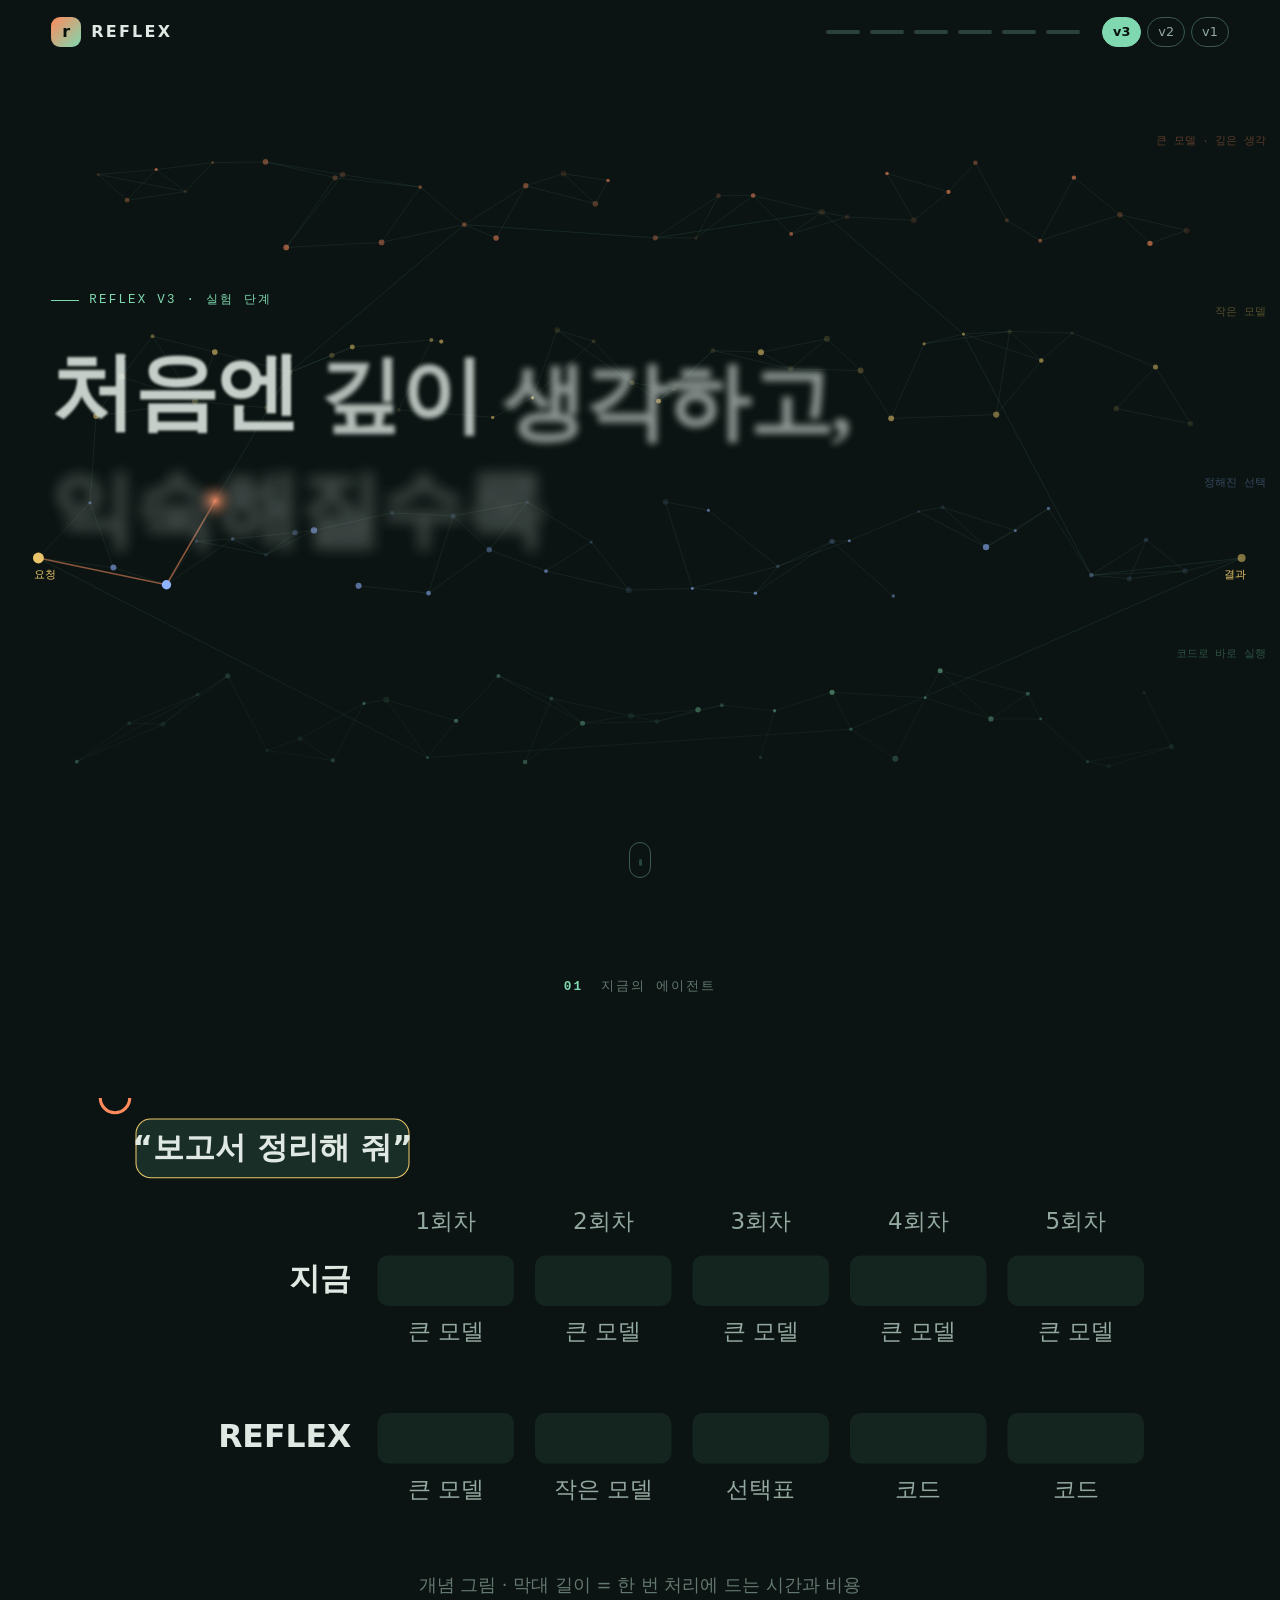
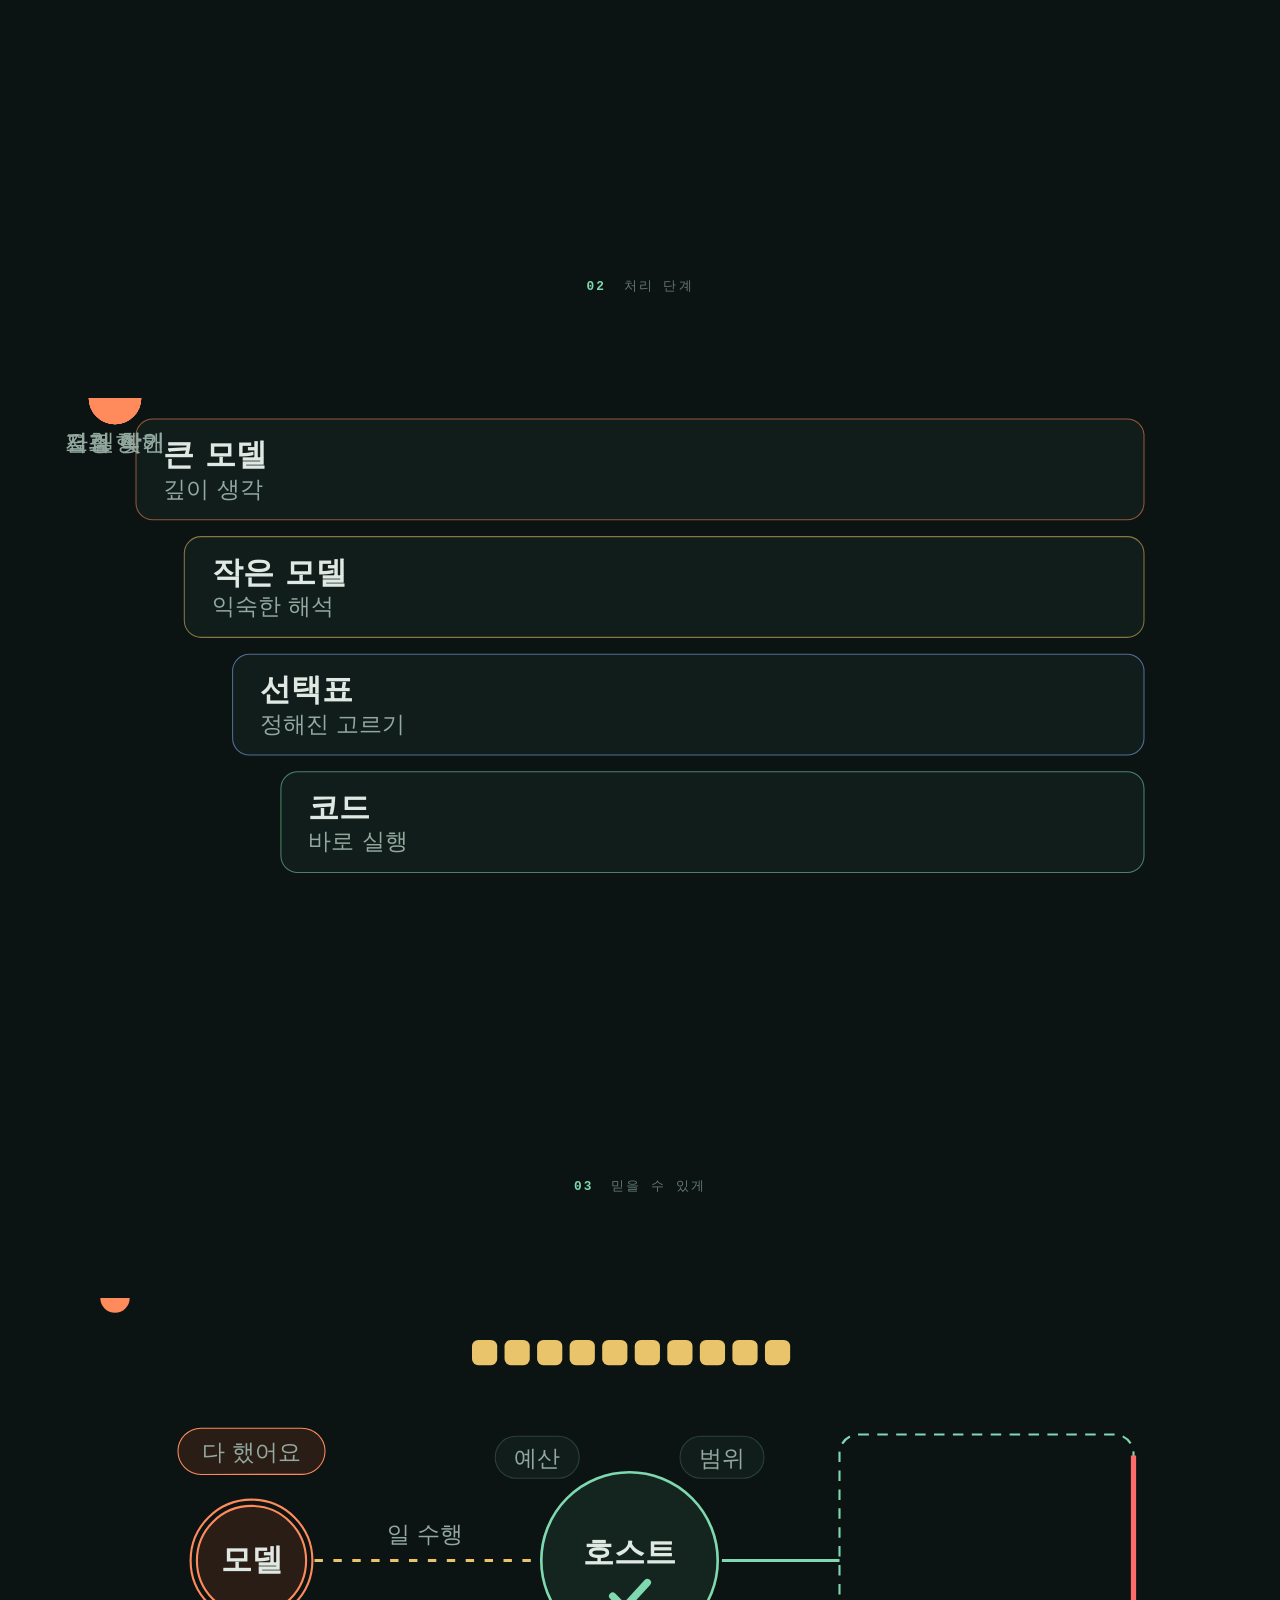
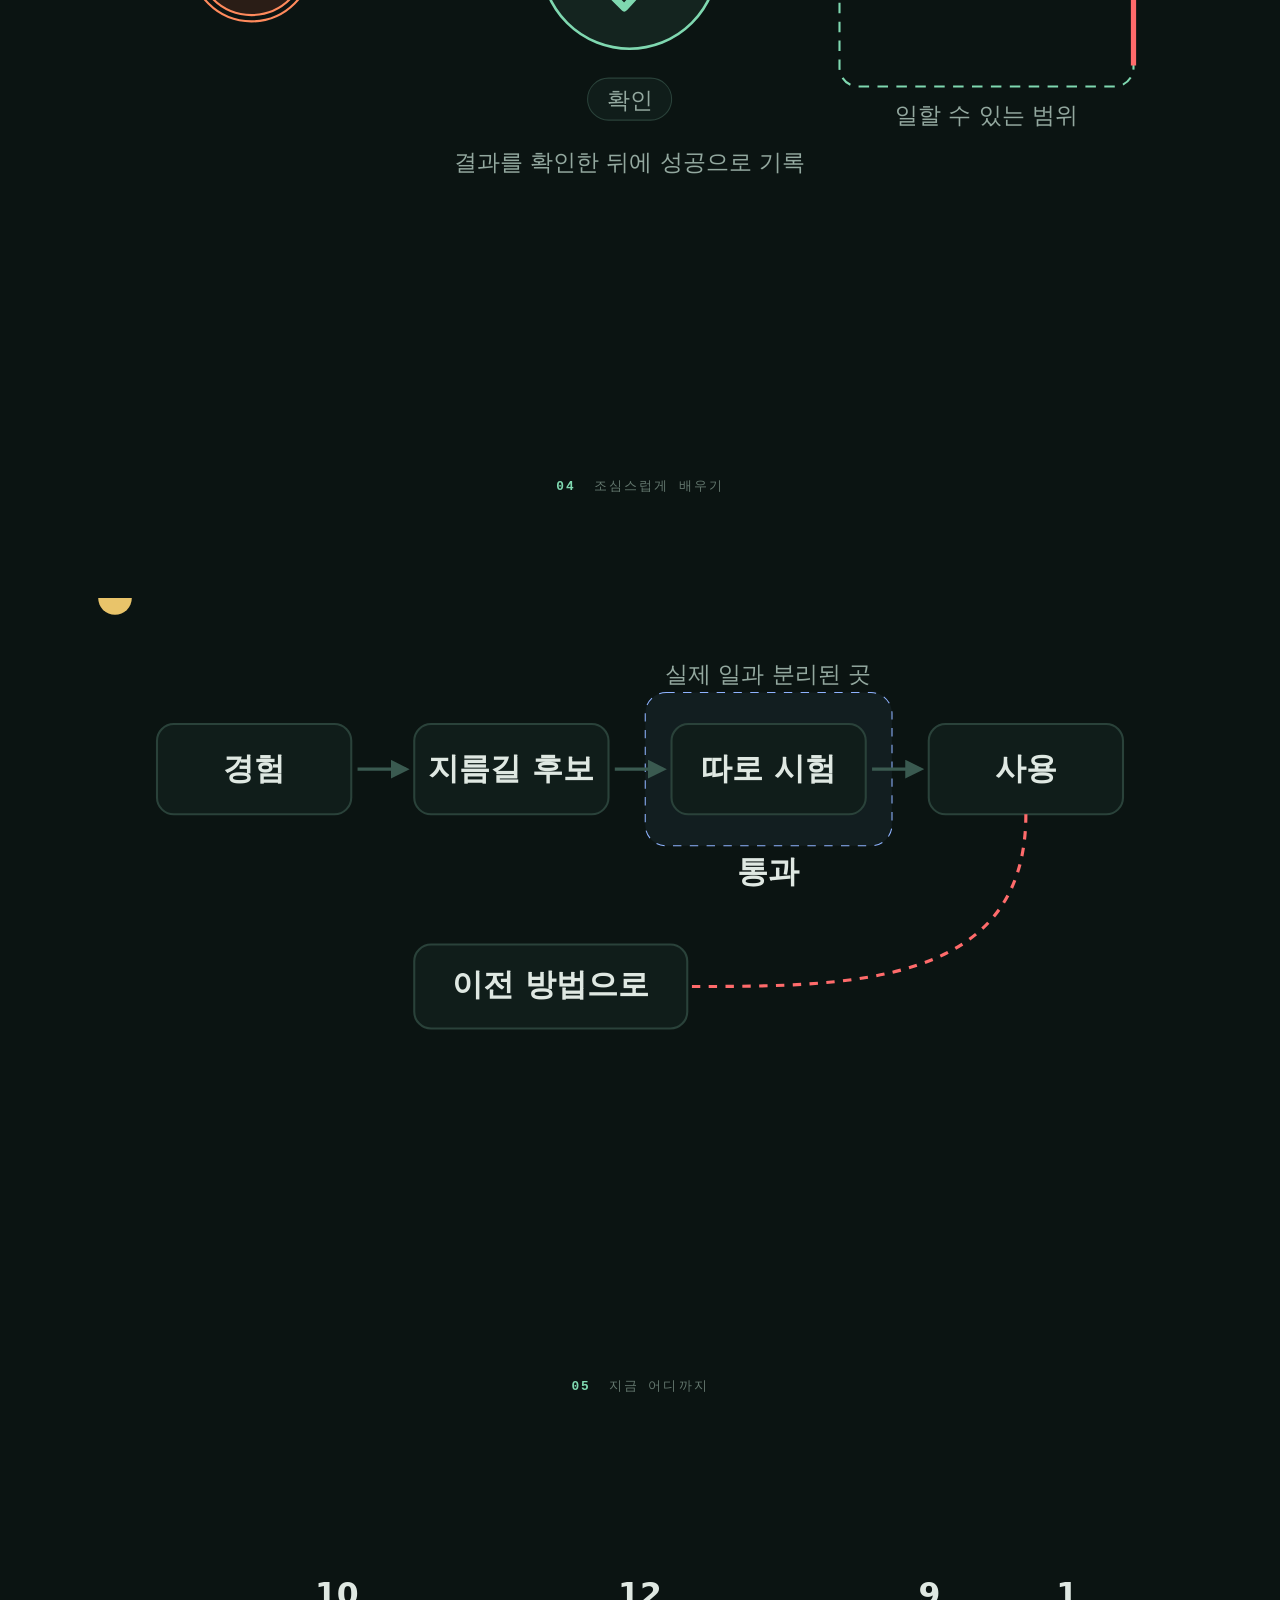
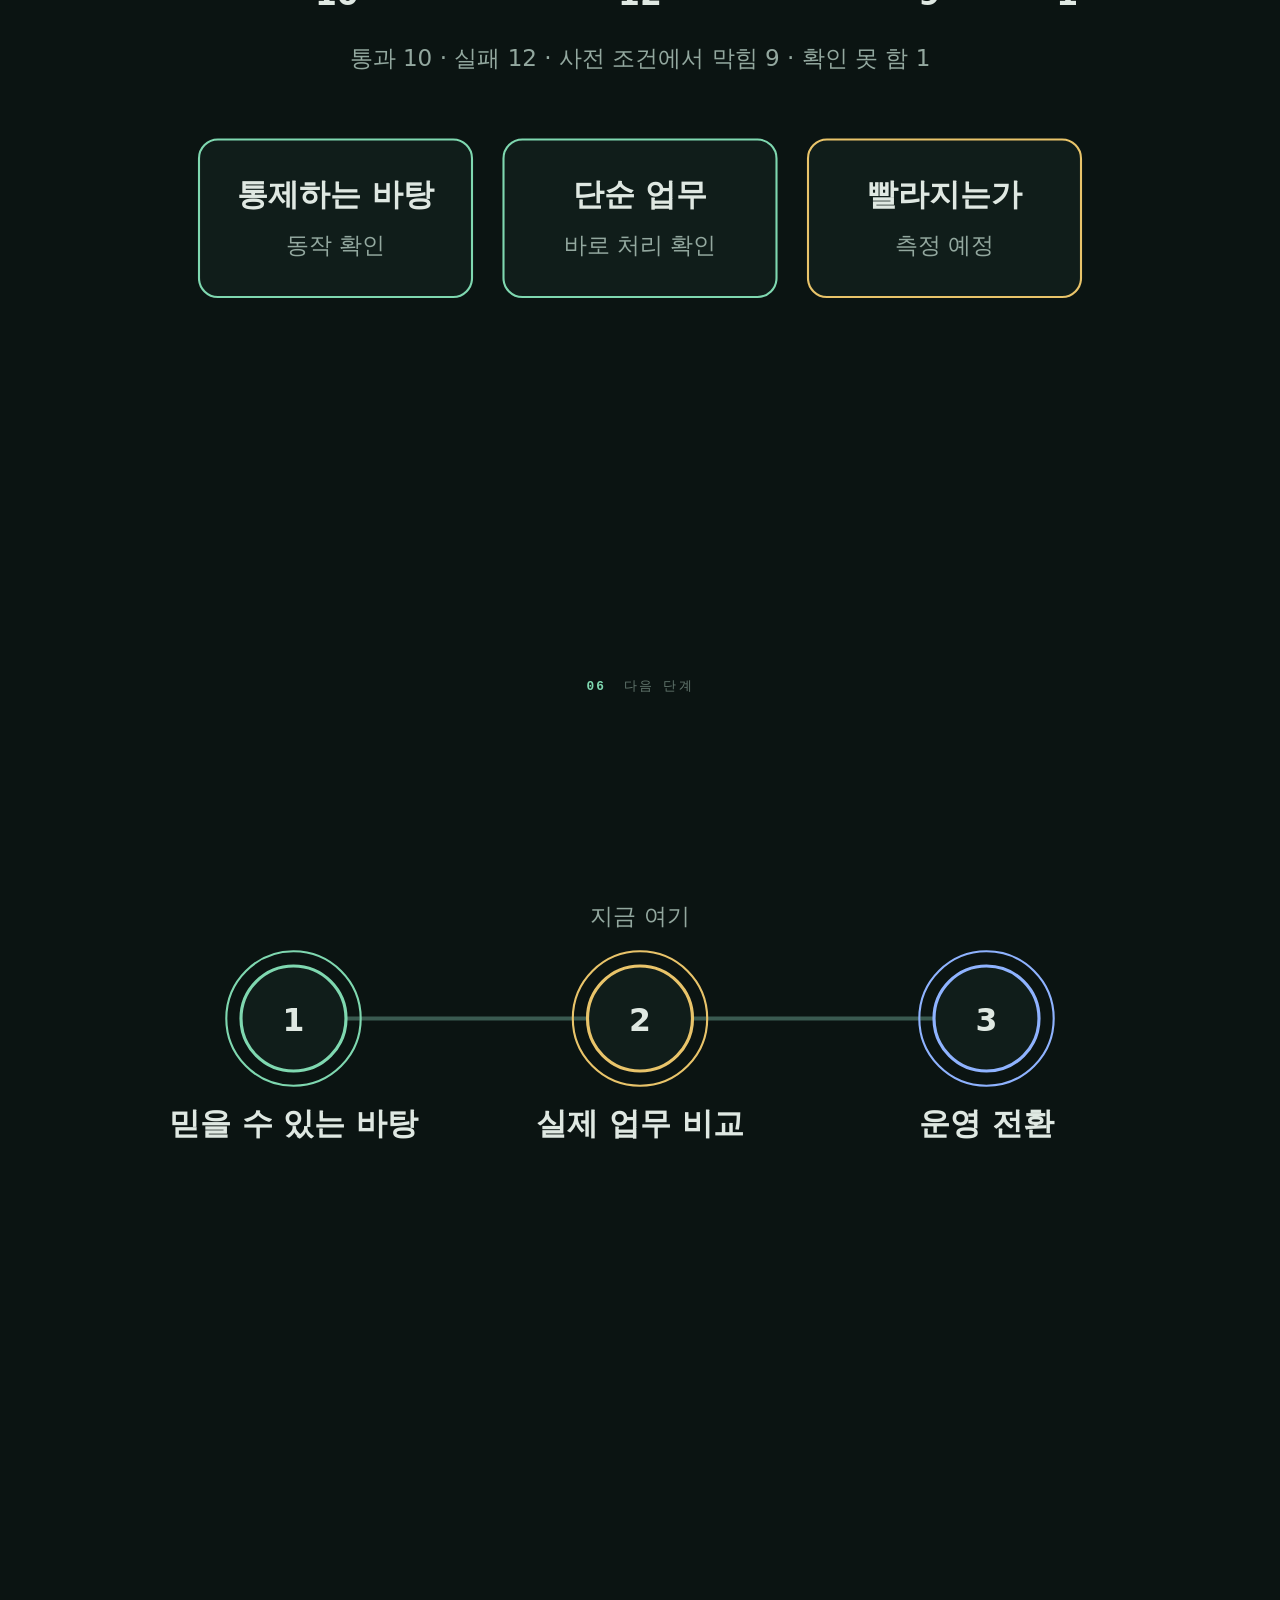
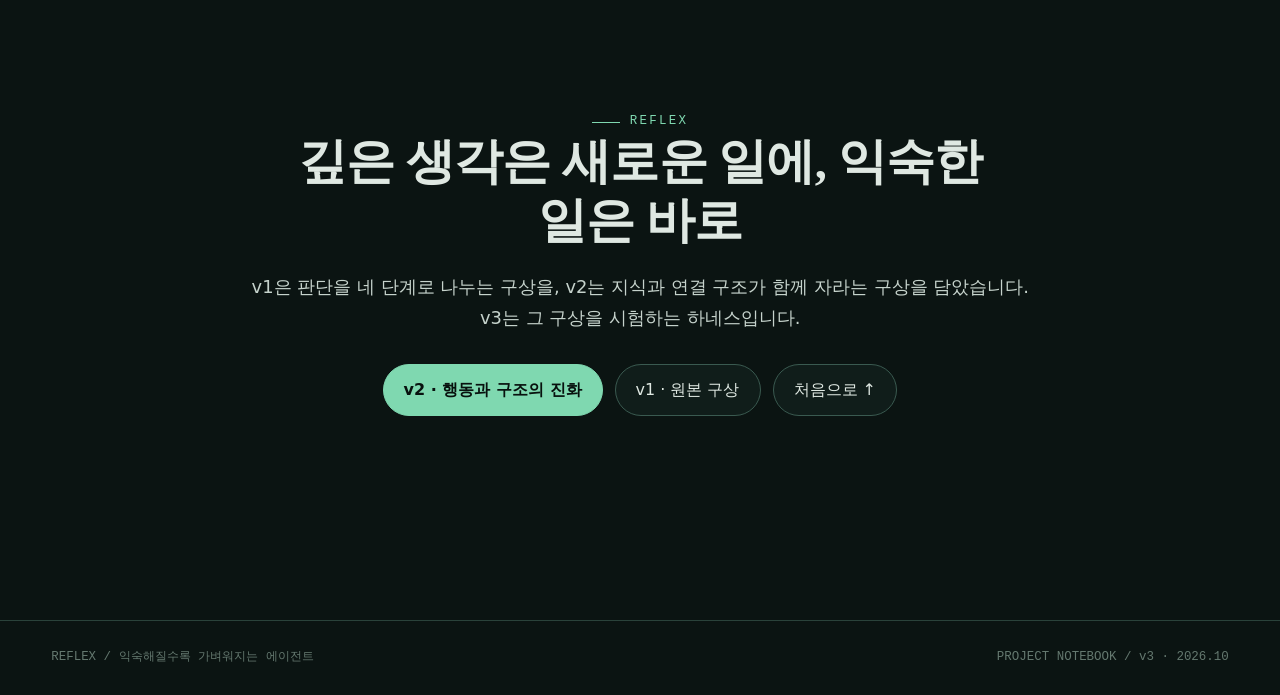
<file: index.html>
<!doctype html>
<html lang="ko">
<head>
  <meta charset="utf-8">
  <meta name="viewport" content="width=device-width, initial-scale=1">
  <meta http-equiv="refresh" content="0; url=versions/v3/">
  <meta name="description" content="REFLEX v3 — 검증 가능한 바닥 위에서 판단 경로를 짧게 만드는 에이전트 하네스 컨셉 문서.">
  <title>REFLEX Agent Concept</title>
</head>
<body>
  <main>
    <h1>REFLEX Agent Concept</h1>
    <p>최신 REFLEX v3 문서로 이동합니다. 자동으로 이동하지 않으면 <a href="versions/v3/">REFLEX v3 문서 열기</a>. 이전 버전: <a href="versions/v2/">v2</a> · <a href="versions/v1/">v1</a>.</p>
  </main>
</body>
</html>
</file>
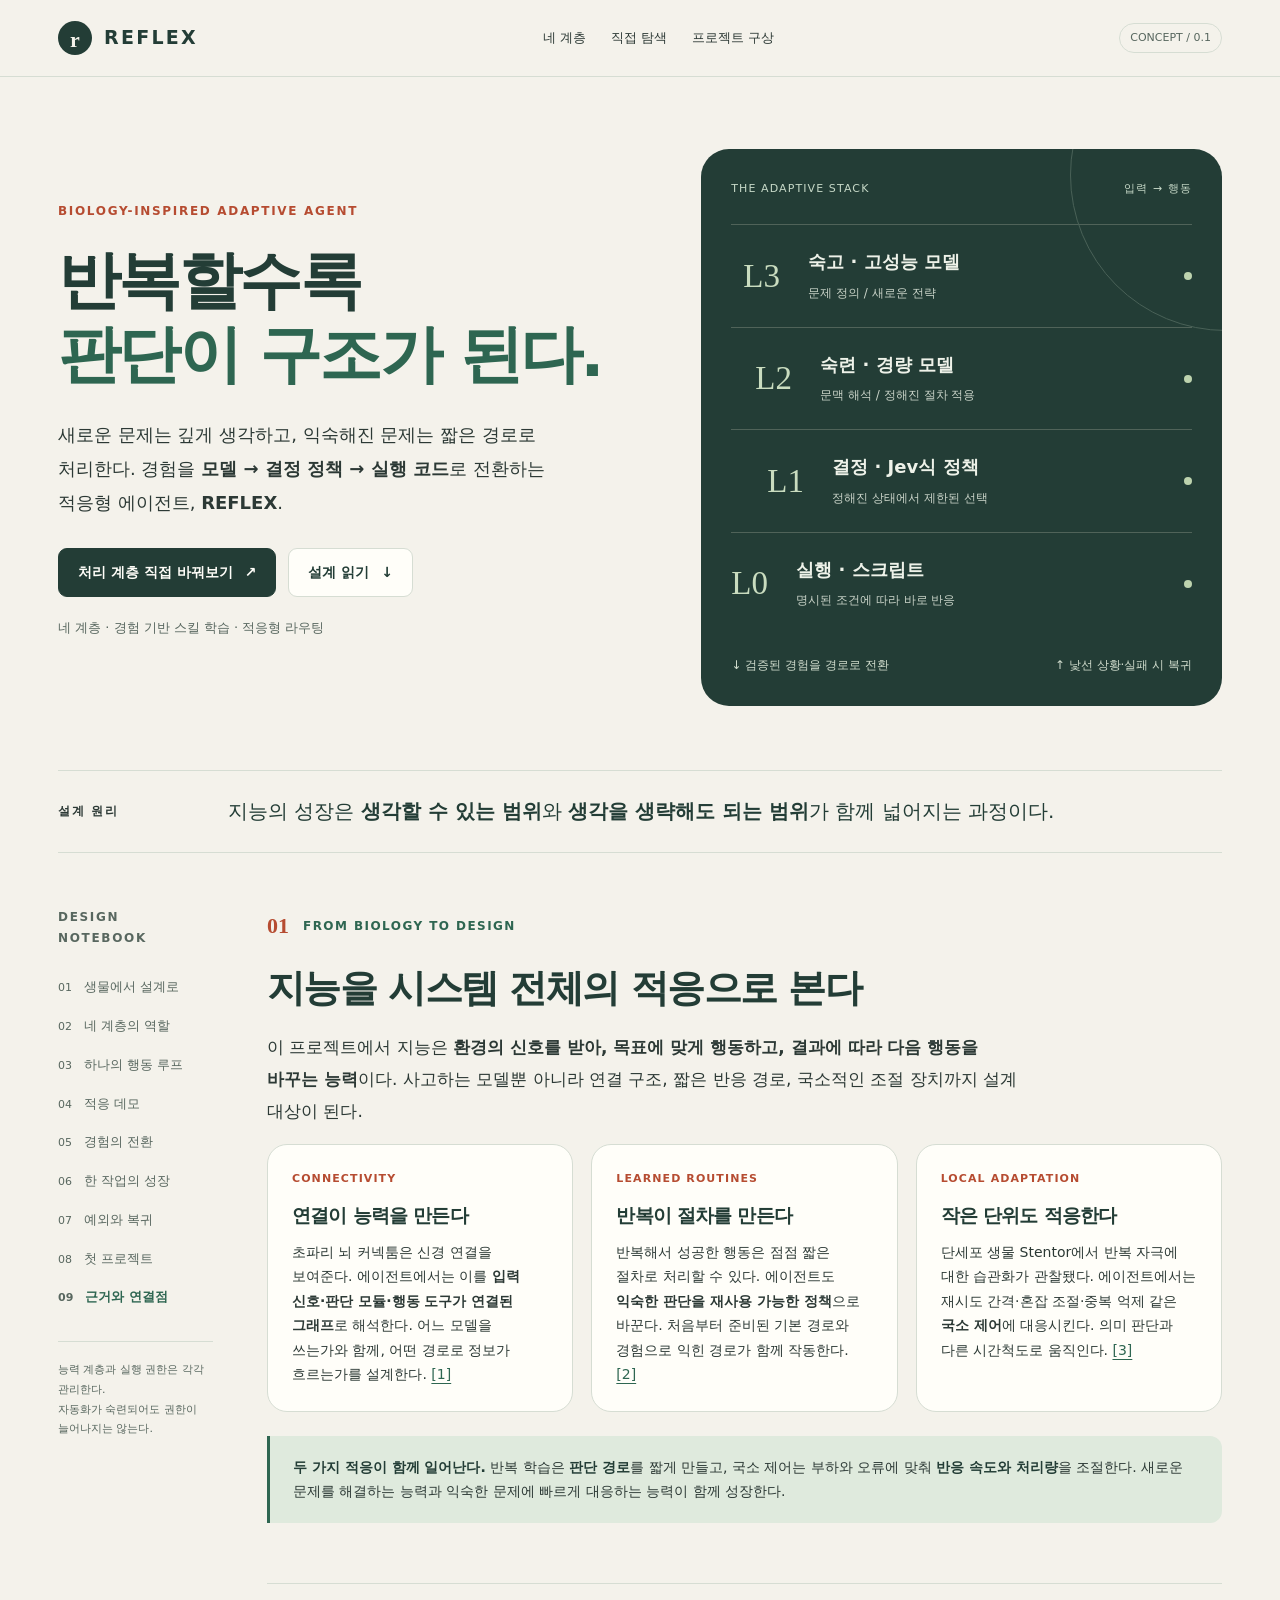
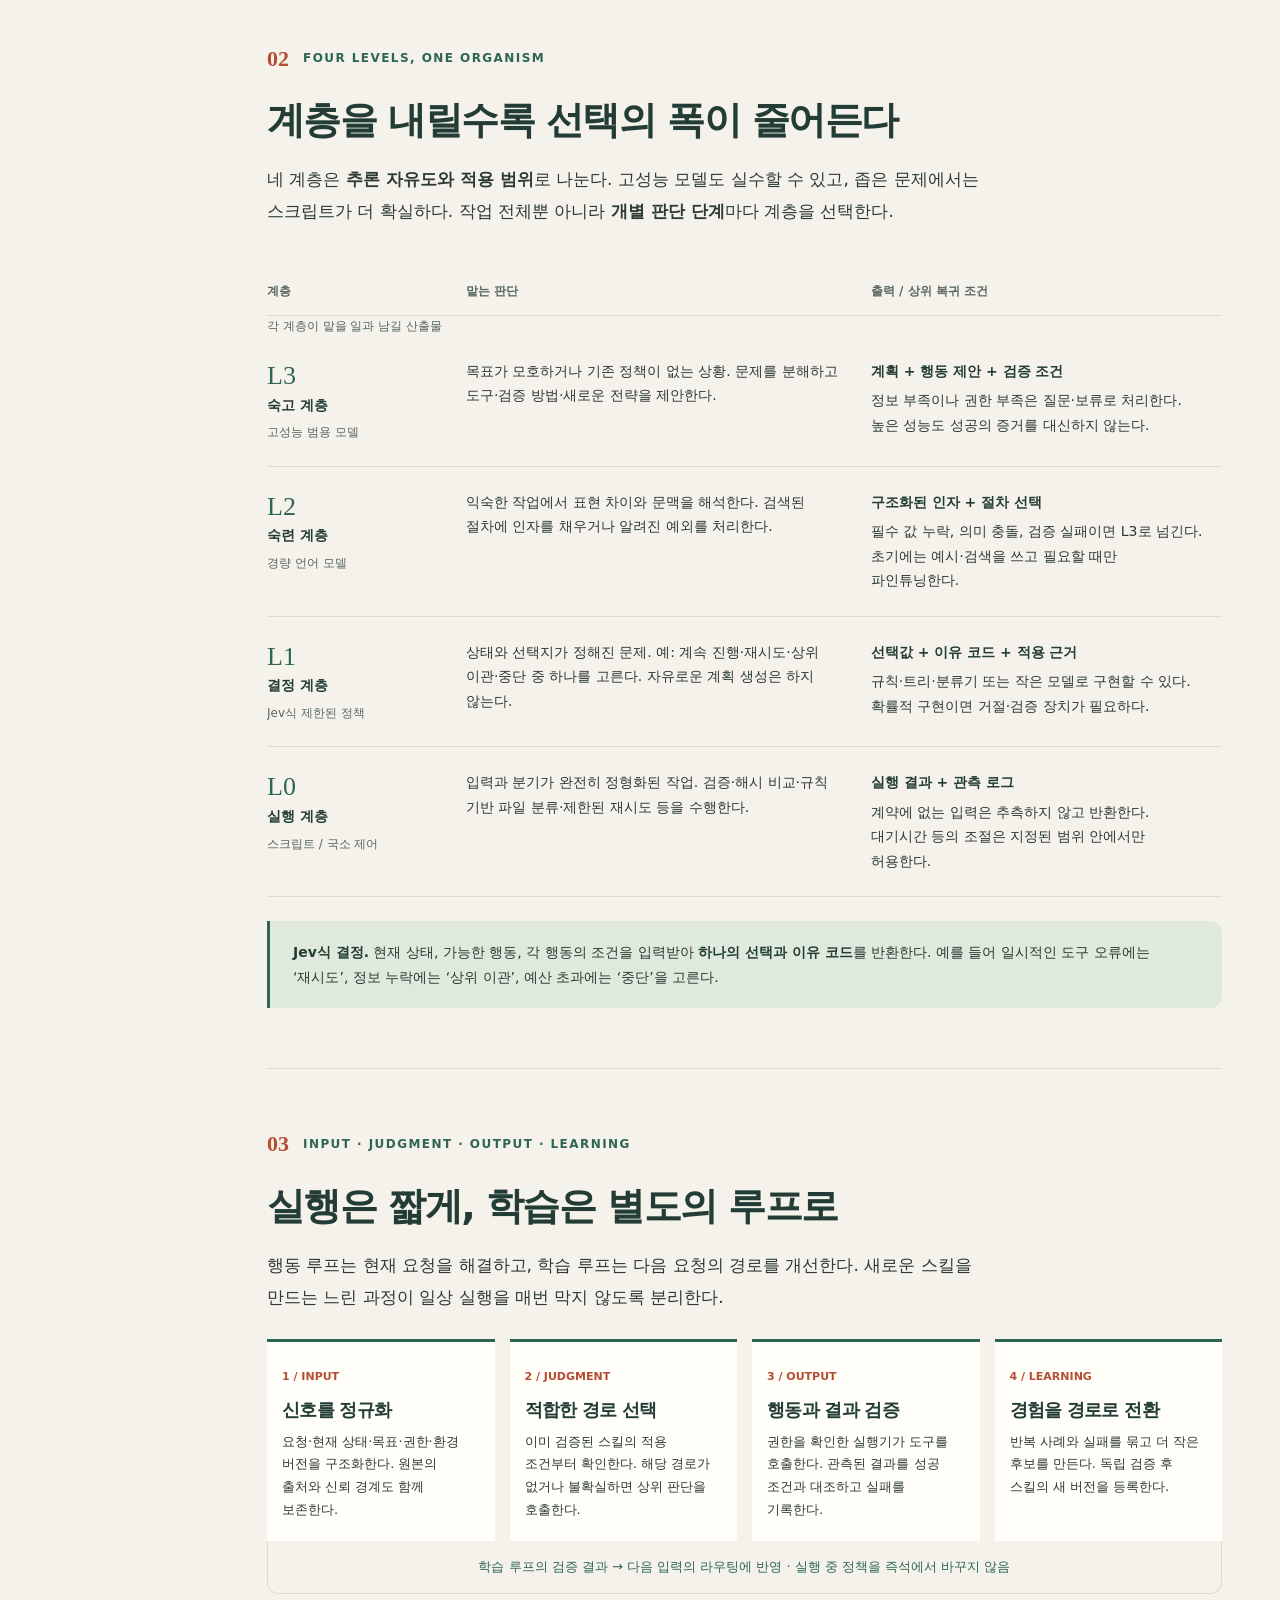
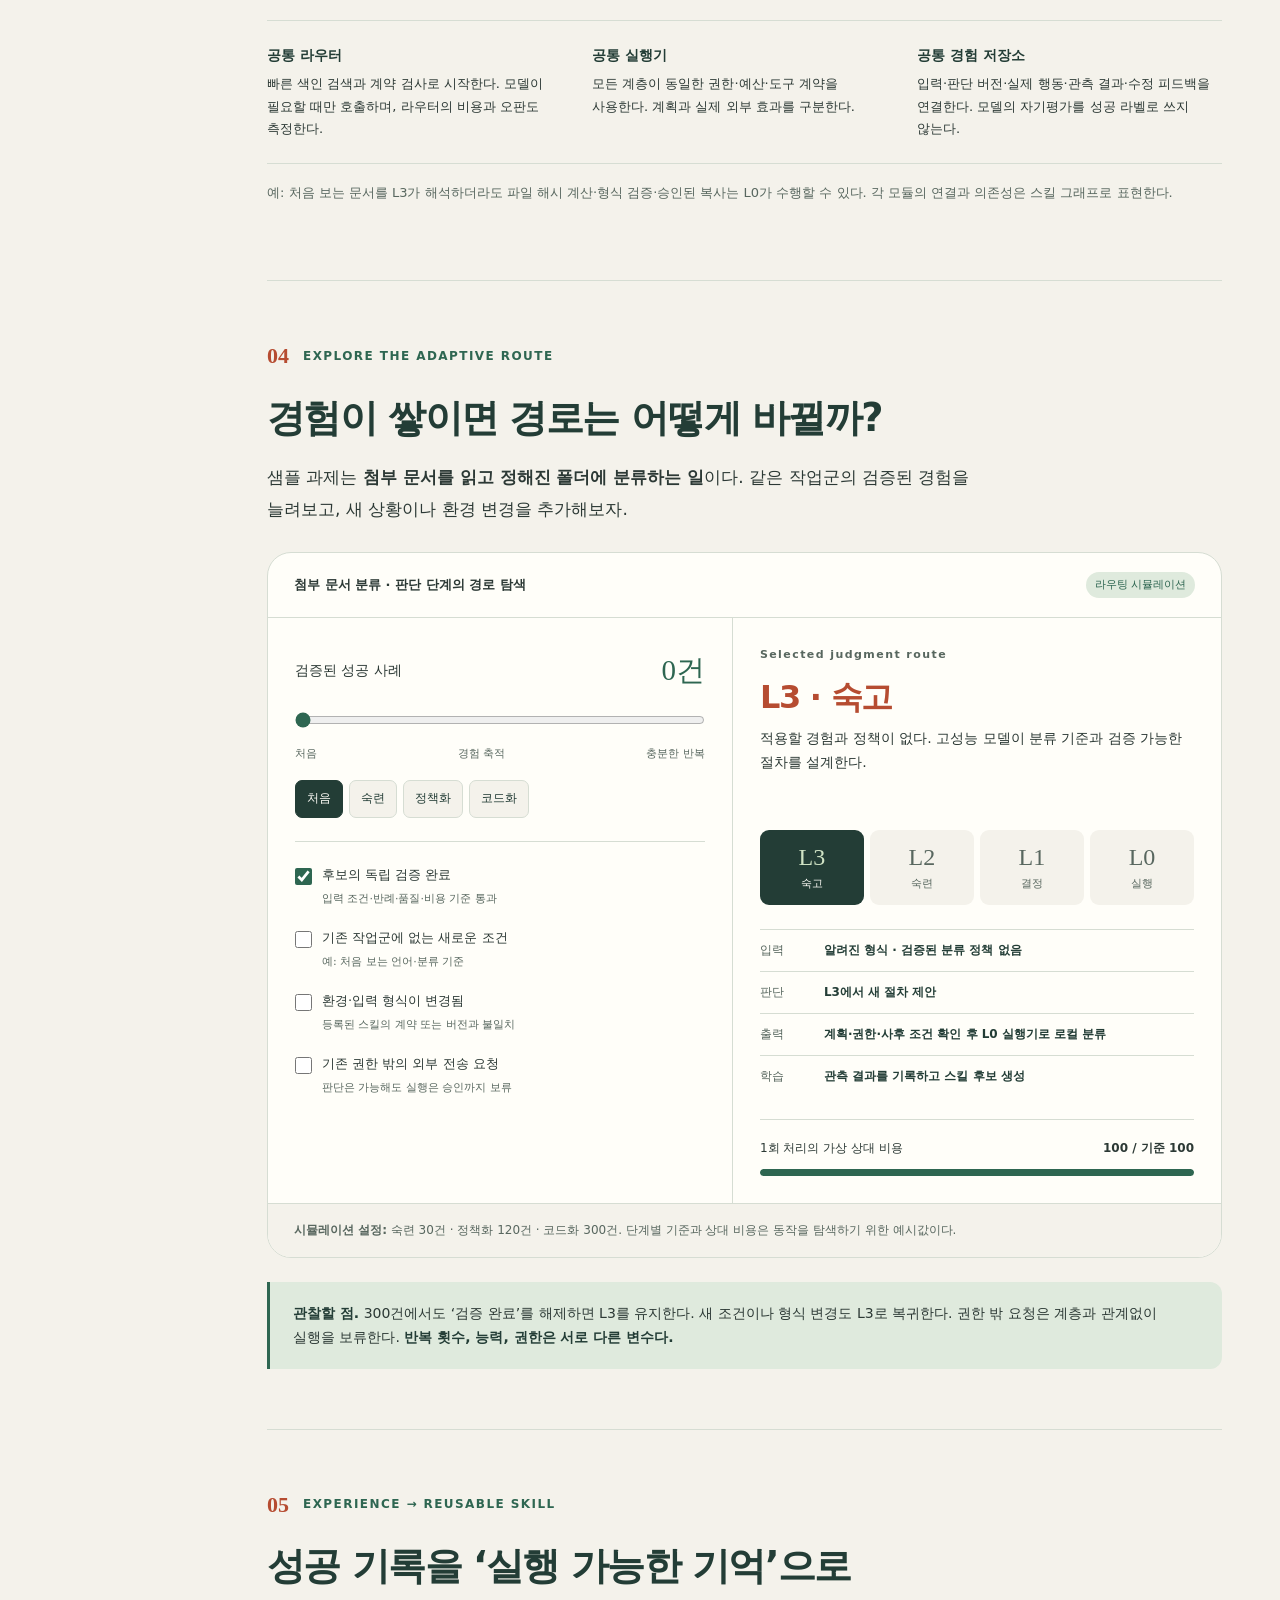
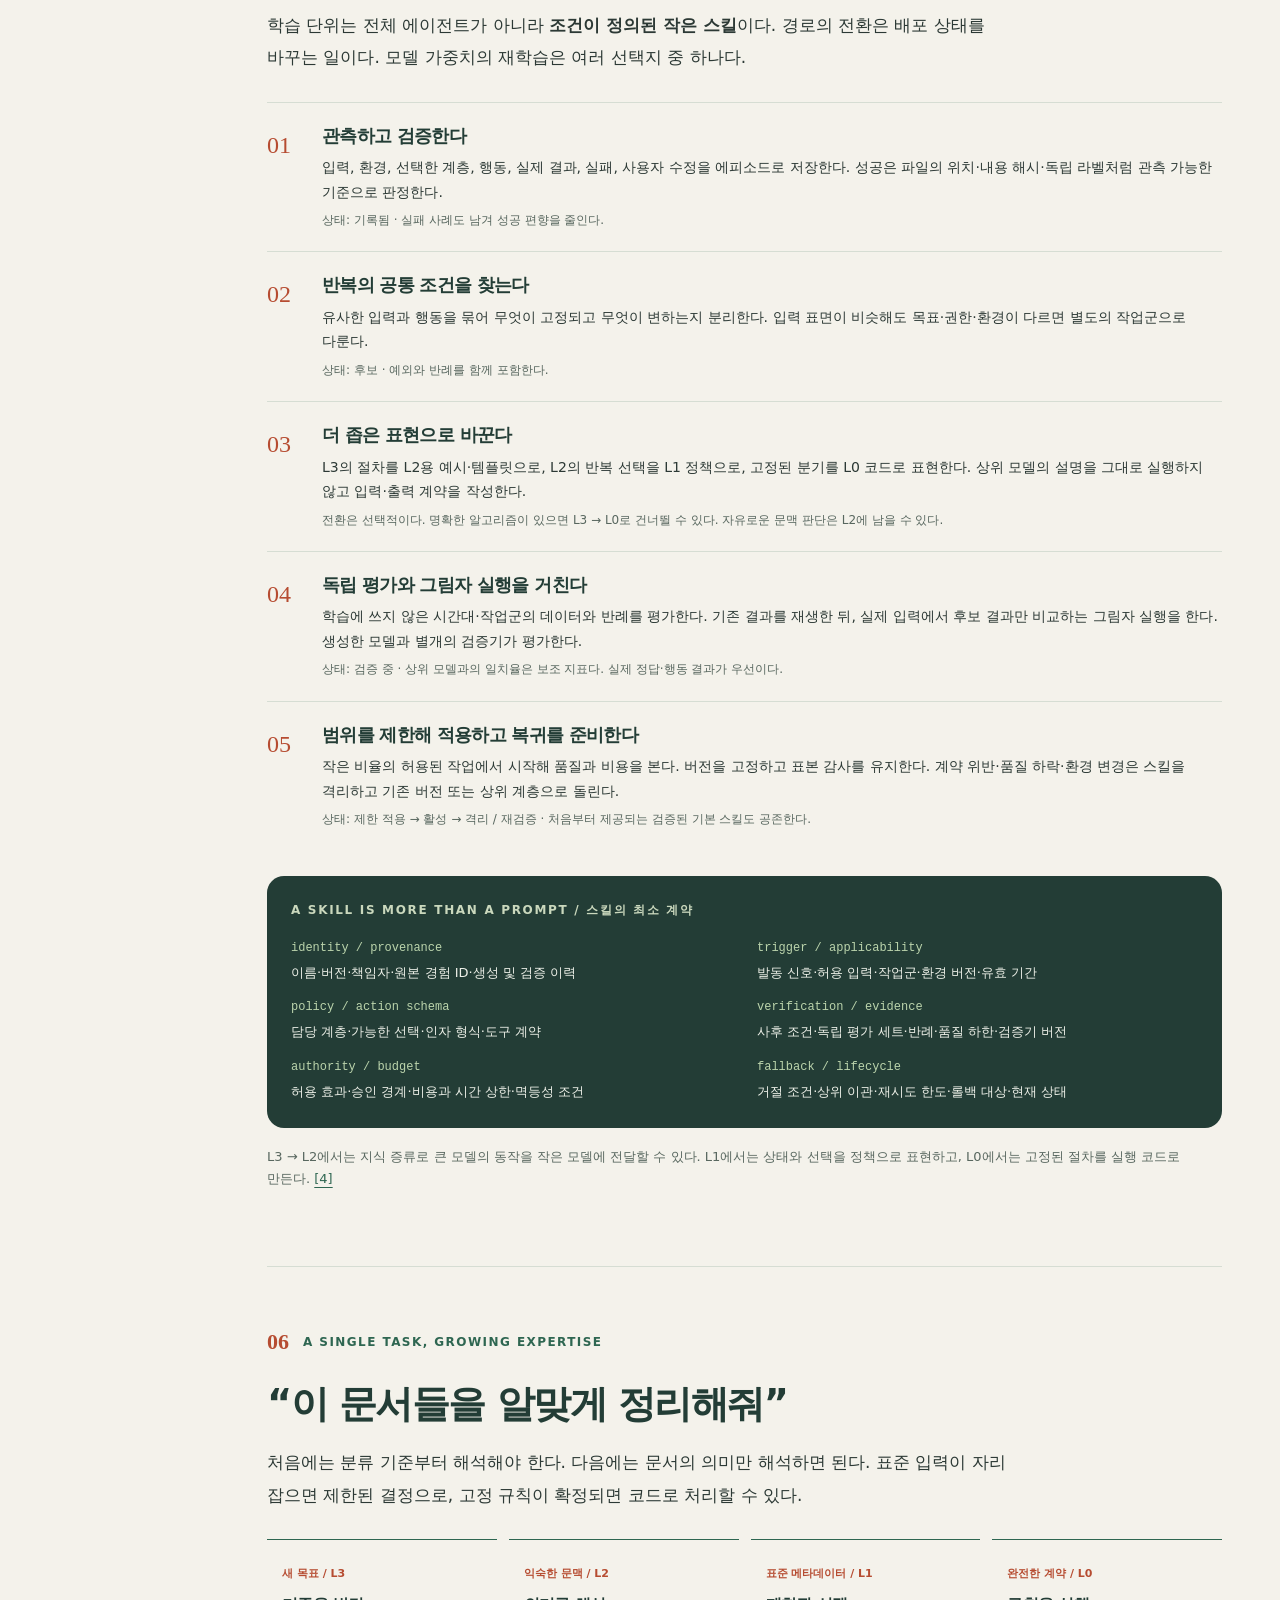
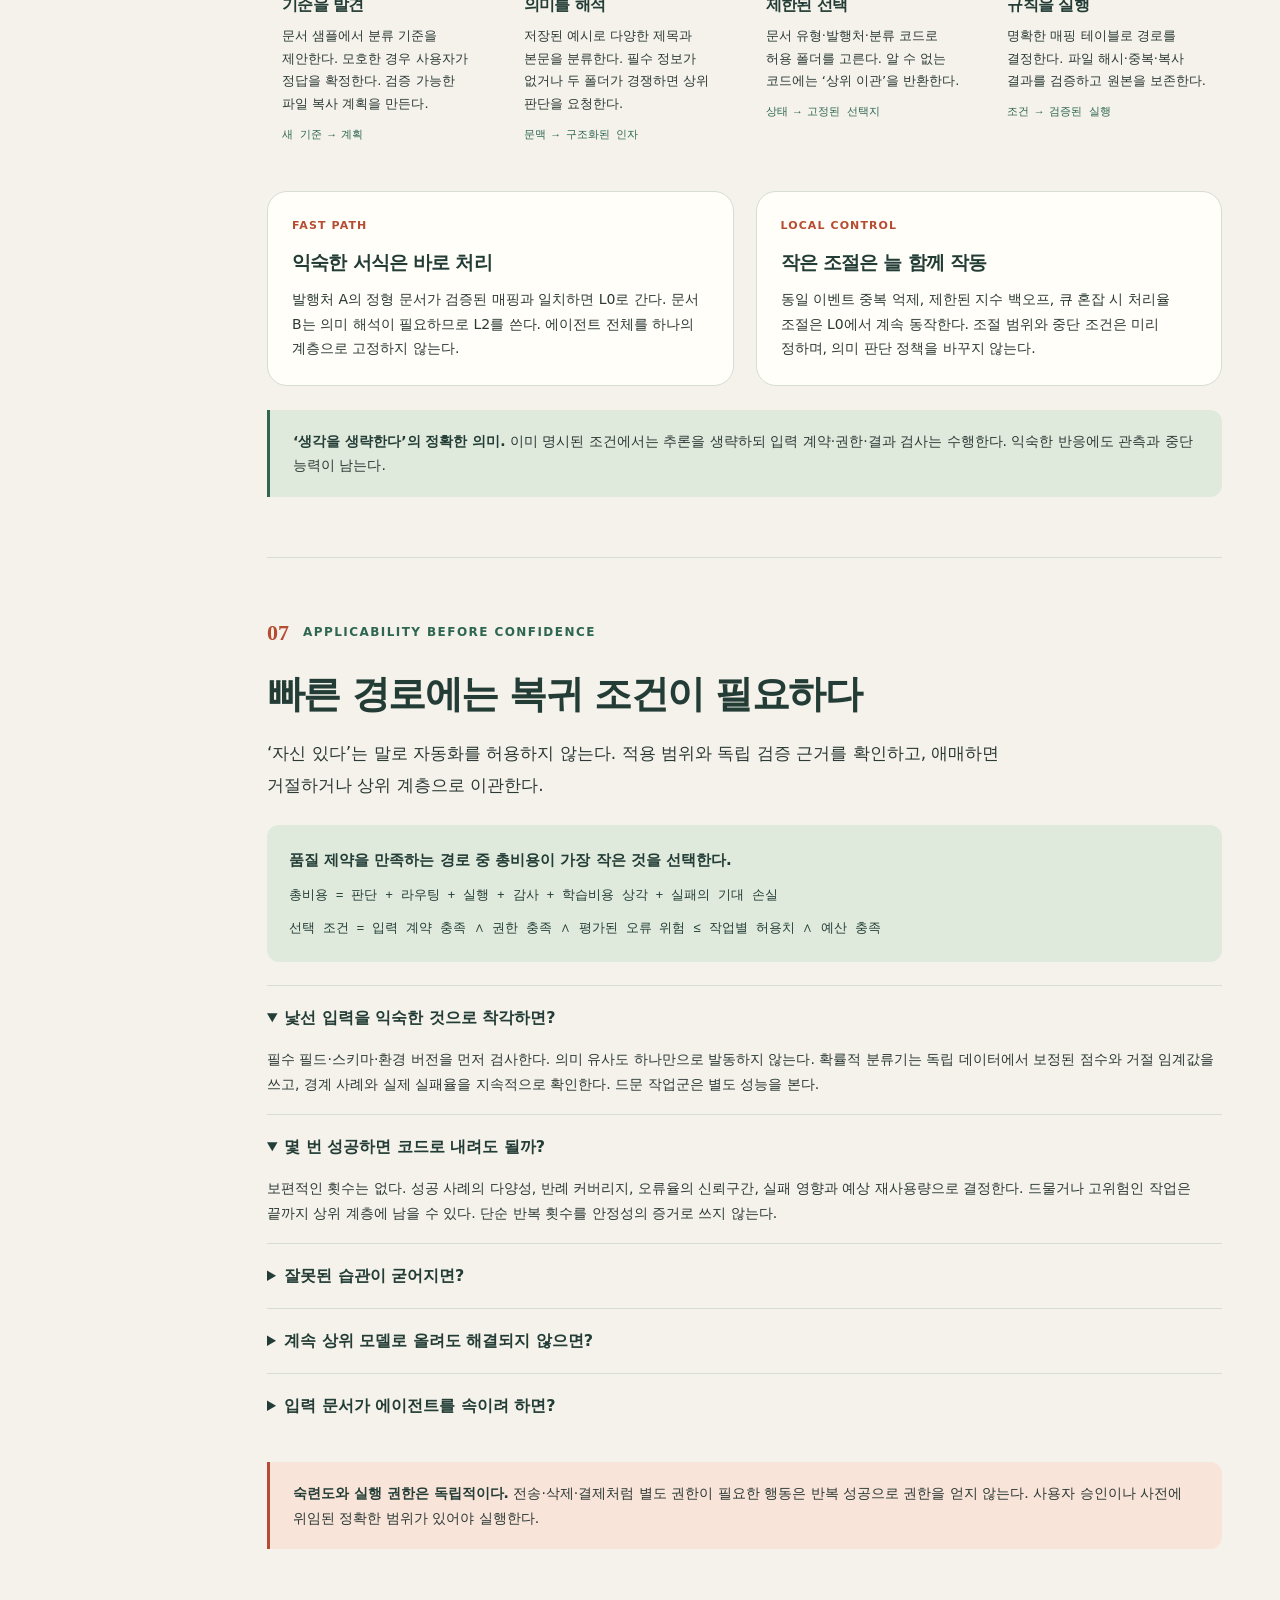
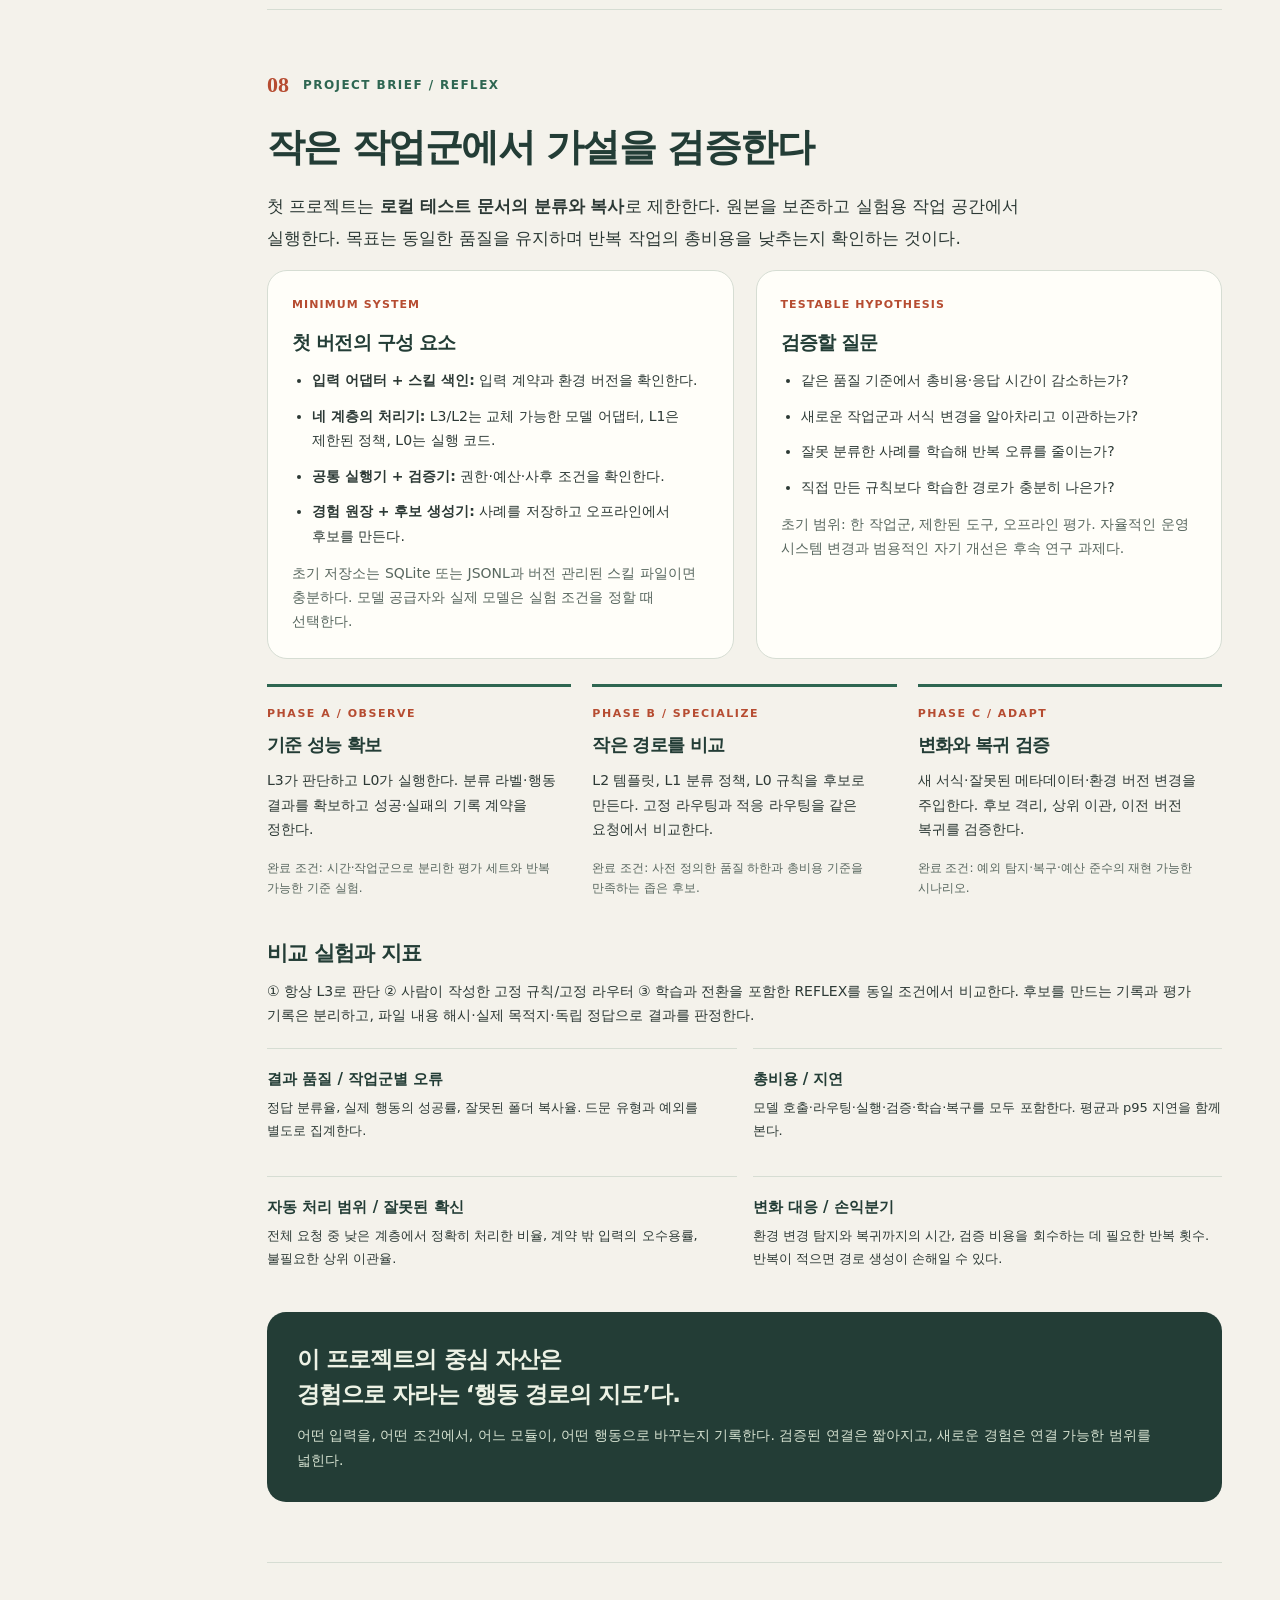
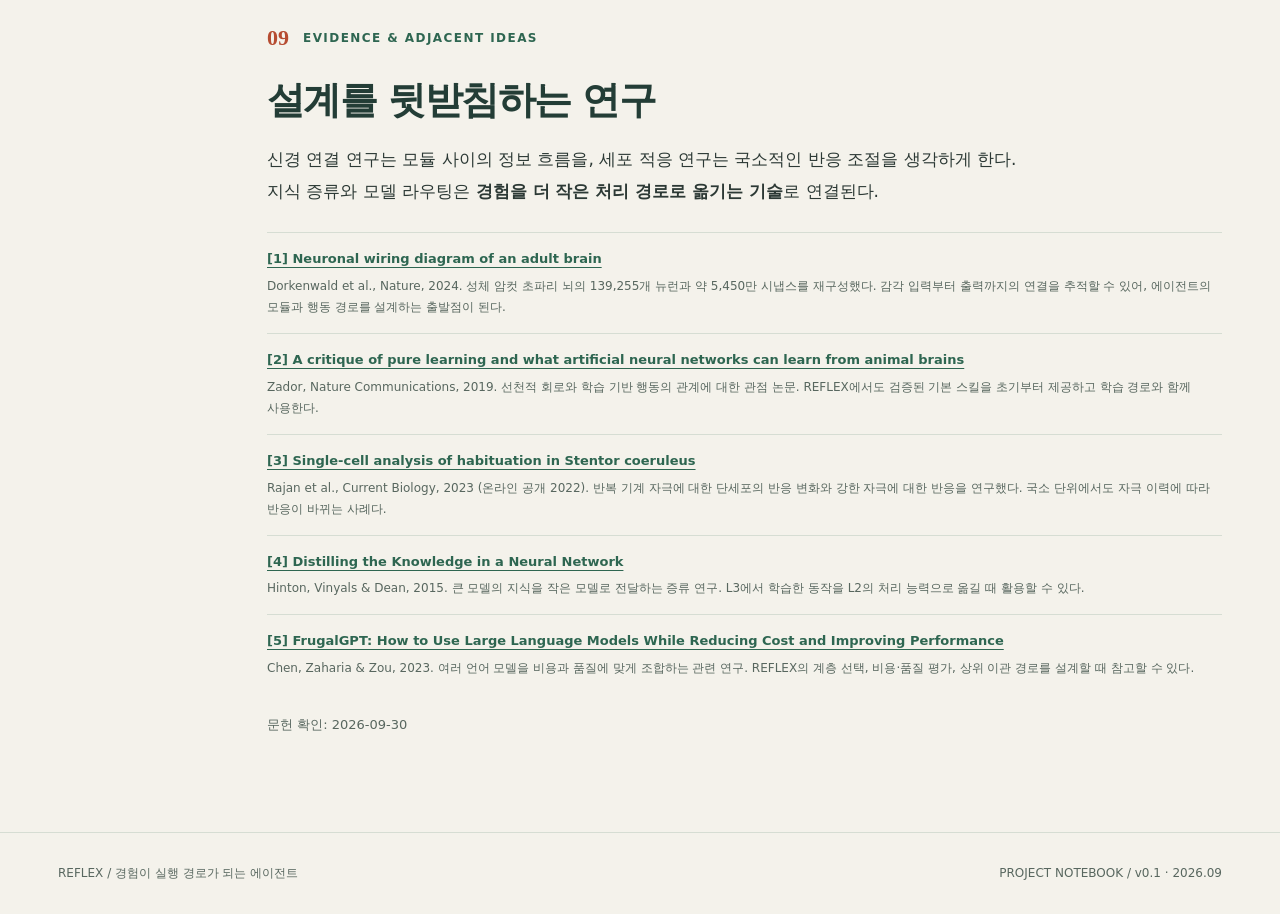
<file: versions/v1/index.html>
<!doctype html>
<html lang="ko">
<head>
  <meta charset="utf-8">
  <meta name="viewport" content="width=device-width, initial-scale=1">
  <meta name="description" content="경험을 검증된 반응 경로로 전환하는 네 계층 적응형 에이전트, REFLEX의 프로젝트 설계와 인터랙티브 데모.">
  <title>REFLEX — 경험이 실행 경로가 되는 에이전트</title>
  <link rel="stylesheet" href="assets/styles.css">
</head>
<body>
  <a class="skip" href="#concept">본문으로 이동</a>
  <header class="topbar">
    <div class="wrap">
      <a class="brand" href="#top"><span class="brand-mark" aria-hidden="true">r</span>REFLEX</a>
      <nav class="toplinks" aria-label="주요 이동"><a href="#layers">네 계층</a><a href="#demo">직접 탐색</a><a href="#build">프로젝트 구상</a></nav>
      <span class="version">CONCEPT / 0.1</span>
    </div>
  </header>
  <main id="top" class="wrap">
    <div class="hero">
      <div>
        <div class="eyebrow">Biology-inspired adaptive agent</div>
        <h1>반복할수록<br><em>판단이 구조가 된다.</em></h1>
        <p class="intro">새로운 문제는 깊게 생각하고, 익숙해진 문제는 짧은 경로로 처리한다. 경험을 <strong>모델 → 결정 정책 → 실행 코드</strong>로 전환하는 적응형 에이전트, <strong>REFLEX</strong>.</p>
        <div class="hero-actions"><a class="btn primary" href="#demo">처리 계층 직접 바꿔보기 <span aria-hidden="true">↗</span></a><a class="btn" href="#concept">설계 읽기 <span aria-hidden="true">↓</span></a></div>
        <p class="small">네 계층 · 경험 기반 스킬 학습 · 적응형 라우팅</p>
      </div>
      <div class="hero-figure" role="img" aria-label="네 계층: L3 숙고, L2 숙련, L1 제한된 결정, L0 결정론적 실행. 검증된 경험은 아래 계층으로 전환하고 예외는 위 계층으로 복귀한다.">
        <div class="figure-title"><span>THE ADAPTIVE STACK</span><span>입력 → 행동</span></div>
        <div class="stratum"><div class="level">L3</div><div><strong>숙고 · 고성능 모델</strong><span>문제 정의 / 새로운 전략</span></div><i class="dot" aria-hidden="true"></i></div>
        <div class="stratum"><div class="level">L2</div><div><strong>숙련 · 경량 모델</strong><span>문맥 해석 / 정해진 절차 적용</span></div><i class="dot" aria-hidden="true"></i></div>
        <div class="stratum"><div class="level">L1</div><div><strong>결정 · Jev식 정책</strong><span>정해진 상태에서 제한된 선택</span></div><i class="dot" aria-hidden="true"></i></div>
        <div class="stratum"><div class="level">L0</div><div><strong>실행 · 스크립트</strong><span>명시된 조건에 따라 바로 반응</span></div><i class="dot" aria-hidden="true"></i></div>
        <div class="figure-foot"><span>↓ 검증된 경험을 경로로 전환</span><span>↑ 낯선 상황·실패 시 복귀</span></div>
      </div>
    </div>
    <div class="thesis"><div class="eyebrow">설계 원리</div><p>지능의 성장은 <strong>생각할 수 있는 범위</strong>와 <strong>생각을 생략해도 되는 범위</strong>가 함께 넓어지는 과정이다.</p></div>
    <div class="doc-layout">
      <aside class="sidenav" aria-label="목차">
        <div class="eyebrow">Design notebook</div>
        <a href="#concept"><span>01</span>생물에서 설계로</a><a href="#layers"><span>02</span>네 계층의 역할</a><a href="#loop"><span>03</span>하나의 행동 루프</a><a href="#demo"><span>04</span>적응 데모</a><a href="#learning"><span>05</span>경험의 전환</a><a href="#example"><span>06</span>한 작업의 성장</a><a href="#limits"><span>07</span>예외와 복귀</a><a href="#build"><span>08</span>첫 프로젝트</a><a href="#sources"><span>09</span>근거와 연결점</a>
        <p class="side-note">능력 계층과 실행 권한은 각각 관리한다.<br>자동화가 숙련되어도 권한이 늘어나지는 않는다.</p>
      </aside>
      <div>
        <section id="concept" class="section">
          <div class="section-kicker"><span class="num">01</span>From biology to design</div>
          <h2>지능을 시스템 전체의 적응으로 본다</h2>
          <p class="lead">이 프로젝트에서 지능은 <strong>환경의 신호를 받아, 목표에 맞게 행동하고, 결과에 따라 다음 행동을 바꾸는 능력</strong>이다. 사고하는 모델뿐 아니라 연결 구조, 짧은 반응 경로, 국소적인 조절 장치까지 설계 대상이 된다.</p>
          <div class="grid-3">
            <article class="card"><span class="tag">CONNECTIVITY</span><h3>연결이 능력을 만든다</h3><p>초파리 뇌 커넥툼은 신경 연결을 보여준다. 에이전트에서는 이를 <strong>입력 신호·판단 모듈·행동 도구가 연결된 그래프</strong>로 해석한다. 어느 모델을 쓰는가와 함께, 어떤 경로로 정보가 흐르는가를 설계한다. <a href="#ref-fly" aria-label="초파리 커넥툼 출처">[1]</a></p></article>
            <article class="card"><span class="tag">LEARNED ROUTINES</span><h3>반복이 절차를 만든다</h3><p>반복해서 성공한 행동은 점점 짧은 절차로 처리할 수 있다. 에이전트도 <strong>익숙한 판단을 재사용 가능한 정책</strong>으로 바꾼다. 처음부터 준비된 기본 경로와 경험으로 익힌 경로가 함께 작동한다. <a href="#ref-innate">[2]</a></p></article>
            <article class="card"><span class="tag">LOCAL ADAPTATION</span><h3>작은 단위도 적응한다</h3><p>단세포 생물 Stentor에서 반복 자극에 대한 습관화가 관찰됐다. 에이전트에서는 재시도 간격·혼잡 조절·중복 억제 같은 <strong>국소 제어</strong>에 대응시킨다. 의미 판단과 다른 시간척도로 움직인다. <a href="#ref-cell">[3]</a></p></article>
          </div>
          <div class="callout"><p><strong>두 가지 적응이 함께 일어난다.</strong> 반복 학습은 <strong>판단 경로</strong>를 짧게 만들고, 국소 제어는 부하와 오류에 맞춰 <strong>반응 속도와 처리량</strong>을 조절한다. 새로운 문제를 해결하는 능력과 익숙한 문제에 빠르게 대응하는 능력이 함께 성장한다.</p></div>
        </section>
        <section id="layers" class="section">
          <div class="section-kicker"><span class="num">02</span>Four levels, one organism</div>
          <h2>계층을 내릴수록 선택의 폭이 줄어든다</h2>
          <p class="lead">네 계층은 <strong>추론 자유도와 적용 범위</strong>로 나눈다. 고성능 모델도 실수할 수 있고, 좁은 문제에서는 스크립트가 더 확실하다. 작업 전체뿐 아니라 <strong>개별 판단 단계</strong>마다 계층을 선택한다.</p>
          <div class="table-wrap"><table class="layer-table">
            <caption class="small" style="text-align:left">각 계층이 맡을 일과 남길 산출물</caption>
            <thead><tr><th scope="col">계층</th><th scope="col">맡는 판단</th><th scope="col">출력 / 상위 복귀 조건</th></tr></thead>
            <tbody>
              <tr><td><span class="layer-label">L3</span><strong>숙고 계층</strong><span class="small">고성능 범용 모델</span></td><td>목표가 모호하거나 기존 정책이 없는 상황. 문제를 분해하고 도구·검증 방법·새로운 전략을 제안한다.</td><td><strong>계획 + 행동 제안 + 검증 조건</strong>정보 부족이나 권한 부족은 질문·보류로 처리한다. 높은 성능도 성공의 증거를 대신하지 않는다.</td></tr>
              <tr><td><span class="layer-label">L2</span><strong>숙련 계층</strong><span class="small">경량 언어 모델</span></td><td>익숙한 작업에서 표현 차이와 문맥을 해석한다. 검색된 절차에 인자를 채우거나 알려진 예외를 처리한다.</td><td><strong>구조화된 인자 + 절차 선택</strong>필수 값 누락, 의미 충돌, 검증 실패이면 L3로 넘긴다. 초기에는 예시·검색을 쓰고 필요할 때만 파인튜닝한다.</td></tr>
              <tr><td><span class="layer-label">L1</span><strong>결정 계층</strong><span class="small">Jev식 제한된 정책</span></td><td>상태와 선택지가 정해진 문제. 예: 계속 진행·재시도·상위 이관·중단 중 하나를 고른다. 자유로운 계획 생성은 하지 않는다.</td><td><strong>선택값 + 이유 코드 + 적용 근거</strong>규칙·트리·분류기 또는 작은 모델로 구현할 수 있다. 확률적 구현이면 거절·검증 장치가 필요하다.</td></tr>
              <tr><td><span class="layer-label">L0</span><strong>실행 계층</strong><span class="small">스크립트 / 국소 제어</span></td><td>입력과 분기가 완전히 정형화된 작업. 검증·해시 비교·규칙 기반 파일 분류·제한된 재시도 등을 수행한다.</td><td><strong>실행 결과 + 관측 로그</strong>계약에 없는 입력은 추측하지 않고 반환한다. 대기시간 등의 조절은 지정된 범위 안에서만 허용한다.</td></tr>
            </tbody>
          </table></div>
          <div class="callout"><p><strong>Jev식 결정.</strong> 현재 상태, 가능한 행동, 각 행동의 조건을 입력받아 <strong>하나의 선택과 이유 코드</strong>를 반환한다. 예를 들어 일시적인 도구 오류에는 ‘재시도’, 정보 누락에는 ‘상위 이관’, 예산 초과에는 ‘중단’을 고른다.</p></div>
        </section>
        <section id="loop" class="section">
          <div class="section-kicker"><span class="num">03</span>Input · judgment · output · learning</div>
          <h2>실행은 짧게, 학습은 별도의 루프로</h2>
          <p class="lead">행동 루프는 현재 요청을 해결하고, 학습 루프는 다음 요청의 경로를 개선한다. 새로운 스킬을 만드는 느린 과정이 일상 실행을 매번 막지 않도록 분리한다.</p>
          <div class="loop" aria-label="입력, 판단, 출력, 학습의 네 단계">
            <div class="loop-step"><span class="step-index">1 / INPUT</span><h3>신호를 정규화</h3><p>요청·현재 상태·목표·권한·환경 버전을 구조화한다. 원본의 출처와 신뢰 경계도 함께 보존한다.</p></div>
            <div class="loop-step"><span class="step-index">2 / JUDGMENT</span><h3>적합한 경로 선택</h3><p>이미 검증된 스킬의 적용 조건부터 확인한다. 해당 경로가 없거나 불확실하면 상위 판단을 호출한다.</p></div>
            <div class="loop-step"><span class="step-index">3 / OUTPUT</span><h3>행동과 결과 검증</h3><p>권한을 확인한 실행기가 도구를 호출한다. 관측된 결과를 성공 조건과 대조하고 실패를 기록한다.</p></div>
            <div class="loop-step"><span class="step-index">4 / LEARNING</span><h3>경험을 경로로 전환</h3><p>반복 사례와 실패를 묶고 더 작은 후보를 만든다. 독립 검증 후 스킬의 새 버전을 등록한다.</p></div>
          </div>
          <div class="loop-feedback">학습 루프의 검증 결과 → 다음 입력의 라우팅에 반영 · 실행 중 정책을 즉석에서 바꾸지 않음</div>
          <div class="route-strip">
            <div><strong>공통 라우터</strong><p>빠른 색인 검색과 계약 검사로 시작한다. 모델이 필요할 때만 호출하며, 라우터의 비용과 오판도 측정한다.</p></div>
            <div><strong>공통 실행기</strong><p>모든 계층이 동일한 권한·예산·도구 계약을 사용한다. 계획과 실제 외부 효과를 구분한다.</p></div>
            <div><strong>공통 경험 저장소</strong><p>입력·판단 버전·실제 행동·관측 결과·수정 피드백을 연결한다. 모델의 자기평가를 성공 라벨로 쓰지 않는다.</p></div>
          </div>
          <p class="small" style="margin-top:18px">예: 처음 보는 문서를 L3가 해석하더라도 파일 해시 계산·형식 검증·승인된 복사는 L0가 수행할 수 있다. 각 모듈의 연결과 의존성은 스킬 그래프로 표현한다.</p>
        </section>
        <section id="demo" class="section">
          <div class="section-kicker"><span class="num">04</span>Explore the adaptive route</div>
          <h2>경험이 쌓이면 경로는 어떻게 바뀔까?</h2>
          <p class="lead">샘플 과제는 <strong>첨부 문서를 읽고 정해진 폴더에 분류하는 일</strong>이다. 같은 작업군의 검증된 경험을 늘려보고, 새 상황이나 환경 변경을 추가해보자.</p>
          <div class="demo">
            <div class="demo-top"><strong>첨부 문서 분류 · 판단 단계의 경로 탐색</strong><span class="badge">라우팅 시뮬레이션</span></div>
            <div class="demo-body">
              <div class="demo-controls">
                <label class="range-head" for="episodes"><span>검증된 성공 사례</span><output id="episode-value" for="episodes">0건</output></label>
                <input class="range" id="episodes" type="range" min="0" max="300" step="1" value="0" aria-describedby="demo-assumptions">
                <div class="range-ticks" aria-hidden="true"><span>처음</span><span>경험 축적</span><span>충분한 반복</span></div>
                <div class="presets" aria-label="경험 단계 선택">
                  <button type="button" data-count="0" aria-pressed="true">처음</button><button type="button" data-count="30" aria-pressed="false">숙련</button><button type="button" data-count="120" aria-pressed="false">정책화</button><button type="button" data-count="300" aria-pressed="false">코드화</button>
                </div>
                <div class="checks">
                  <label class="check"><input id="validated" type="checkbox" checked><span>후보의 독립 검증 완료<small>입력 조건·반례·품질·비용 기준 통과</small></span></label>
                  <label class="check"><input id="novel" type="checkbox"><span>기존 작업군에 없는 새로운 조건<small>예: 처음 보는 언어·분류 기준</small></span></label>
                  <label class="check"><input id="drift" type="checkbox"><span>환경·입력 형식이 변경됨<small>등록된 스킬의 계약 또는 버전과 불일치</small></span></label>
                  <label class="check"><input id="sensitive" type="checkbox"><span>기존 권한 밖의 외부 전송 요청<small>판단은 가능해도 실행은 승인까지 보류</small></span></label>
                </div>
              </div>
              <div class="demo-result" aria-live="polite" aria-atomic="true">
                <div class="result-eyebrow">Selected judgment route</div>
                <h3 class="result-title" id="selected-title" data-layer="3">L3 · 숙고</h3>
                <p class="result-desc" id="selected-desc">적용할 경험과 정책이 없다. 고성능 모델이 분류 기준과 검증 가능한 절차를 설계한다.</p>
                <div class="layer-track" aria-label="현재 판단 계층">
                  <div class="track-node on" data-level="3"><strong>L3</strong>숙고</div><div class="track-node" data-level="2"><strong>L2</strong>숙련</div><div class="track-node" data-level="1"><strong>L1</strong>결정</div><div class="track-node" data-level="0"><strong>L0</strong>실행</div>
                </div>
                <ul class="trace">
                  <li><span>입력</span><strong id="trace-input">알려진 형식 · 분류 정책 없음</strong></li>
                  <li><span>판단</span><strong id="trace-judge">L3에서 새 절차 제안</strong></li>
                  <li><span>출력</span><strong id="trace-output">검증된 계획에 따라 L0 실행기로 로컬 분류</strong></li>
                  <li><span>학습</span><strong id="trace-learn">관측 결과를 기록하고 스킬 후보 생성</strong></li>
                </ul>
                <div class="cost"><div class="cost-head"><span>1회 처리의 가상 상대 비용</span><b id="cost-value">100 / 기준 100</b></div><div class="cost-track" role="meter" aria-label="가상 상대 처리 비용" aria-valuemin="0" aria-valuemax="100" aria-valuenow="100" id="cost-meter"><div class="cost-fill" id="cost-fill" style="width:100%"></div></div></div>
              </div>
            </div>
            <div class="demo-caption" id="demo-assumptions"><p><strong>시뮬레이션 설정:</strong> 숙련 30건 · 정책화 120건 · 코드화 300건. 단계별 기준과 상대 비용은 동작을 탐색하기 위한 예시값이다.</p></div>
          </div>
          <div class="callout"><p><strong>관찰할 점.</strong> 300건에서도 ‘검증 완료’를 해제하면 L3를 유지한다. 새 조건이나 형식 변경도 L3로 복귀한다. 권한 밖 요청은 계층과 관계없이 실행을 보류한다. <strong>반복 횟수, 능력, 권한은 서로 다른 변수다.</strong></p></div>
        </section>
        <section id="learning" class="section">
          <div class="section-kicker"><span class="num">05</span>Experience → reusable skill</div>
          <h2>성공 기록을 ‘실행 가능한 기억’으로</h2>
          <p class="lead">학습 단위는 전체 에이전트가 아니라 <strong>조건이 정의된 작은 스킬</strong>이다. 경로의 전환은 배포 상태를 바꾸는 일이다. 모델 가중치의 재학습은 여러 선택지 중 하나다.</p>
          <div class="process">
            <div class="phase"><div><h3>관측하고 검증한다</h3><p>입력, 환경, 선택한 계층, 행동, 실제 결과, 실패, 사용자 수정을 에피소드로 저장한다. 성공은 파일의 위치·내용 해시·독립 라벨처럼 관측 가능한 기준으로 판정한다.</p><p class="small">상태: 기록됨 · 실패 사례도 남겨 성공 편향을 줄인다.</p></div></div>
            <div class="phase"><div><h3>반복의 공통 조건을 찾는다</h3><p>유사한 입력과 행동을 묶어 무엇이 고정되고 무엇이 변하는지 분리한다. 입력 표면이 비슷해도 목표·권한·환경이 다르면 별도의 작업군으로 다룬다.</p><p class="small">상태: 후보 · 예외와 반례를 함께 포함한다.</p></div></div>
            <div class="phase"><div><h3>더 좁은 표현으로 바꾼다</h3><p>L3의 절차를 L2용 예시·템플릿으로, L2의 반복 선택을 L1 정책으로, 고정된 분기를 L0 코드로 표현한다. 상위 모델의 설명을 그대로 실행하지 않고 입력·출력 계약을 작성한다.</p><p class="small">전환은 선택적이다. 명확한 알고리즘이 있으면 L3 → L0로 건너뛸 수 있다. 자유로운 문맥 판단은 L2에 남을 수 있다.</p></div></div>
            <div class="phase"><div><h3>독립 평가와 그림자 실행을 거친다</h3><p>학습에 쓰지 않은 시간대·작업군의 데이터와 반례를 평가한다. 기존 결과를 재생한 뒤, 실제 입력에서 후보 결과만 비교하는 그림자 실행을 한다. 생성한 모델과 별개의 검증기가 평가한다.</p><p class="small">상태: 검증 중 · 상위 모델과의 일치율은 보조 지표다. 실제 정답·행동 결과가 우선이다.</p></div></div>
            <div class="phase"><div><h3>범위를 제한해 적용하고 복귀를 준비한다</h3><p>작은 비율의 허용된 작업에서 시작해 품질과 비용을 본다. 버전을 고정하고 표본 감사를 유지한다. 계약 위반·품질 하락·환경 변경은 스킬을 격리하고 기존 버전 또는 상위 계층으로 돌린다.</p><p class="small">상태: 제한 적용 → 활성 → 격리 / 재검증 · 처음부터 제공되는 검증된 기본 스킬도 공존한다.</p></div></div>
          </div>
          <div class="skill">
            <div class="eyebrow">A skill is more than a prompt / 스킬의 최소 계약</div>
            <div class="skill-grid">
              <div class="skill-item"><span>identity / provenance</span><p>이름·버전·책임자·원본 경험 ID·생성 및 검증 이력</p></div>
              <div class="skill-item"><span>trigger / applicability</span><p>발동 신호·허용 입력·작업군·환경 버전·유효 기간</p></div>
              <div class="skill-item"><span>policy / action schema</span><p>담당 계층·가능한 선택·인자 형식·도구 계약</p></div>
              <div class="skill-item"><span>verification / evidence</span><p>사후 조건·독립 평가 세트·반례·품질 하한·검증기 버전</p></div>
              <div class="skill-item"><span>authority / budget</span><p>허용 효과·승인 경계·비용과 시간 상한·멱등성 조건</p></div>
              <div class="skill-item"><span>fallback / lifecycle</span><p>거절 조건·상위 이관·재시도 한도·롤백 대상·현재 상태</p></div>
            </div>
          </div>
          <p class="small" style="margin-top:18px">L3 → L2에서는 지식 증류로 큰 모델의 동작을 작은 모델에 전달할 수 있다. L1에서는 상태와 선택을 정책으로 표현하고, L0에서는 고정된 절차를 실행 코드로 만든다. <a href="#ref-distill">[4]</a></p>
        </section>
        <section id="example" class="section">
          <div class="section-kicker"><span class="num">06</span>A single task, growing expertise</div>
          <h2>“이 문서들을 알맞게 정리해줘”</h2>
          <p class="lead">처음에는 분류 기준부터 해석해야 한다. 다음에는 문서의 의미만 해석하면 된다. 표준 입력이 자리 잡으면 제한된 결정으로, 고정 규칙이 확정되면 코드로 처리할 수 있다.</p>
          <div class="example-flow">
            <article class="example-stage"><b>새 목표 / L3</b><h3>기준을 발견</h3><p>문서 샘플에서 분류 기준을 제안한다. 모호한 경우 사용자가 정답을 확정한다. 검증 가능한 파일 복사 계획을 만든다.</p><code>새 기준 → 계획</code></article>
            <article class="example-stage"><b>익숙한 문맥 / L2</b><h3>의미를 해석</h3><p>저장된 예시로 다양한 제목과 본문을 분류한다. 필수 정보가 없거나 두 폴더가 경쟁하면 상위 판단을 요청한다.</p><code>문맥 → 구조화된 인자</code></article>
            <article class="example-stage"><b>표준 메타데이터 / L1</b><h3>제한된 선택</h3><p>문서 유형·발행처·분류 코드로 허용 폴더를 고른다. 알 수 없는 코드에는 ‘상위 이관’을 반환한다.</p><code>상태 → 고정된 선택지</code></article>
            <article class="example-stage"><b>완전한 계약 / L0</b><h3>규칙을 실행</h3><p>명확한 매핑 테이블로 경로를 결정한다. 파일 해시·중복·복사 결과를 검증하고 원본을 보존한다.</p><code>조건 → 검증된 실행</code></article>
          </div>
          <div class="grid-2">
            <article class="card"><span class="tag">FAST PATH</span><h3>익숙한 서식은 바로 처리</h3><p>발행처 A의 정형 문서가 검증된 매핑과 일치하면 L0로 간다. 문서 B는 의미 해석이 필요하므로 L2를 쓴다. 에이전트 전체를 하나의 계층으로 고정하지 않는다.</p></article>
            <article class="card"><span class="tag">LOCAL CONTROL</span><h3>작은 조절은 늘 함께 작동</h3><p>동일 이벤트 중복 억제, 제한된 지수 백오프, 큐 혼잡 시 처리율 조절은 L0에서 계속 동작한다. 조절 범위와 중단 조건은 미리 정하며, 의미 판단 정책을 바꾸지 않는다.</p></article>
          </div>
          <div class="callout"><p><strong>‘생각을 생략한다’의 정확한 의미.</strong> 이미 명시된 조건에서는 추론을 생략하되 입력 계약·권한·결과 검사는 수행한다. 익숙한 반응에도 관측과 중단 능력이 남는다.</p></div>
        </section>
        <section id="limits" class="section">
          <div class="section-kicker"><span class="num">07</span>Applicability before confidence</div>
          <h2>빠른 경로에는 복귀 조건이 필요하다</h2>
          <p class="lead">‘자신 있다’는 말로 자동화를 허용하지 않는다. 적용 범위와 독립 검증 근거를 확인하고, 애매하면 거절하거나 상위 계층으로 이관한다.</p>
          <div class="formula"><strong>품질 제약을 만족하는 경로 중 총비용이 가장 작은 것을 선택한다.</strong><code>총비용 = 판단 + 라우팅 + 실행 + 감사 + 학습비용 상각 + 실패의 기대 손실</code><code>선택 조건 = 입력 계약 충족 ∧ 권한 충족 ∧ 평가된 오류 위험 ≤ 작업별 허용치 ∧ 예산 충족</code></div>
          <div class="detail"><details open><summary>낯선 입력을 익숙한 것으로 착각하면?</summary><p>필수 필드·스키마·환경 버전을 먼저 검사한다. 의미 유사도 하나만으로 발동하지 않는다. 확률적 분류기는 독립 데이터에서 보정된 점수와 거절 임계값을 쓰고, 경계 사례와 실제 실패율을 지속적으로 확인한다. 드문 작업군은 별도 성능을 본다.</p></details></div>
          <div class="detail"><details open><summary>몇 번 성공하면 코드로 내려도 될까?</summary><p>보편적인 횟수는 없다. 성공 사례의 다양성, 반례 커버리지, 오류율의 신뢰구간, 실패 영향과 예상 재사용량으로 결정한다. 드물거나 고위험인 작업은 끝까지 상위 계층에 남을 수 있다. 단순 반복 횟수를 안정성의 증거로 쓰지 않는다.</p></details></div>
          <div class="detail"><details><summary>잘못된 습관이 굳어지면?</summary><p>표본 감사·환경 지문·계약 위반 신호로 변화를 탐지한다. 실패 스킬을 격리하고 관련 스킬의 의존성을 확인한다. 관측 오류와 판단 오류, 도구 오류를 구분해 수정하며, 이전 버전을 보존한 채 재검증한다.</p></details></div>
          <div class="detail"><details><summary>계속 상위 모델로 올려도 해결되지 않으면?</summary><p>에피소드당 호출·시간·재시도 예산을 둔다. 같은 실패의 반복은 자동 중단한다. 정보나 권한이 없으면 사용자에게 필요한 부분만 요청한다. 상위 계층도 실패할 수 있으므로 ‘가장 큰 모델까지 갔음’을 완료 판정으로 쓰지 않는다.</p></details></div>
          <div class="detail"><details><summary>입력 문서가 에이전트를 속이려 하면?</summary><p>문서의 내용은 데이터로 처리하고, 그 안의 지시로 도구 권한·정책·정답 라벨을 바꾸지 않는다. 학습 후보는 격리된 환경에서 검증한다. 외부 행동을 유발하는 후보는 실행 전에 공통 권한 검사를 통과해야 한다.</p></details></div>
          <div class="callout warm"><p><strong>숙련도와 실행 권한은 독립적이다.</strong> 전송·삭제·결제처럼 별도 권한이 필요한 행동은 반복 성공으로 권한을 얻지 않는다. 사용자 승인이나 사전에 위임된 정확한 범위가 있어야 실행한다.</p></div>
        </section>
        <section id="build" class="section">
          <div class="section-kicker"><span class="num">08</span>Project brief / REFLEX</div>
          <h2>작은 작업군에서 가설을 검증한다</h2>
          <p class="lead">첫 프로젝트는 <strong>로컬 테스트 문서의 분류와 복사</strong>로 제한한다. 원본을 보존하고 실험용 작업 공간에서 실행한다. 목표는 동일한 품질을 유지하며 반복 작업의 총비용을 낮추는지 확인하는 것이다.</p>
          <div class="grid-2">
            <article class="card"><span class="tag">MINIMUM SYSTEM</span><h3>첫 버전의 구성 요소</h3><ul class="plain-list"><li><strong>입력 어댑터 + 스킬 색인:</strong> 입력 계약과 환경 버전을 확인한다.</li><li><strong>네 계층의 처리기:</strong> L3/L2는 교체 가능한 모델 어댑터, L1은 제한된 정책, L0는 실행 코드.</li><li><strong>공통 실행기 + 검증기:</strong> 권한·예산·사후 조건을 확인한다.</li><li><strong>경험 원장 + 후보 생성기:</strong> 사례를 저장하고 오프라인에서 후보를 만든다.</li></ul><p class="small">초기 저장소는 SQLite 또는 JSONL과 버전 관리된 스킬 파일이면 충분하다. 모델 공급자와 실제 모델은 실험 조건을 정할 때 선택한다.</p></article>
            <article class="card"><span class="tag">TESTABLE HYPOTHESIS</span><h3>검증할 질문</h3><ul class="plain-list"><li>같은 품질 기준에서 총비용·응답 시간이 감소하는가?</li><li>새로운 작업군과 서식 변경을 알아차리고 이관하는가?</li><li>잘못 분류한 사례를 학습해 반복 오류를 줄이는가?</li><li>직접 만든 규칙보다 학습한 경로가 충분히 나은가?</li></ul><p class="small">초기 범위: 한 작업군, 제한된 도구, 오프라인 평가. 자율적인 운영 시스템 변경과 범용적인 자기 개선은 후속 연구 과제다.</p></article>
          </div>
          <div class="roadmap">
            <article class="milestone"><div class="eyebrow">Phase A / Observe</div><h3>기준 성능 확보</h3><p>L3가 판단하고 L0가 실행한다. 분류 라벨·행동 결과를 확보하고 성공·실패의 기록 계약을 정한다.</p><p class="small">완료 조건: 시간·작업군으로 분리한 평가 세트와 반복 가능한 기준 실험.</p></article>
            <article class="milestone"><div class="eyebrow">Phase B / Specialize</div><h3>작은 경로를 비교</h3><p>L2 템플릿, L1 분류 정책, L0 규칙을 후보로 만든다. 고정 라우팅과 적응 라우팅을 같은 요청에서 비교한다.</p><p class="small">완료 조건: 사전 정의한 품질 하한과 총비용 기준을 만족하는 좁은 후보.</p></article>
            <article class="milestone"><div class="eyebrow">Phase C / Adapt</div><h3>변화와 복귀 검증</h3><p>새 서식·잘못된 메타데이터·환경 버전 변경을 주입한다. 후보 격리, 상위 이관, 이전 버전 복귀를 검증한다.</p><p class="small">완료 조건: 예외 탐지·복구·예산 준수의 재현 가능한 시나리오.</p></article>
          </div>
          <h3>비교 실험과 지표</h3>
          <p style="font-size:14px">① 항상 L3로 판단 ② 사람이 작성한 고정 규칙/고정 라우터 ③ 학습과 전환을 포함한 REFLEX를 동일 조건에서 비교한다. 후보를 만드는 기록과 평가 기록은 분리하고, 파일 내용 해시·실제 목적지·독립 정답으로 결과를 판정한다.</p>
          <div class="metrics">
            <div class="metric"><strong>결과 품질 / 작업군별 오류</strong><p>정답 분류율, 실제 행동의 성공률, 잘못된 폴더 복사율. 드문 유형과 예외를 별도로 집계한다.</p></div>
            <div class="metric"><strong>총비용 / 지연</strong><p>모델 호출·라우팅·실행·검증·학습·복구를 모두 포함한다. 평균과 p95 지연을 함께 본다.</p></div>
            <div class="metric"><strong>자동 처리 범위 / 잘못된 확신</strong><p>전체 요청 중 낮은 계층에서 정확히 처리한 비율, 계약 밖 입력의 오수용률, 불필요한 상위 이관율.</p></div>
            <div class="metric"><strong>변화 대응 / 손익분기</strong><p>환경 변경 탐지와 복귀까지의 시간, 검증 비용을 회수하는 데 필요한 반복 횟수. 반복이 적으면 경로 생성이 손해일 수 있다.</p></div>
          </div>
          <div class="endnote"><h3>이 프로젝트의 중심 자산은<br>경험으로 자라는 ‘행동 경로의 지도’다.</h3><p>어떤 입력을, 어떤 조건에서, 어느 모듈이, 어떤 행동으로 바꾸는지 기록한다. 검증된 연결은 짧아지고, 새로운 경험은 연결 가능한 범위를 넓힌다.</p></div>
        </section>
        <section id="sources" class="section">
          <div class="section-kicker"><span class="num">09</span>Evidence & adjacent ideas</div>
          <h2>설계를 뒷받침하는 연구</h2>
          <p class="lead">신경 연결 연구는 모듈 사이의 정보 흐름을, 세포 적응 연구는 국소적인 반응 조절을 생각하게 한다. 지식 증류와 모델 라우팅은 <strong>경험을 더 작은 처리 경로로 옮기는 기술</strong>로 연결된다.</p>
          <ol class="source-list">
            <li id="ref-fly"><a href="https://www.nature.com/articles/s41586-024-07558-y" target="_blank" rel="noopener noreferrer">[1] Neuronal wiring diagram of an adult brain</a><p>Dorkenwald et al., Nature, 2024. 성체 암컷 초파리 뇌의 139,255개 뉴런과 약 5,450만 시냅스를 재구성했다. 감각 입력부터 출력까지의 연결을 추적할 수 있어, 에이전트의 모듈과 행동 경로를 설계하는 출발점이 된다.</p></li>
            <li id="ref-innate"><a href="https://www.nature.com/articles/s41467-019-11786-6" target="_blank" rel="noopener noreferrer">[2] A critique of pure learning and what artificial neural networks can learn from animal brains</a><p>Zador, Nature Communications, 2019. 선천적 회로와 학습 기반 행동의 관계에 대한 관점 논문. REFLEX에서도 검증된 기본 스킬을 초기부터 제공하고 학습 경로와 함께 사용한다.</p></li>
            <li id="ref-cell"><a href="https://pmc.ncbi.nlm.nih.gov/articles/PMC9877177/" target="_blank" rel="noopener noreferrer">[3] Single-cell analysis of habituation in Stentor coeruleus</a><p>Rajan et al., Current Biology, 2023 (온라인 공개 2022). 반복 기계 자극에 대한 단세포의 반응 변화와 강한 자극에 대한 반응을 연구했다. 국소 단위에서도 자극 이력에 따라 반응이 바뀌는 사례다.</p></li>
            <li id="ref-distill"><a href="https://arxiv.org/abs/1503.02531" target="_blank" rel="noopener noreferrer">[4] Distilling the Knowledge in a Neural Network</a><p>Hinton, Vinyals & Dean, 2015. 큰 모델의 지식을 작은 모델로 전달하는 증류 연구. L3에서 학습한 동작을 L2의 처리 능력으로 옮길 때 활용할 수 있다.</p></li>
            <li><a href="https://arxiv.org/abs/2305.05176" target="_blank" rel="noopener noreferrer">[5] FrugalGPT: How to Use Large Language Models While Reducing Cost and Improving Performance</a><p>Chen, Zaharia & Zou, 2023. 여러 언어 모델을 비용과 품질에 맞게 조합하는 관련 연구. REFLEX의 계층 선택, 비용·품질 평가, 상위 이관 경로를 설계할 때 참고할 수 있다.</p></li>
          </ol>
          <p class="small" style="margin-top:20px">문헌 확인: 2026-09-30</p>
        </section>
      </div>
    </div>
  </main>
  <footer class="footer"><div class="wrap"><span>REFLEX / 경험이 실행 경로가 되는 에이전트</span><span>PROJECT NOTEBOOK / v0.1 · 2026.09</span></div></footer>
  <script src="assets/demo.js" defer></script>
</body>
</html>
</file>
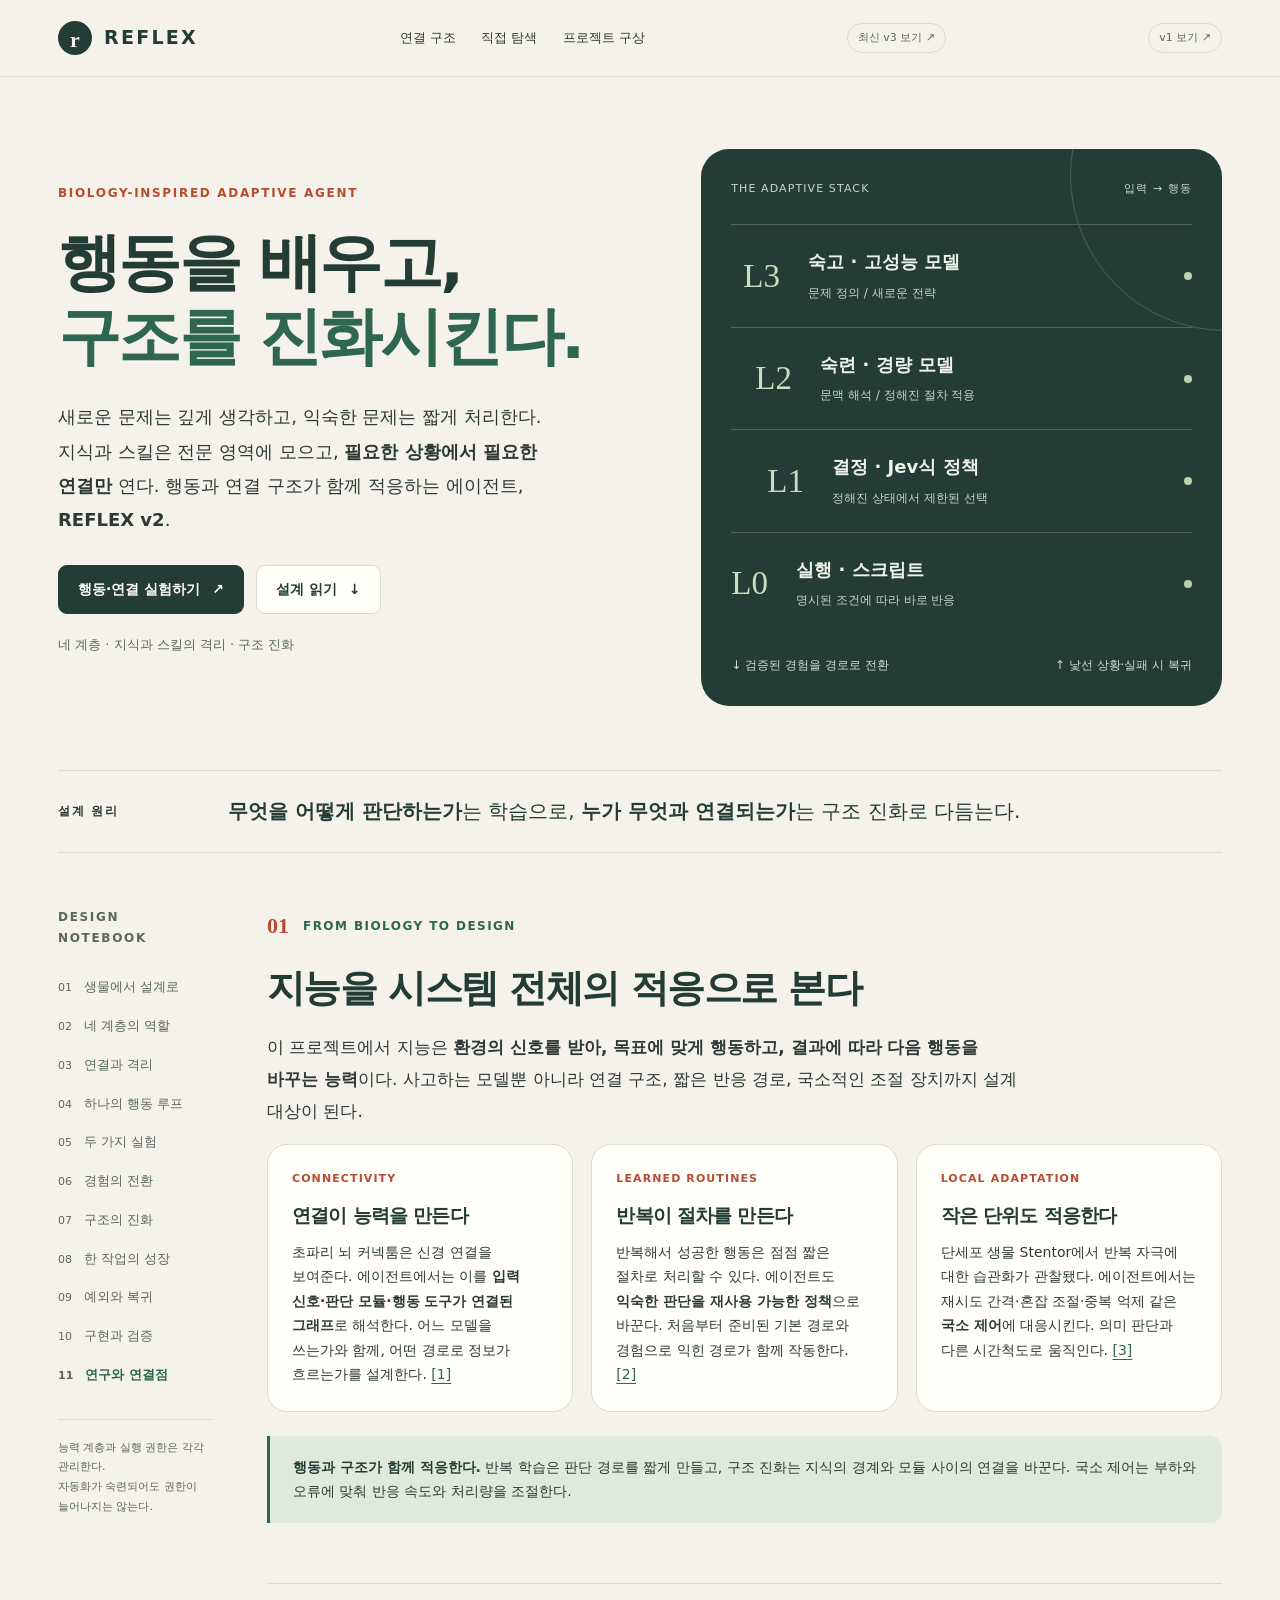
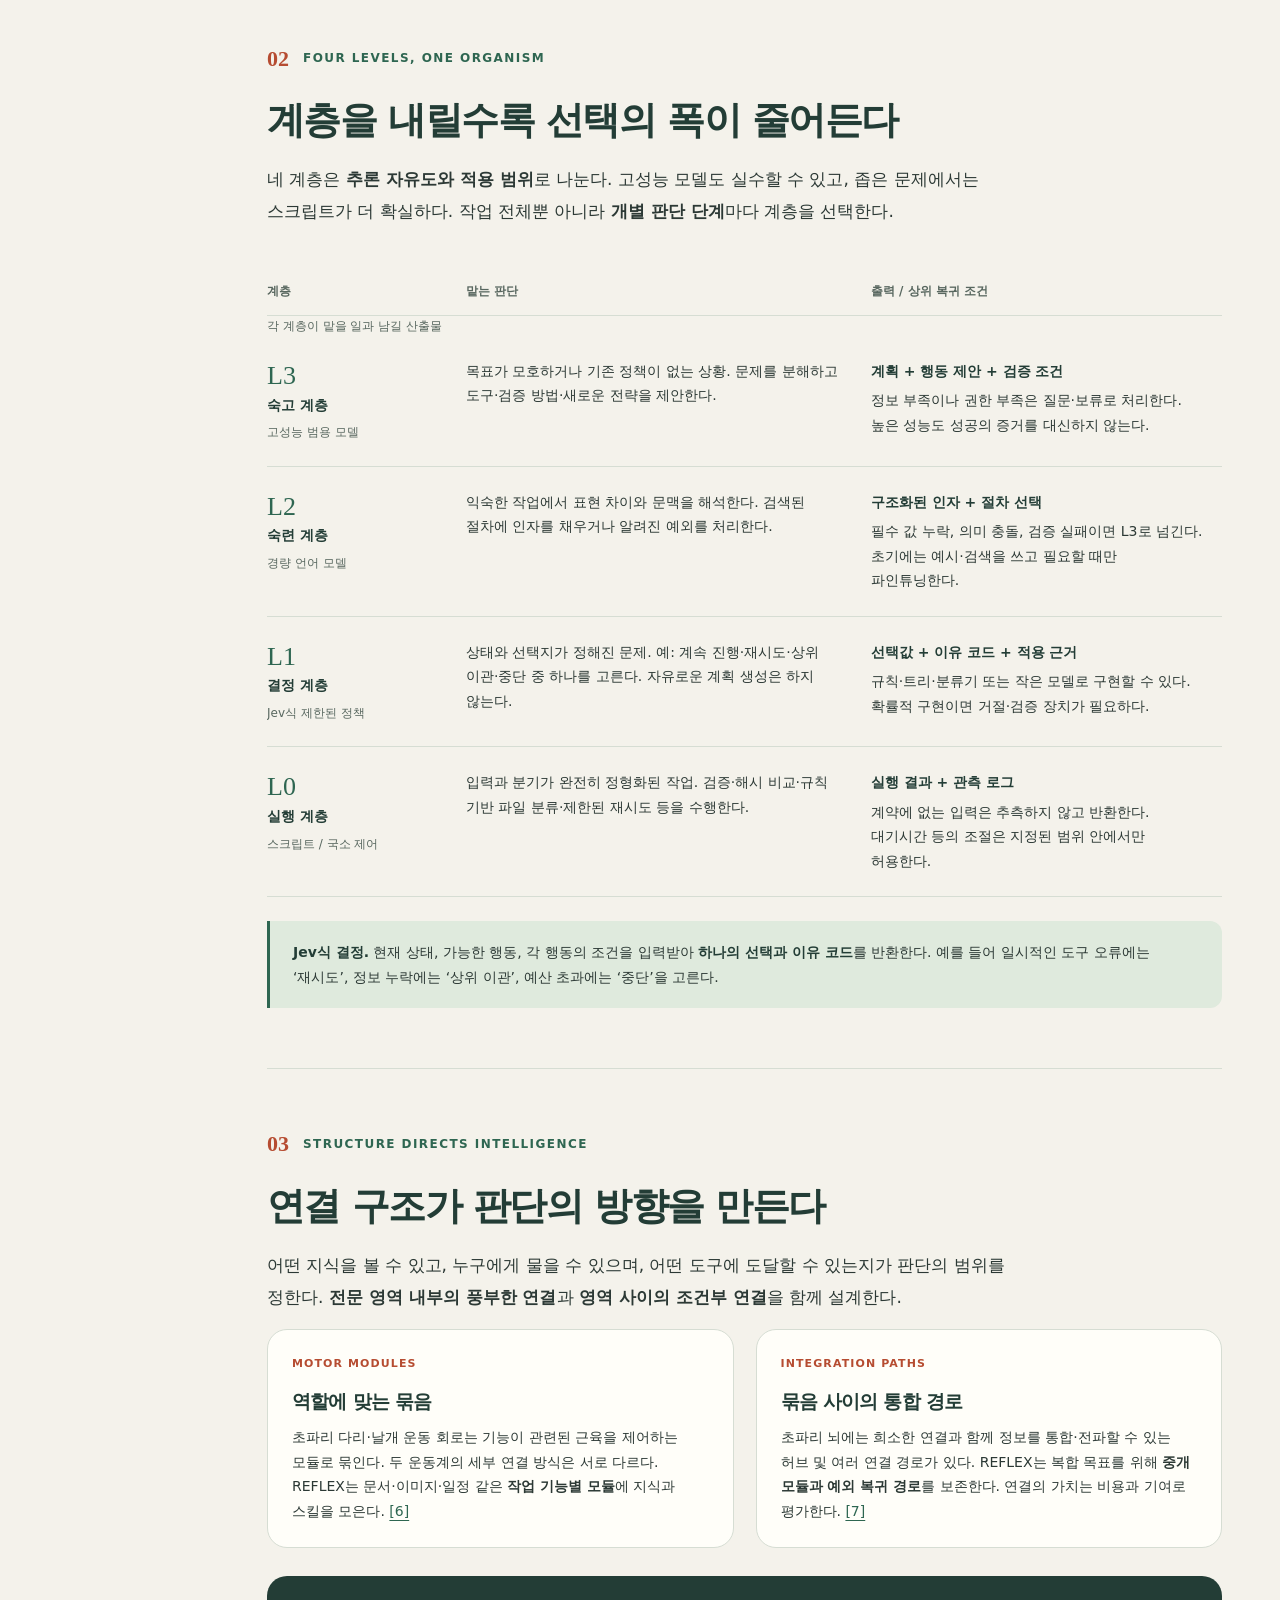
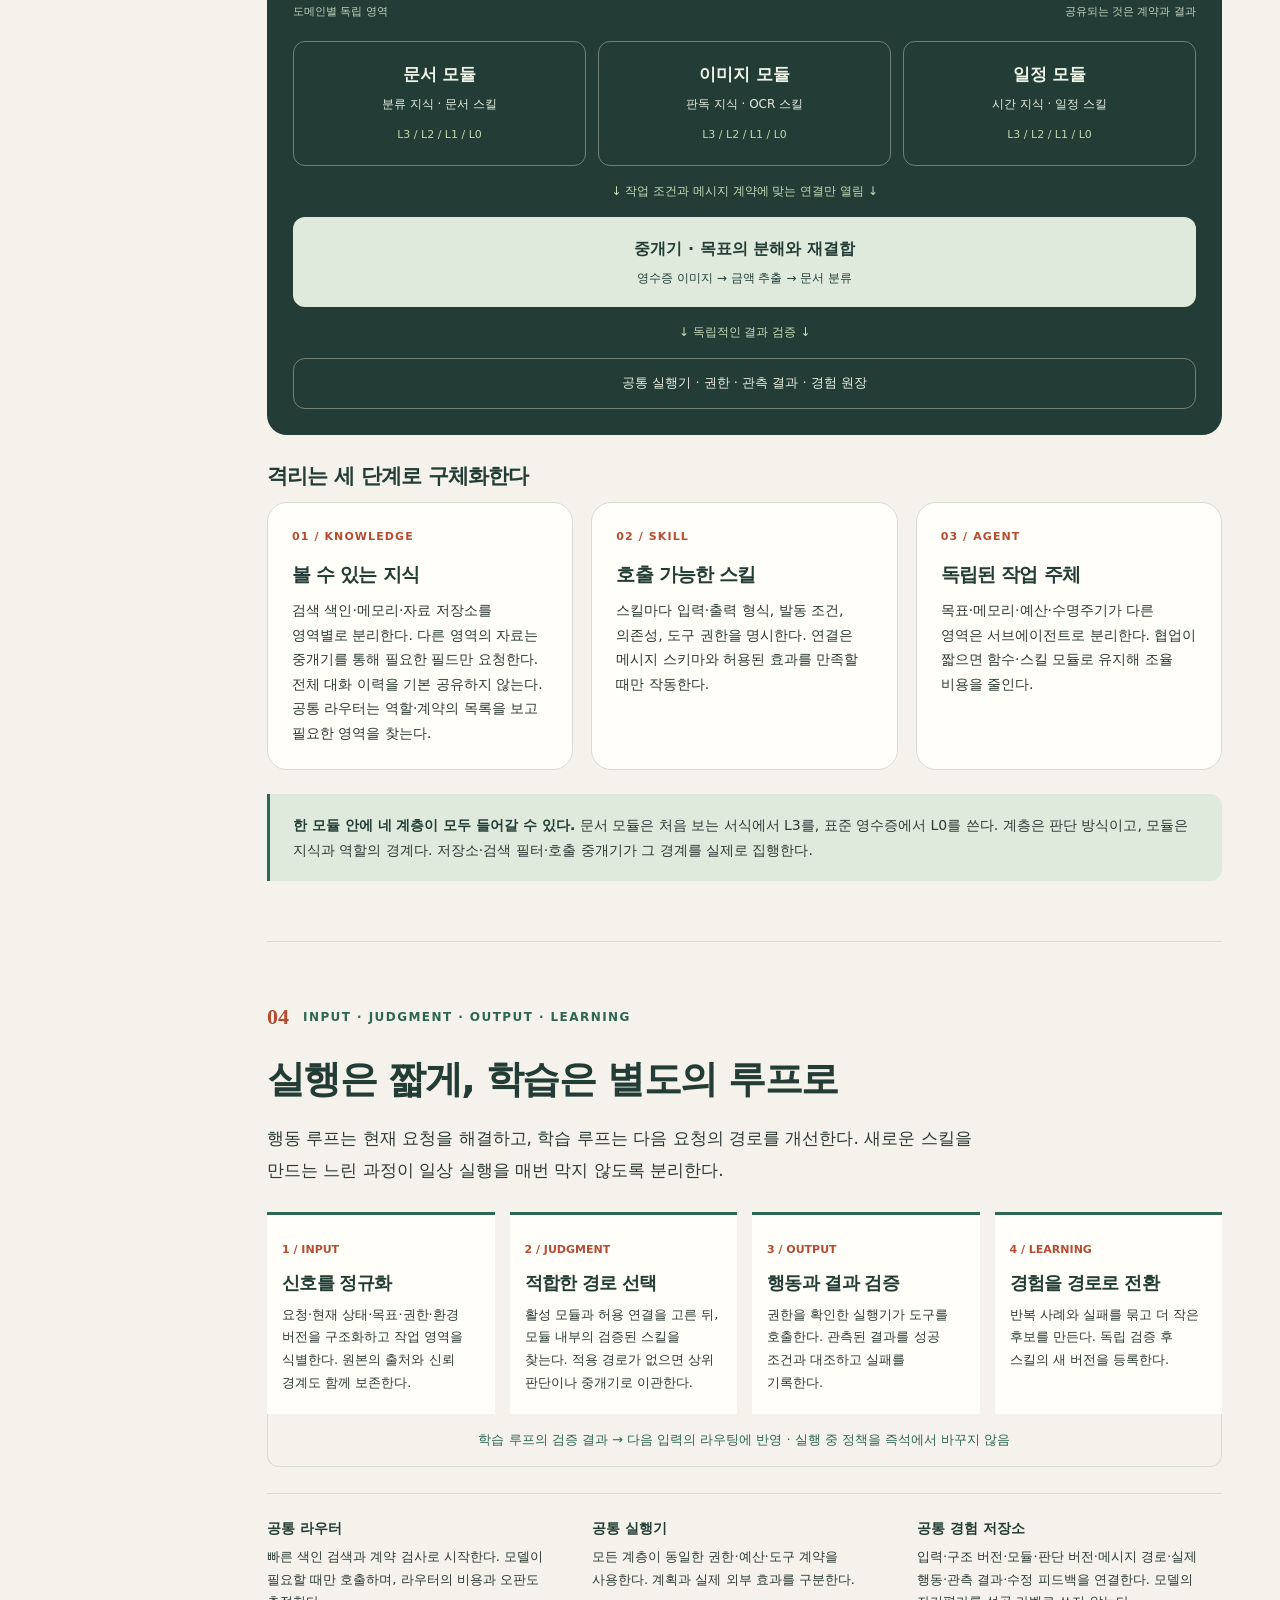
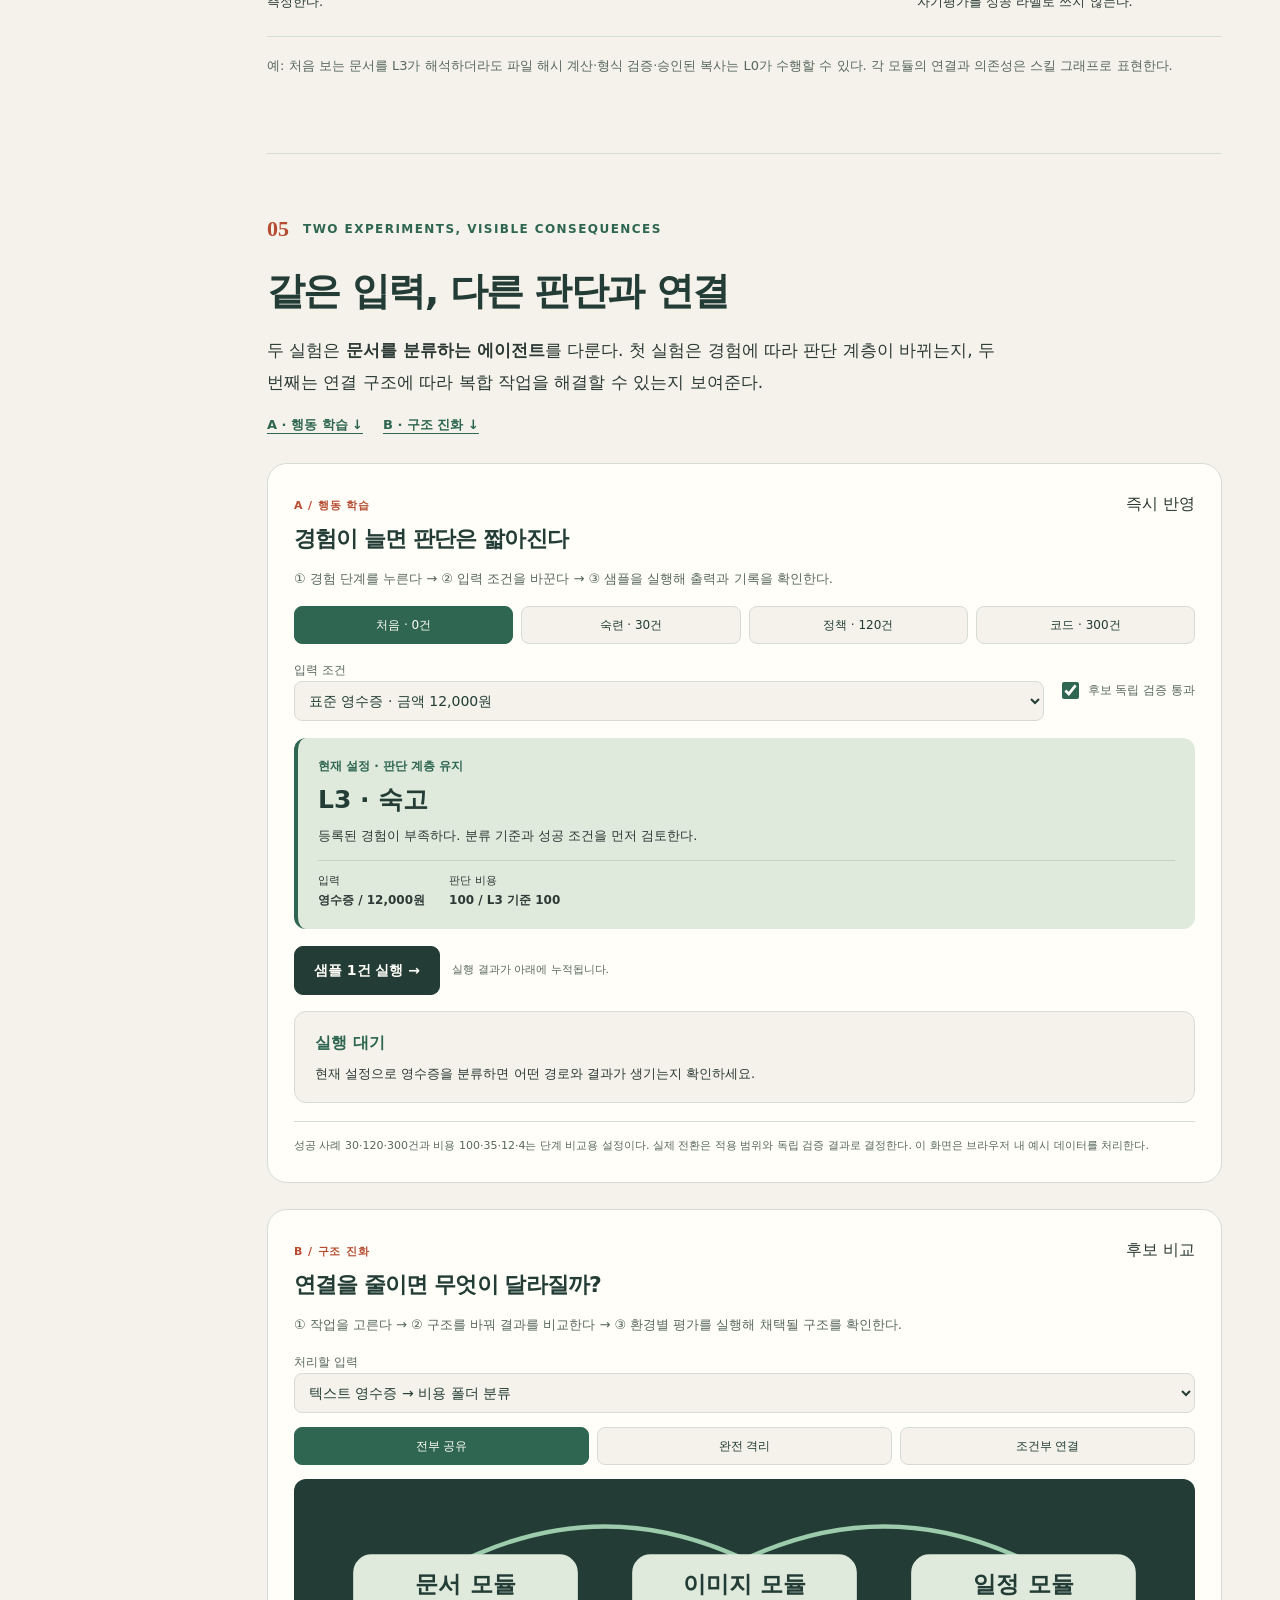
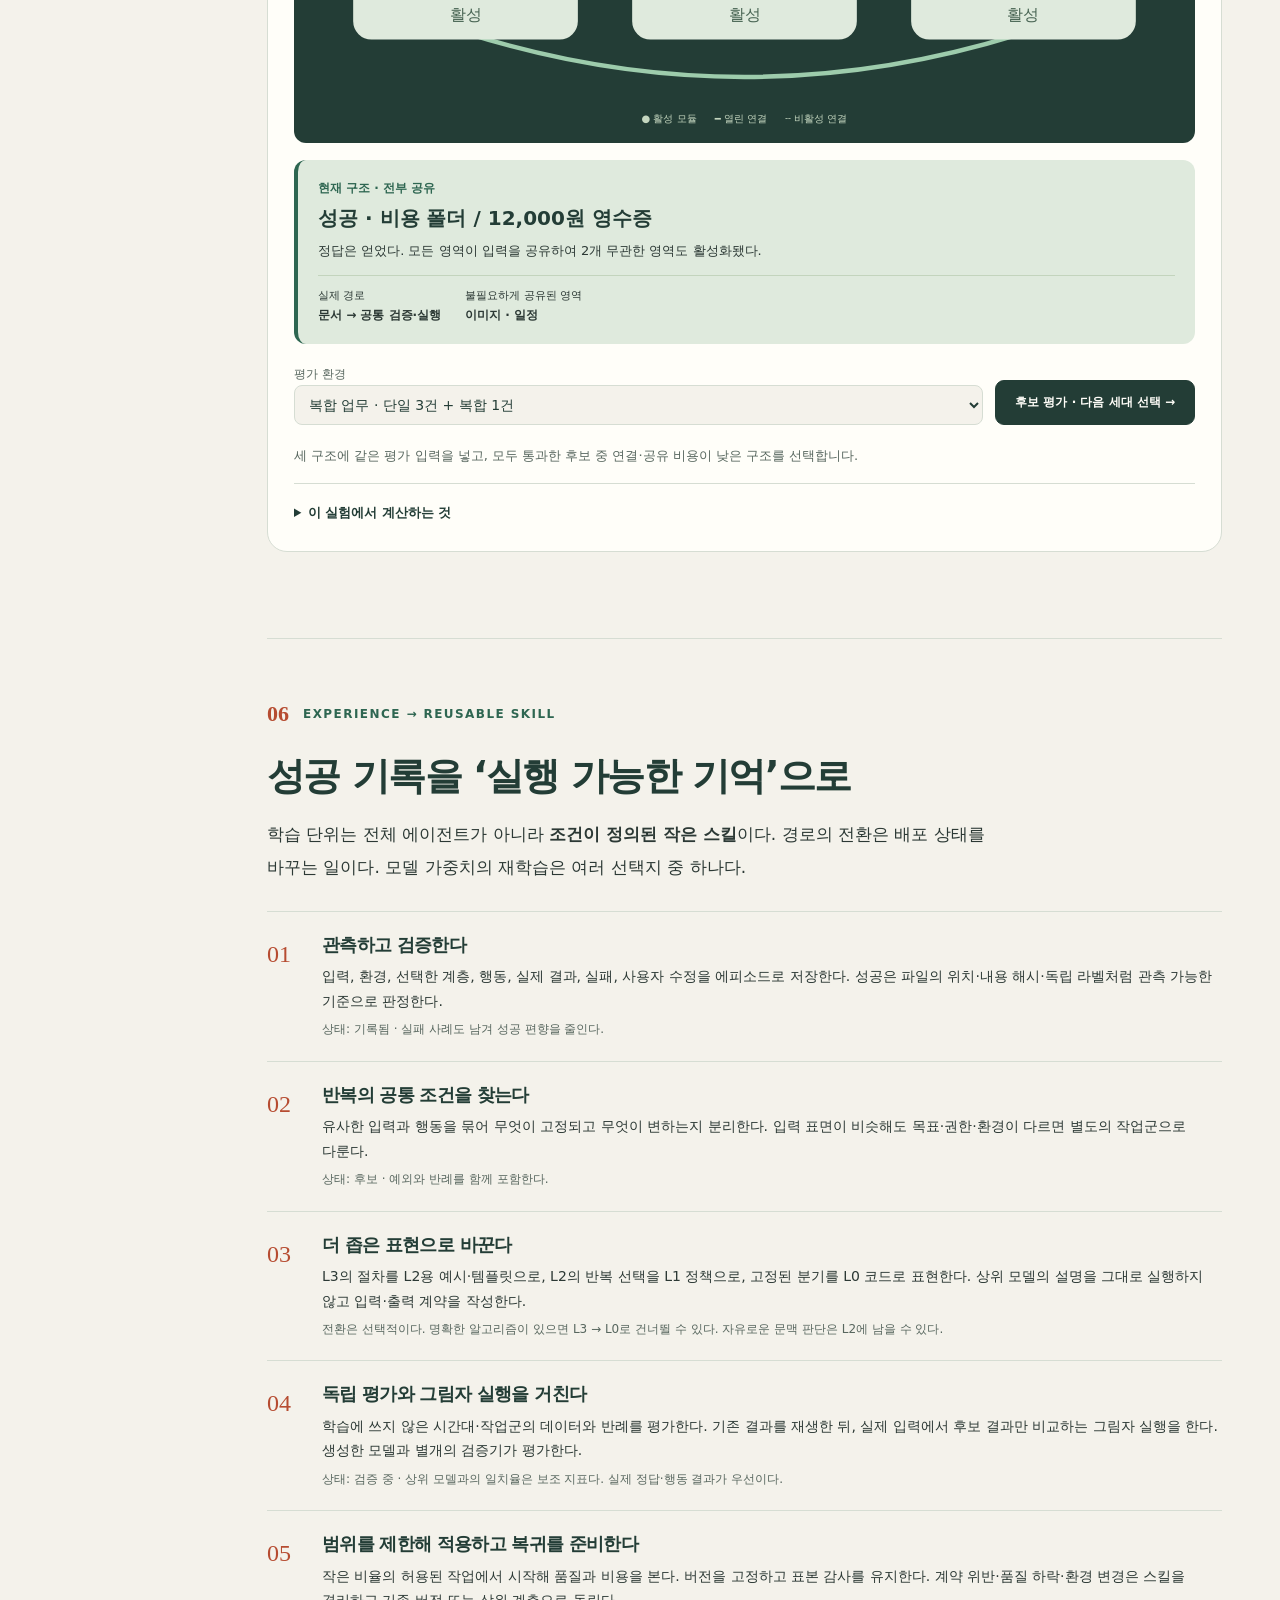
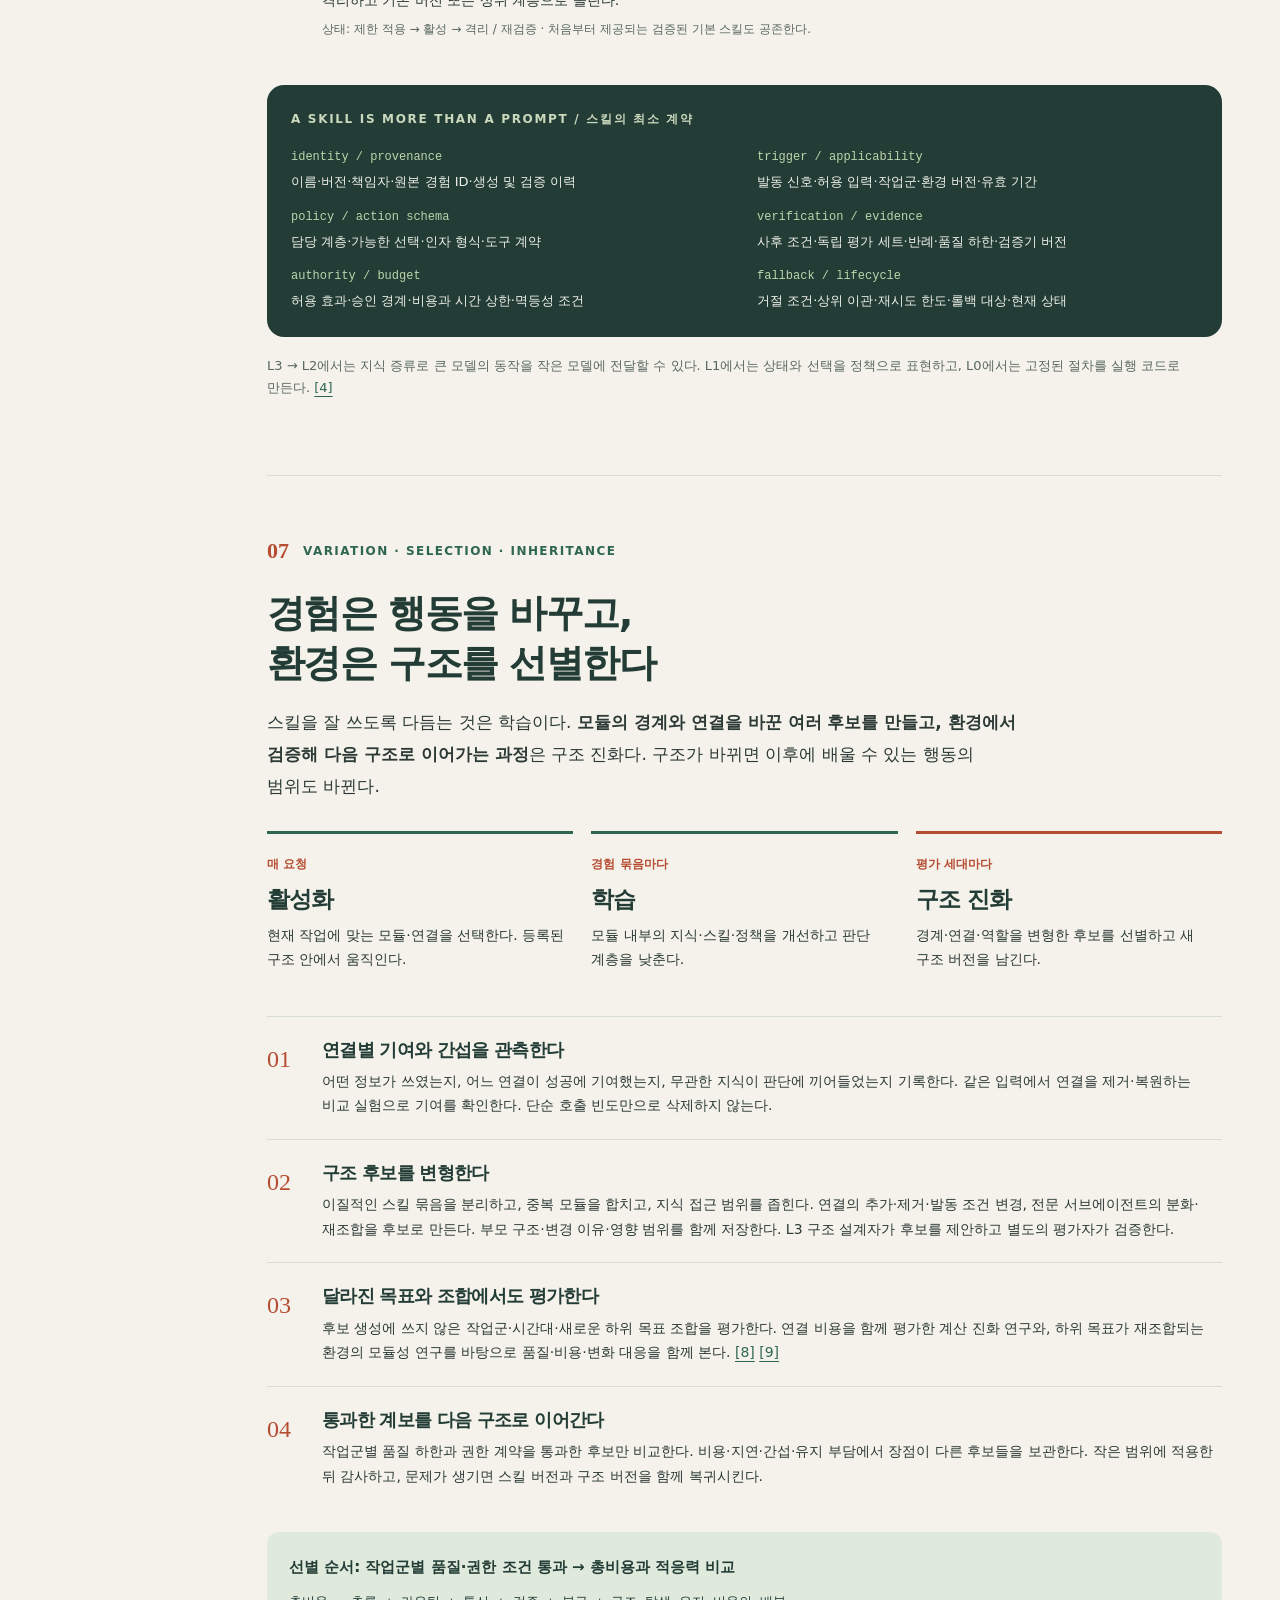
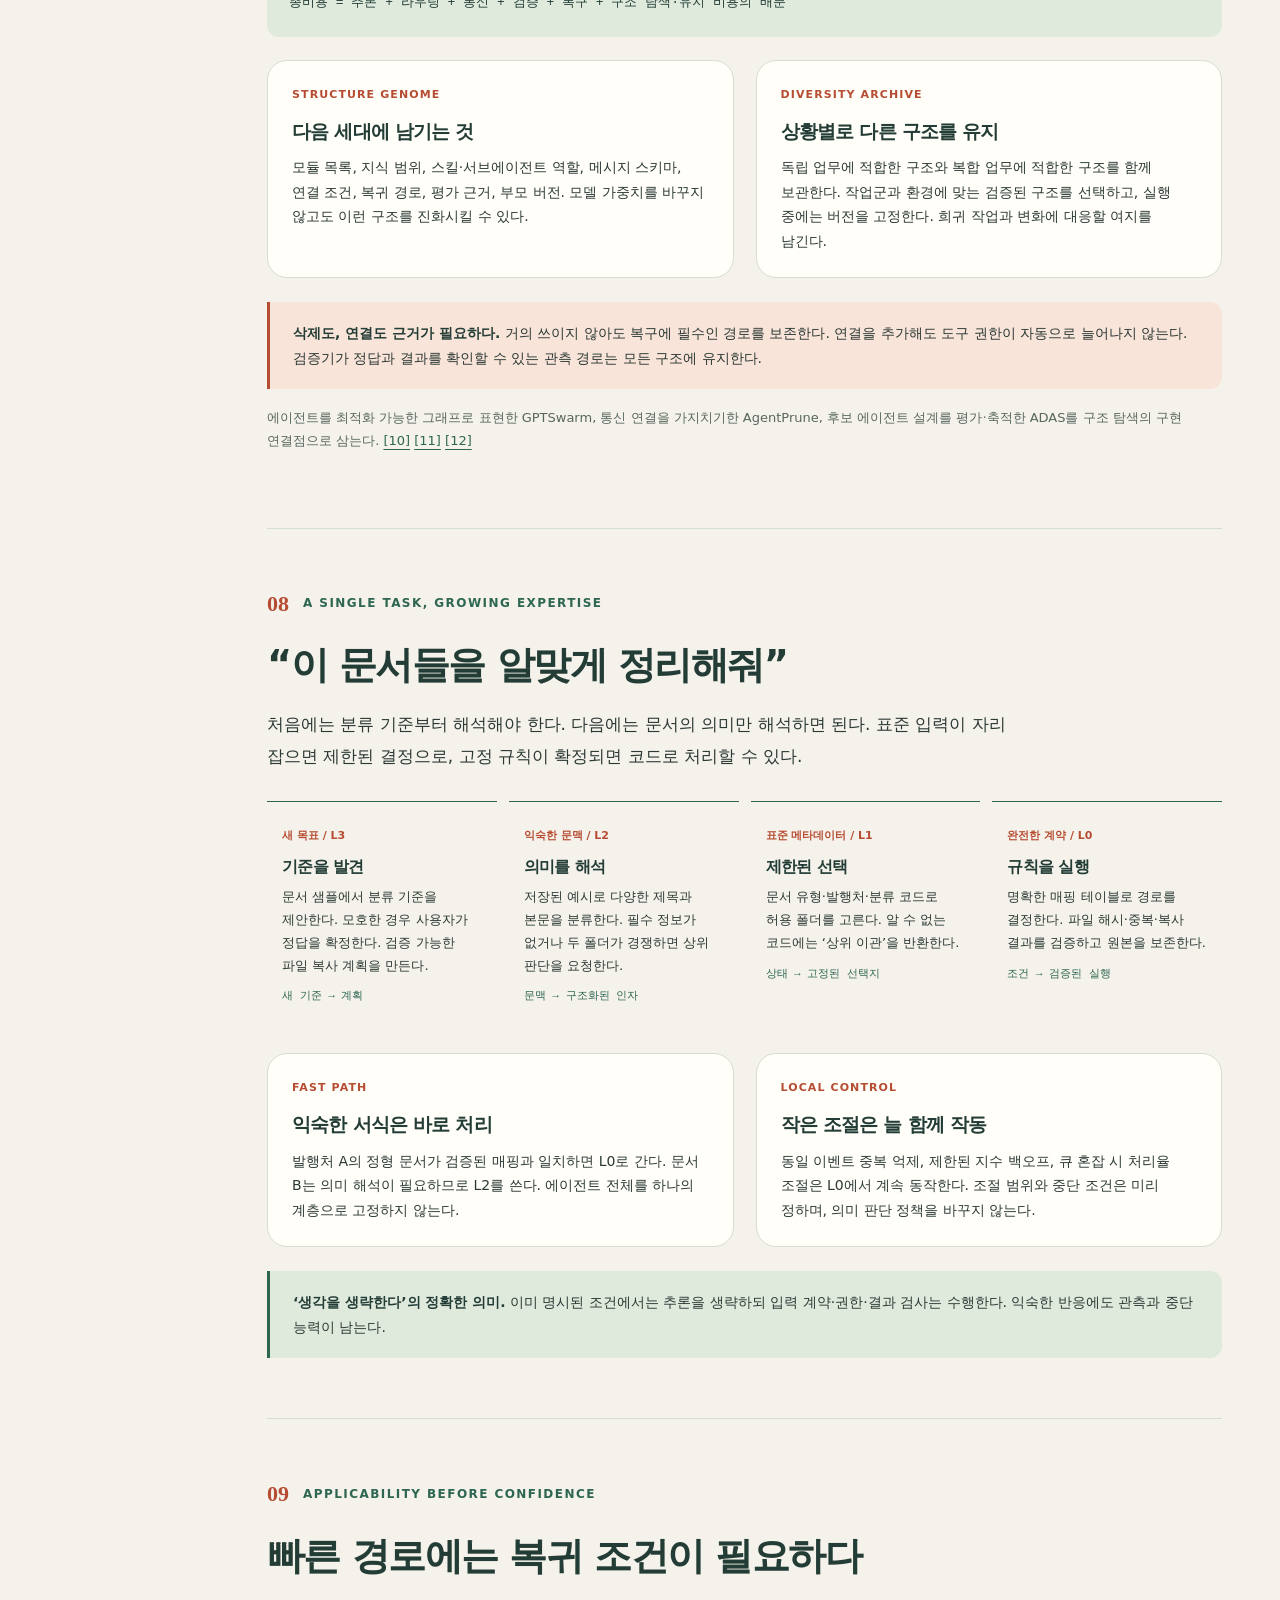
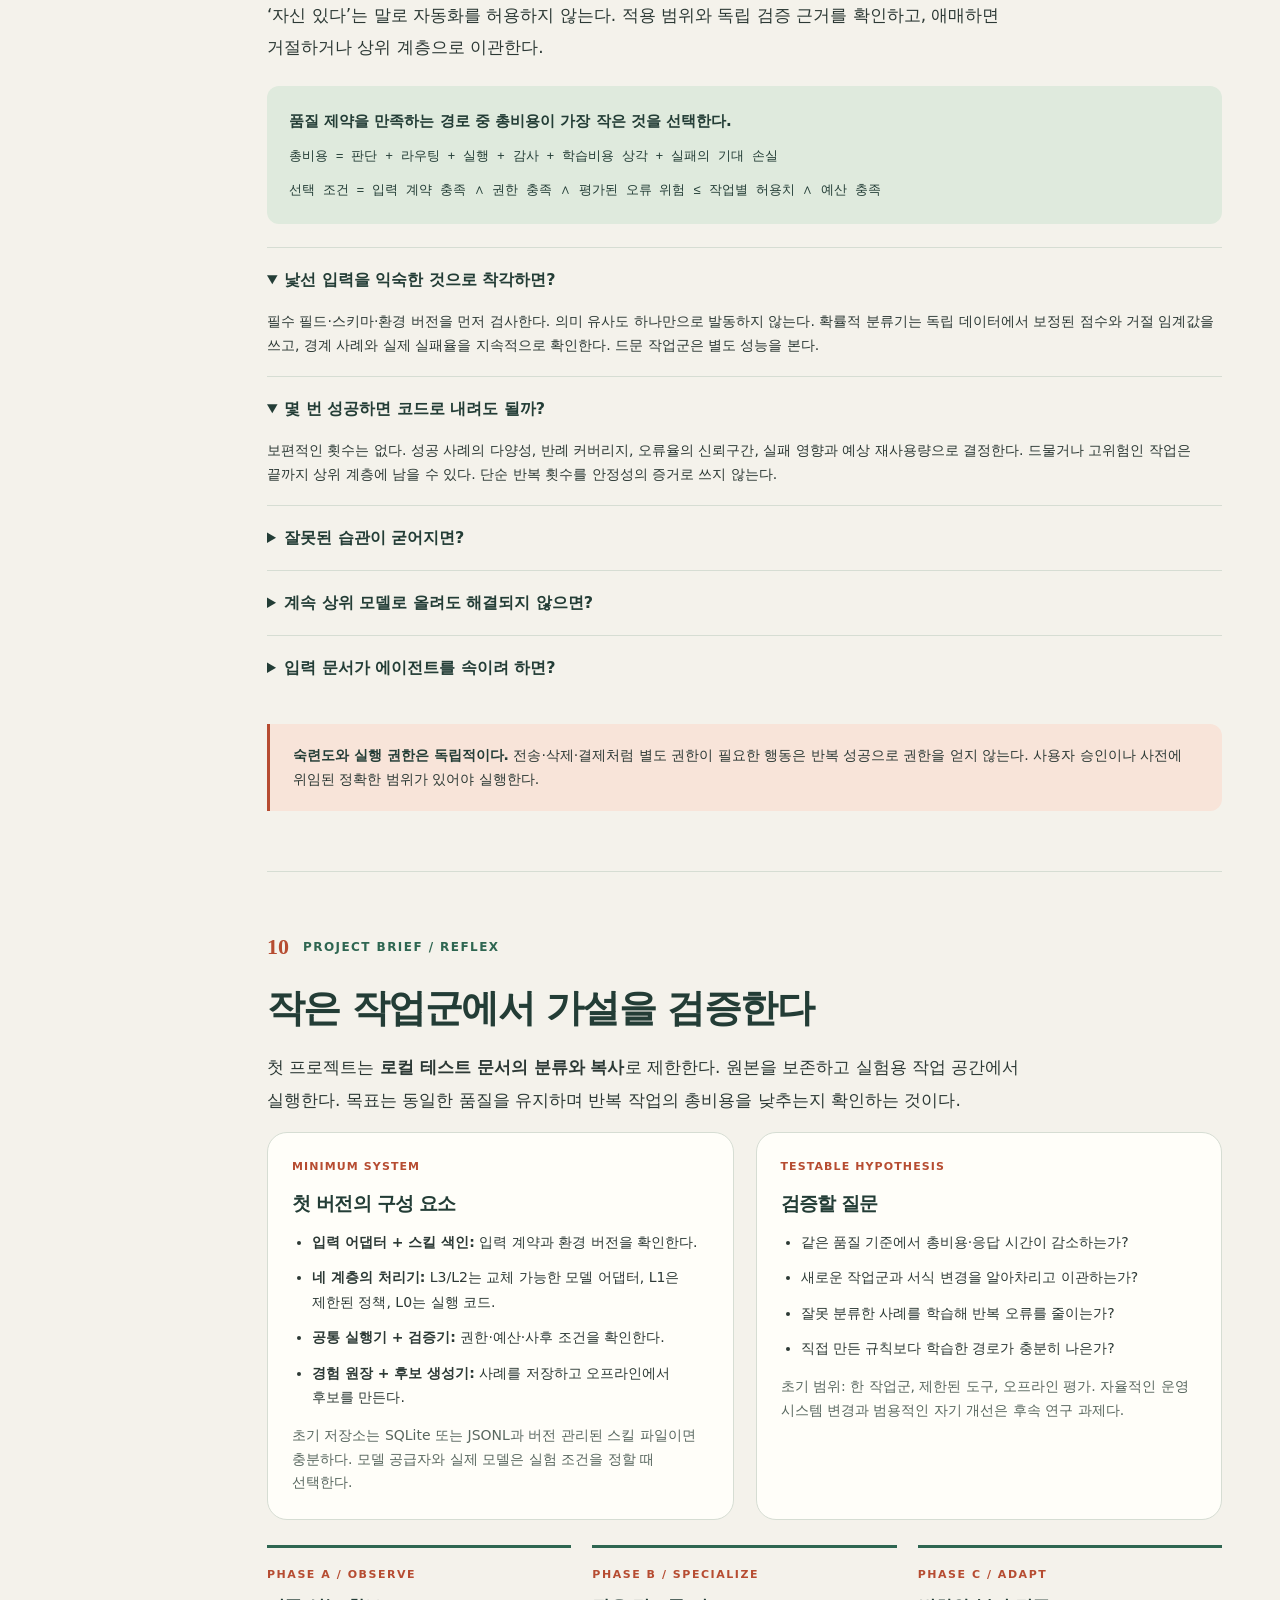
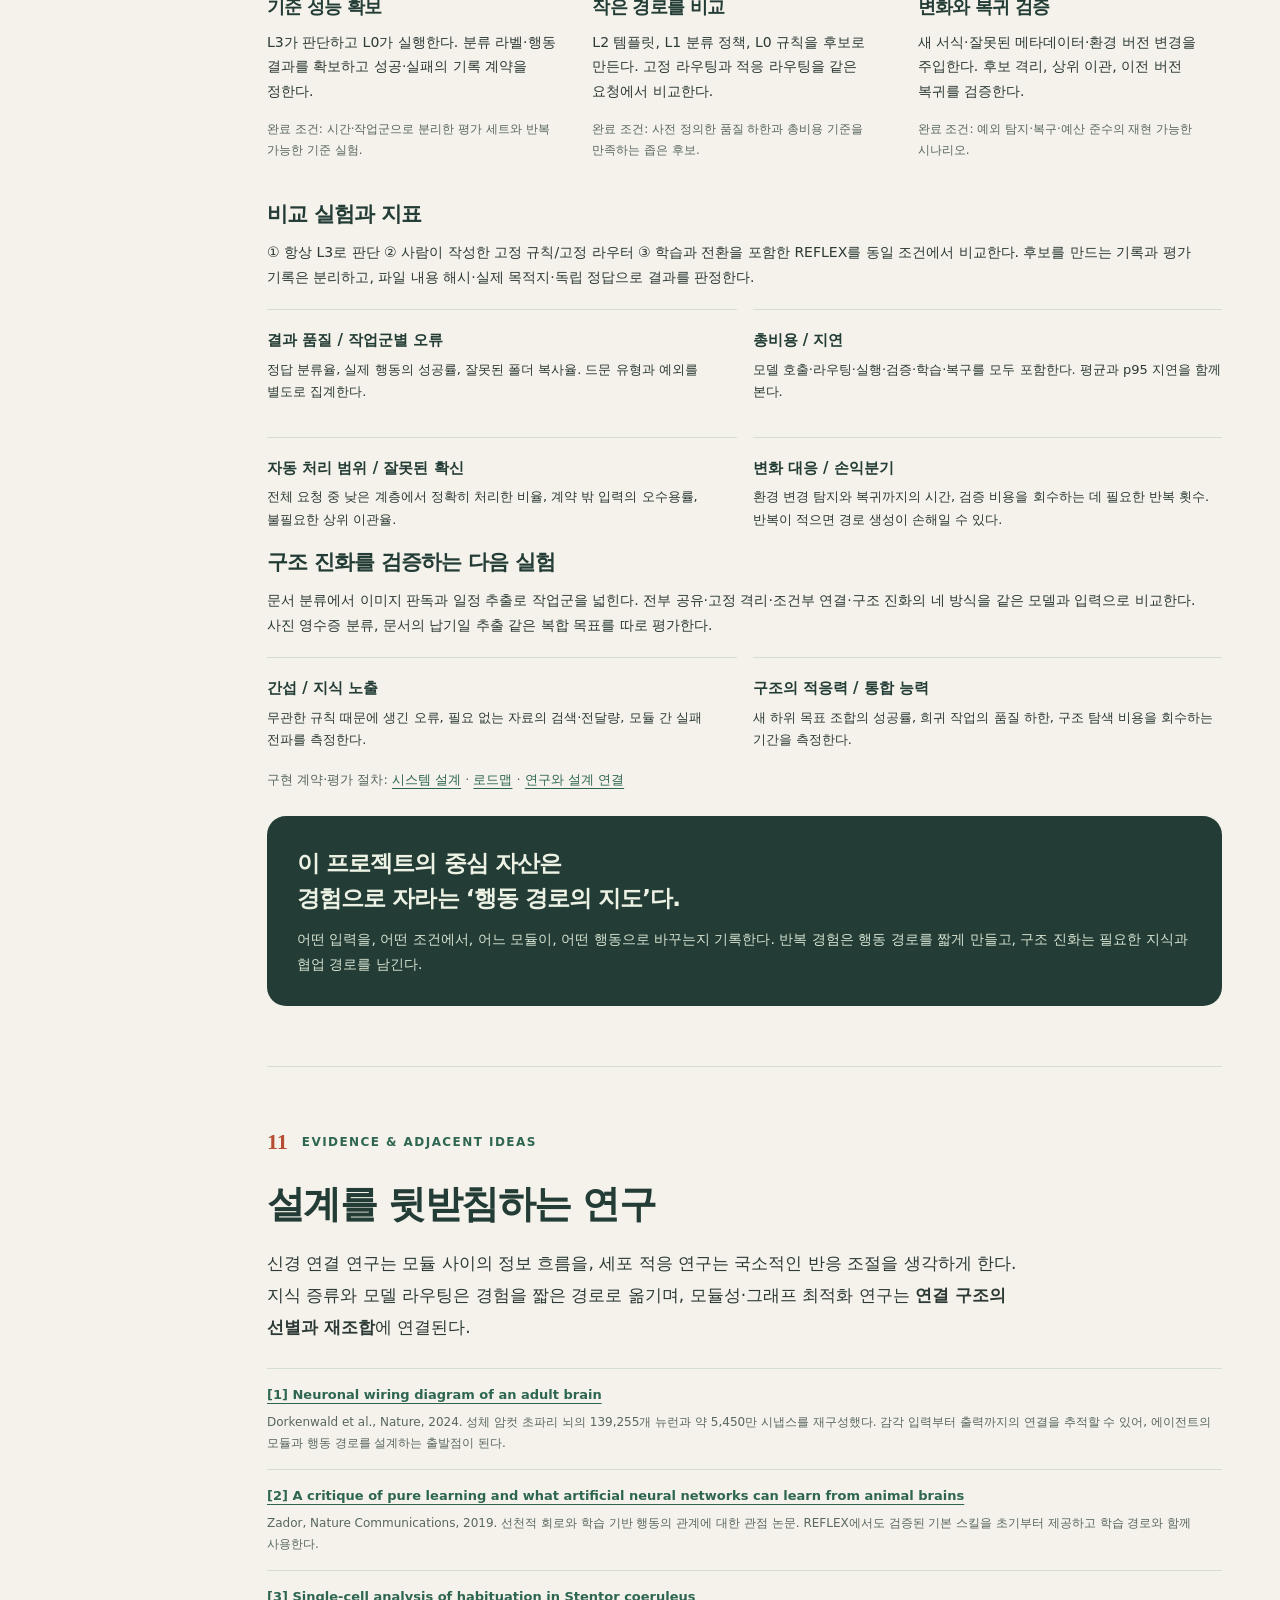
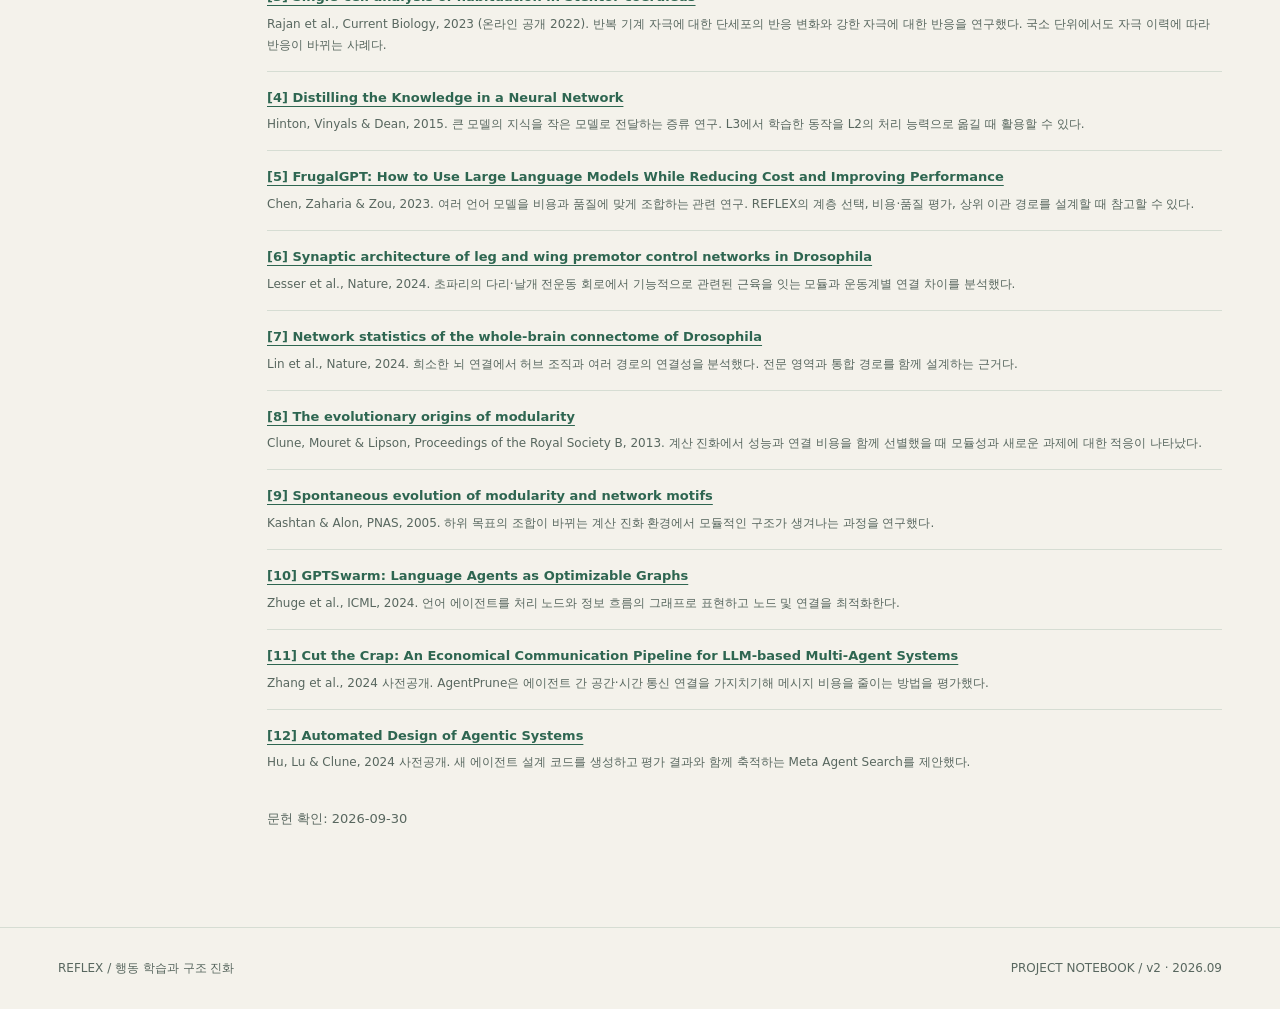
<file: versions/v2/index.html>
<!doctype html>
<html lang="ko">
<head>
  <meta charset="utf-8">
  <meta name="viewport" content="width=device-width, initial-scale=1">
  <meta name="description" content="행동을 학습하고 지식·스킬의 연결 구조를 진화시키는 에이전트, REFLEX v2.">
  <title>REFLEX v2 — 행동을 배우고 구조를 진화시키다</title>
  <link rel="stylesheet" href="assets/styles.css">
</head>
<body>
  <a class="skip" href="#concept">본문으로 이동</a>
  <header class="topbar">
    <div class="wrap">
      <a class="brand" href="#top"><span class="brand-mark" aria-hidden="true">r</span>REFLEX</a>
      <nav class="toplinks" aria-label="주요 이동"><a href="#topology">연결 구조</a><a href="#demo">직접 탐색</a><a href="#build">프로젝트 구상</a></nav>
      <a class="version" href="../v3/index.html">최신 v3 보기 ↗</a> <a class="version" href="../v1/index.html">v1 보기 ↗</a>
    </div>
  </header>
  <main id="top" class="wrap">
    <div class="hero">
      <div>
        <div class="eyebrow">Biology-inspired adaptive agent</div>
        <h1>행동을 배우고,<br><em>구조를 진화시킨다.</em></h1>
        <p class="intro">새로운 문제는 깊게 생각하고, 익숙한 문제는 짧게 처리한다. 지식과 스킬은 전문 영역에 모으고, <strong>필요한 상황에서 필요한 연결만</strong> 연다. 행동과 연결 구조가 함께 적응하는 에이전트, <strong>REFLEX v2</strong>.</p>
        <div class="hero-actions"><a class="btn primary" href="#demo">행동·연결 실험하기 <span aria-hidden="true">↗</span></a><a class="btn" href="#concept">설계 읽기 <span aria-hidden="true">↓</span></a></div>
        <p class="small">네 계층 · 지식과 스킬의 격리 · 구조 진화</p>
      </div>
      <div class="hero-figure" role="img" aria-label="네 계층: L3 숙고, L2 숙련, L1 제한된 결정, L0 결정론적 실행. 검증된 경험은 아래 계층으로 전환하고 예외는 위 계층으로 복귀한다.">
        <div class="figure-title"><span>THE ADAPTIVE STACK</span><span>입력 → 행동</span></div>
        <div class="stratum"><div class="level">L3</div><div><strong>숙고 · 고성능 모델</strong><span>문제 정의 / 새로운 전략</span></div><i class="dot" aria-hidden="true"></i></div>
        <div class="stratum"><div class="level">L2</div><div><strong>숙련 · 경량 모델</strong><span>문맥 해석 / 정해진 절차 적용</span></div><i class="dot" aria-hidden="true"></i></div>
        <div class="stratum"><div class="level">L1</div><div><strong>결정 · Jev식 정책</strong><span>정해진 상태에서 제한된 선택</span></div><i class="dot" aria-hidden="true"></i></div>
        <div class="stratum"><div class="level">L0</div><div><strong>실행 · 스크립트</strong><span>명시된 조건에 따라 바로 반응</span></div><i class="dot" aria-hidden="true"></i></div>
        <div class="figure-foot"><span>↓ 검증된 경험을 경로로 전환</span><span>↑ 낯선 상황·실패 시 복귀</span></div>
      </div>
    </div>
    <div class="thesis"><div class="eyebrow">설계 원리</div><p><strong>무엇을 어떻게 판단하는가</strong>는 학습으로, <strong>누가 무엇과 연결되는가</strong>는 구조 진화로 다듬는다.</p></div>
    <div class="doc-layout">
      <aside class="sidenav" aria-label="목차">
        <div class="eyebrow">Design notebook</div>
<a href="#concept"><span>01</span>생물에서 설계로</a><a href="#layers"><span>02</span>네 계층의 역할</a><a href="#topology"><span>03</span>연결과 격리</a><a href="#loop"><span>04</span>하나의 행동 루프</a><a href="#demo"><span>05</span>두 가지 실험</a><a href="#learning"><span>06</span>경험의 전환</a><a href="#evolution"><span>07</span>구조의 진화</a><a href="#example"><span>08</span>한 작업의 성장</a><a href="#limits"><span>09</span>예외와 복귀</a><a href="#build"><span>10</span>구현과 검증</a><a href="#sources"><span>11</span>연구와 연결점</a>
        <p class="side-note">능력 계층과 실행 권한은 각각 관리한다.<br>자동화가 숙련되어도 권한이 늘어나지는 않는다.</p>
      </aside>
      <div>
        <section id="concept" class="section">
          <div class="section-kicker"><span class="num">01</span>From biology to design</div>
          <h2>지능을 시스템 전체의 적응으로 본다</h2>
          <p class="lead">이 프로젝트에서 지능은 <strong>환경의 신호를 받아, 목표에 맞게 행동하고, 결과에 따라 다음 행동을 바꾸는 능력</strong>이다. 사고하는 모델뿐 아니라 연결 구조, 짧은 반응 경로, 국소적인 조절 장치까지 설계 대상이 된다.</p>
          <div class="grid-3">
            <article class="card"><span class="tag">CONNECTIVITY</span><h3>연결이 능력을 만든다</h3><p>초파리 뇌 커넥툼은 신경 연결을 보여준다. 에이전트에서는 이를 <strong>입력 신호·판단 모듈·행동 도구가 연결된 그래프</strong>로 해석한다. 어느 모델을 쓰는가와 함께, 어떤 경로로 정보가 흐르는가를 설계한다. <a href="#ref-fly" aria-label="초파리 커넥툼 출처">[1]</a></p></article>
            <article class="card"><span class="tag">LEARNED ROUTINES</span><h3>반복이 절차를 만든다</h3><p>반복해서 성공한 행동은 점점 짧은 절차로 처리할 수 있다. 에이전트도 <strong>익숙한 판단을 재사용 가능한 정책</strong>으로 바꾼다. 처음부터 준비된 기본 경로와 경험으로 익힌 경로가 함께 작동한다. <a href="#ref-innate">[2]</a></p></article>
            <article class="card"><span class="tag">LOCAL ADAPTATION</span><h3>작은 단위도 적응한다</h3><p>단세포 생물 Stentor에서 반복 자극에 대한 습관화가 관찰됐다. 에이전트에서는 재시도 간격·혼잡 조절·중복 억제 같은 <strong>국소 제어</strong>에 대응시킨다. 의미 판단과 다른 시간척도로 움직인다. <a href="#ref-cell">[3]</a></p></article>
          </div>
          <div class="callout"><p><strong>행동과 구조가 함께 적응한다.</strong> 반복 학습은 판단 경로를 짧게 만들고, 구조 진화는 지식의 경계와 모듈 사이의 연결을 바꾼다. 국소 제어는 부하와 오류에 맞춰 반응 속도와 처리량을 조절한다.</p></div>
        </section>
        <section id="layers" class="section">
          <div class="section-kicker"><span class="num">02</span>Four levels, one organism</div>
          <h2>계층을 내릴수록 선택의 폭이 줄어든다</h2>
          <p class="lead">네 계층은 <strong>추론 자유도와 적용 범위</strong>로 나눈다. 고성능 모델도 실수할 수 있고, 좁은 문제에서는 스크립트가 더 확실하다. 작업 전체뿐 아니라 <strong>개별 판단 단계</strong>마다 계층을 선택한다.</p>
          <div class="table-wrap"><table class="layer-table">
            <caption class="small" style="text-align:left">각 계층이 맡을 일과 남길 산출물</caption>
            <thead><tr><th scope="col">계층</th><th scope="col">맡는 판단</th><th scope="col">출력 / 상위 복귀 조건</th></tr></thead>
            <tbody>
              <tr><td><span class="layer-label">L3</span><strong>숙고 계층</strong><span class="small">고성능 범용 모델</span></td><td>목표가 모호하거나 기존 정책이 없는 상황. 문제를 분해하고 도구·검증 방법·새로운 전략을 제안한다.</td><td><strong>계획 + 행동 제안 + 검증 조건</strong>정보 부족이나 권한 부족은 질문·보류로 처리한다. 높은 성능도 성공의 증거를 대신하지 않는다.</td></tr>
              <tr><td><span class="layer-label">L2</span><strong>숙련 계층</strong><span class="small">경량 언어 모델</span></td><td>익숙한 작업에서 표현 차이와 문맥을 해석한다. 검색된 절차에 인자를 채우거나 알려진 예외를 처리한다.</td><td><strong>구조화된 인자 + 절차 선택</strong>필수 값 누락, 의미 충돌, 검증 실패이면 L3로 넘긴다. 초기에는 예시·검색을 쓰고 필요할 때만 파인튜닝한다.</td></tr>
              <tr><td><span class="layer-label">L1</span><strong>결정 계층</strong><span class="small">Jev식 제한된 정책</span></td><td>상태와 선택지가 정해진 문제. 예: 계속 진행·재시도·상위 이관·중단 중 하나를 고른다. 자유로운 계획 생성은 하지 않는다.</td><td><strong>선택값 + 이유 코드 + 적용 근거</strong>규칙·트리·분류기 또는 작은 모델로 구현할 수 있다. 확률적 구현이면 거절·검증 장치가 필요하다.</td></tr>
              <tr><td><span class="layer-label">L0</span><strong>실행 계층</strong><span class="small">스크립트 / 국소 제어</span></td><td>입력과 분기가 완전히 정형화된 작업. 검증·해시 비교·규칙 기반 파일 분류·제한된 재시도 등을 수행한다.</td><td><strong>실행 결과 + 관측 로그</strong>계약에 없는 입력은 추측하지 않고 반환한다. 대기시간 등의 조절은 지정된 범위 안에서만 허용한다.</td></tr>
            </tbody>
          </table></div>
          <div class="callout"><p><strong>Jev식 결정.</strong> 현재 상태, 가능한 행동, 각 행동의 조건을 입력받아 <strong>하나의 선택과 이유 코드</strong>를 반환한다. 예를 들어 일시적인 도구 오류에는 ‘재시도’, 정보 누락에는 ‘상위 이관’, 예산 초과에는 ‘중단’을 고른다.</p></div>
        </section>
        <section id="topology" class="section">
          <div class="section-kicker"><span class="num">03</span>Structure directs intelligence</div>
          <h2>연결 구조가 판단의 방향을 만든다</h2>
          <p class="lead">어떤 지식을 볼 수 있고, 누구에게 물을 수 있으며, 어떤 도구에 도달할 수 있는지가 판단의 범위를 정한다. <strong>전문 영역 내부의 풍부한 연결</strong>과 <strong>영역 사이의 조건부 연결</strong>을 함께 설계한다.</p>
          <div class="grid-2">
            <article class="card"><span class="tag">MOTOR MODULES</span><h3>역할에 맞는 묶음</h3><p>초파리 다리·날개 운동 회로는 기능이 관련된 근육을 제어하는 모듈로 묶인다. 두 운동계의 세부 연결 방식은 서로 다르다. REFLEX는 문서·이미지·일정 같은 <strong>작업 기능별 모듈</strong>에 지식과 스킬을 모은다. <a href="#ref-motor">[6]</a></p></article>
            <article class="card"><span class="tag">INTEGRATION PATHS</span><h3>묶음 사이의 통합 경로</h3><p>초파리 뇌에는 희소한 연결과 함께 정보를 통합·전파할 수 있는 허브 및 여러 연결 경로가 있다. REFLEX는 복합 목표를 위해 <strong>중개 모듈과 예외 복귀 경로</strong>를 보존한다. 연결의 가치는 비용과 기여로 평가한다. <a href="#ref-network">[7]</a></p></article>
          </div>
          <div class="module-map" aria-label="작업별 독립 모듈이 조건부 중개기를 통해 협력하고 공통 검증 실행기로 결과를 낸다">
            <div class="map-head"><span>도메인별 독립 영역</span><span>공유되는 것은 계약과 결과</span></div>
            <div class="module-row">
              <article><b>문서 모듈</b><p>분류 지식 · 문서 스킬</p><small>L3 / L2 / L1 / L0</small></article>
              <article><b>이미지 모듈</b><p>판독 지식 · OCR 스킬</p><small>L3 / L2 / L1 / L0</small></article>
              <article><b>일정 모듈</b><p>시간 지식 · 일정 스킬</p><small>L3 / L2 / L1 / L0</small></article>
            </div>
            <div class="map-bridge">↓ 작업 조건과 메시지 계약에 맞는 연결만 열림 ↓</div>
            <div class="map-hub"><b>중개기 · 목표의 분해와 재결합</b><span>영수증 이미지 → 금액 추출 → 문서 분류</span></div>
            <div class="map-bridge">↓ 독립적인 결과 검증 ↓</div>
            <div class="map-end">공통 실행기 · 권한 · 관측 결과 · 경험 원장</div>
          </div>
          <h3>격리는 세 단계로 구체화한다</h3>
          <div class="grid-3">
            <article class="card"><span class="tag">01 / KNOWLEDGE</span><h3>볼 수 있는 지식</h3><p>검색 색인·메모리·자료 저장소를 영역별로 분리한다. 다른 영역의 자료는 중개기를 통해 필요한 필드만 요청한다. 전체 대화 이력을 기본 공유하지 않는다. 공통 라우터는 역할·계약의 목록을 보고 필요한 영역을 찾는다.</p></article>
            <article class="card"><span class="tag">02 / SKILL</span><h3>호출 가능한 스킬</h3><p>스킬마다 입력·출력 형식, 발동 조건, 의존성, 도구 권한을 명시한다. 연결은 메시지 스키마와 허용된 효과를 만족할 때만 작동한다.</p></article>
            <article class="card"><span class="tag">03 / AGENT</span><h3>독립된 작업 주체</h3><p>목표·메모리·예산·수명주기가 다른 영역은 서브에이전트로 분리한다. 협업이 짧으면 함수·스킬 모듈로 유지해 조율 비용을 줄인다.</p></article>
          </div>
          <div class="callout"><p><strong>한 모듈 안에 네 계층이 모두 들어갈 수 있다.</strong> 문서 모듈은 처음 보는 서식에서 L3를, 표준 영수증에서 L0를 쓴다. 계층은 판단 방식이고, 모듈은 지식과 역할의 경계다. 저장소·검색 필터·호출 중개기가 그 경계를 실제로 집행한다.</p></div>
        </section>
        <section id="loop" class="section">
          <div class="section-kicker"><span class="num">04</span>Input · judgment · output · learning</div>
          <h2>실행은 짧게, 학습은 별도의 루프로</h2>
          <p class="lead">행동 루프는 현재 요청을 해결하고, 학습 루프는 다음 요청의 경로를 개선한다. 새로운 스킬을 만드는 느린 과정이 일상 실행을 매번 막지 않도록 분리한다.</p>
          <div class="loop" aria-label="입력, 판단, 출력, 학습의 네 단계">
            <div class="loop-step"><span class="step-index">1 / INPUT</span><h3>신호를 정규화</h3><p>요청·현재 상태·목표·권한·환경 버전을 구조화하고 작업 영역을 식별한다. 원본의 출처와 신뢰 경계도 함께 보존한다.</p></div>
            <div class="loop-step"><span class="step-index">2 / JUDGMENT</span><h3>적합한 경로 선택</h3><p>활성 모듈과 허용 연결을 고른 뒤, 모듈 내부의 검증된 스킬을 찾는다. 적용 경로가 없으면 상위 판단이나 중개기로 이관한다.</p></div>
            <div class="loop-step"><span class="step-index">3 / OUTPUT</span><h3>행동과 결과 검증</h3><p>권한을 확인한 실행기가 도구를 호출한다. 관측된 결과를 성공 조건과 대조하고 실패를 기록한다.</p></div>
            <div class="loop-step"><span class="step-index">4 / LEARNING</span><h3>경험을 경로로 전환</h3><p>반복 사례와 실패를 묶고 더 작은 후보를 만든다. 독립 검증 후 스킬의 새 버전을 등록한다.</p></div>
          </div>
          <div class="loop-feedback">학습 루프의 검증 결과 → 다음 입력의 라우팅에 반영 · 실행 중 정책을 즉석에서 바꾸지 않음</div>
          <div class="route-strip">
            <div><strong>공통 라우터</strong><p>빠른 색인 검색과 계약 검사로 시작한다. 모델이 필요할 때만 호출하며, 라우터의 비용과 오판도 측정한다.</p></div>
            <div><strong>공통 실행기</strong><p>모든 계층이 동일한 권한·예산·도구 계약을 사용한다. 계획과 실제 외부 효과를 구분한다.</p></div>
            <div><strong>공통 경험 저장소</strong><p>입력·구조 버전·모듈·판단 버전·메시지 경로·실제 행동·관측 결과·수정 피드백을 연결한다. 모델의 자기평가를 성공 라벨로 쓰지 않는다.</p></div>
          </div>
          <p class="small" style="margin-top:18px">예: 처음 보는 문서를 L3가 해석하더라도 파일 해시 계산·형식 검증·승인된 복사는 L0가 수행할 수 있다. 각 모듈의 연결과 의존성은 스킬 그래프로 표현한다.</p>
        </section>
        <section id="demo" class="section">
          <div class="section-kicker"><span class="num">05</span>Two experiments, visible consequences</div>
          <h2>같은 입력, 다른 판단과 연결</h2>
          <p class="lead">두 실험은 <strong>문서를 분류하는 에이전트</strong>를 다룬다. 첫 실험은 경험에 따라 판단 계층이 바뀌는지, 두 번째는 연결 구조에 따라 복합 작업을 해결할 수 있는지 보여준다.</p>
          <nav class="lab-jumps" aria-label="실험 선택"><a href="#behavior-lab">A · 행동 학습 ↓</a><a href="#structure-lab">B · 구조 진화 ↓</a></nav>
          <div class="lab" id="behavior-lab">
            <div class="lab-header"><div><span class="tag">A / 행동 학습</span><h3>경험이 늘면 판단은 짧아진다</h3></div><span class="badge">즉시 반영</span></div>
            <p class="lab-help">① 경험 단계를 누른다 → ② 입력 조건을 바꾼다 → ③ 샘플을 실행해 출력과 기록을 확인한다.</p>
            <div class="presets" aria-label="경험 단계 선택"><button type="button" data-count="0" aria-pressed="true">처음 · 0건</button><button type="button" data-count="30" aria-pressed="false">숙련 · 30건</button><button type="button" data-count="120" aria-pressed="false">정책 · 120건</button><button type="button" data-count="300" aria-pressed="false">코드 · 300건</button></div>
            <div class="lab-inputs"><label for="task-condition">입력 조건<select id="task-condition"><option value="standard">표준 영수증 · 금액 12,000원</option><option value="novel">처음 보는 외국어 서식</option><option value="drift">영수증 서식 v1 → v2 변경</option><option value="sensitive">분류 후 외부 주소로 전송 요청</option></select></label><label class="compact-check"><input id="validated" type="checkbox" checked>후보 독립 검증 통과</label></div>
            <div class="live-result" role="status" aria-live="polite" aria-atomic="true"><span id="behavior-delta">현재 설정</span><strong id="selected-title">L3 · 숙고</strong><p id="selected-desc"></p><div class="mini-stats"><span>입력 <b id="sample-input">영수증 / 12,000원</b></span><span>판단 비용 <b id="cost-value">100</b></span></div></div>
            <div class="run-row"><button id="run-sample" type="button" class="btn primary">샘플 1건 실행 →</button><span class="small">실행 결과가 아래에 누적됩니다.</span></div>
            <div class="run-output" id="run-output" aria-live="polite"><b>실행 대기</b><p>현재 설정으로 영수증을 분류하면 어떤 경로와 결과가 생기는지 확인하세요.</p></div>
            <ol class="run-history" id="run-history" aria-label="샘플 처리 기록"></ol>
            <p class="lab-foot">성공 사례 30·120·300건과 비용 100·35·12·4는 단계 비교용 설정이다. 실제 전환은 적용 범위와 독립 검증 결과로 결정한다. 이 화면은 브라우저 내 예시 데이터를 처리한다.</p>
          </div>
          <div class="lab" id="structure-lab">
            <div class="lab-header"><div><span class="tag">B / 구조 진화</span><h3>연결을 줄이면 무엇이 달라질까?</h3></div><span class="badge">후보 비교</span></div>
            <p class="lab-help">① 작업을 고른다 → ② 구조를 바꿔 결과를 비교한다 → ③ 환경별 평가를 실행해 채택될 구조를 확인한다.</p>
            <label class="select-label" for="graph-task">처리할 입력<select id="graph-task"><option value="document">텍스트 영수증 → 비용 폴더 분류</option><option value="image">영수증 사진 → 금액 추출</option><option value="schedule">회의 요청 → 시간 추출</option><option value="combined">영수증 사진 → 금액 추출 + 비용 폴더 분류</option></select></label>
            <div class="presets structures" aria-label="연결 구조 선택"><button type="button" data-structure="dense" aria-pressed="true">전부 공유</button><button type="button" data-structure="isolated" aria-pressed="false">완전 격리</button><button type="button" data-structure="bridge" aria-pressed="false">조건부 연결</button></div>
            <div class="graph-stage"><svg id="agent-graph" viewBox="0 0 600 150" role="img" aria-labelledby="graph-title"><title id="graph-title">모듈 연결 구조</title><g id="graph-edges"></g><g id="graph-nodes"></g></svg><div id="mobile-graph" class="mobile-graph" aria-hidden="true"></div><p id="mobile-links" class="mobile-links" aria-hidden="true"></p><div class="graph-key"><span>● 활성 모듈</span><span>━ 열린 연결</span><span>┄ 비활성 연결</span></div></div>
            <div class="live-result graph-result" role="status" aria-live="polite" aria-atomic="true"><span id="graph-delta">현재 구조</span><strong id="graph-status"></strong><p id="graph-reason"></p><div class="mini-stats"><span>실제 경로 <b id="graph-path"></b></span><span>불필요하게 공유된 영역 <b id="graph-exposure"></b></span></div></div>
            <div class="evolve-bar"><label for="eval-environment">평가 환경<select id="eval-environment"><option value="mixed">복합 업무 · 단일 3건 + 복합 1건</option><option value="local">독립 업무 · 단일 3건</option></select></label><button type="button" class="btn primary" id="evaluate-graphs">후보 평가 · 다음 세대 선택 →</button></div>
            <div id="evolution-result" aria-live="polite"><p class="small">세 구조에 같은 평가 입력을 넣고, 모두 통과한 후보 중 연결·공유 비용이 낮은 구조를 선택합니다.</p></div>
            <details class="detail lab-details"><summary>이 실험에서 계산하는 것</summary><p>문서·이미지·일정 모듈의 3개 단일 작업과 이미지→문서가 필요한 복합 작업을 고정된 정답과 비교한다. 공유 비용은 작업에 불필요한 활성 영역 수의 합, 연결 수는 저장된 모듈 간 연결의 수다. 세 후보를 모두 재평가하며 통과율 100%를 만족하는 후보 중 두 값의 합이 가장 작은 구조를 채택한다. 공통 실행·검증 경로는 모든 후보에 유지한다. 실제 모델의 추론 성능·토큰 비용을 예측하는 수치는 아니다.</p></details>
          </div>
        </section>
        <section id="learning" class="section">
          <div class="section-kicker"><span class="num">06</span>Experience → reusable skill</div>
          <h2>성공 기록을 ‘실행 가능한 기억’으로</h2>
          <p class="lead">학습 단위는 전체 에이전트가 아니라 <strong>조건이 정의된 작은 스킬</strong>이다. 경로의 전환은 배포 상태를 바꾸는 일이다. 모델 가중치의 재학습은 여러 선택지 중 하나다.</p>
          <div class="process">
            <div class="phase"><div><h3>관측하고 검증한다</h3><p>입력, 환경, 선택한 계층, 행동, 실제 결과, 실패, 사용자 수정을 에피소드로 저장한다. 성공은 파일의 위치·내용 해시·독립 라벨처럼 관측 가능한 기준으로 판정한다.</p><p class="small">상태: 기록됨 · 실패 사례도 남겨 성공 편향을 줄인다.</p></div></div>
            <div class="phase"><div><h3>반복의 공통 조건을 찾는다</h3><p>유사한 입력과 행동을 묶어 무엇이 고정되고 무엇이 변하는지 분리한다. 입력 표면이 비슷해도 목표·권한·환경이 다르면 별도의 작업군으로 다룬다.</p><p class="small">상태: 후보 · 예외와 반례를 함께 포함한다.</p></div></div>
            <div class="phase"><div><h3>더 좁은 표현으로 바꾼다</h3><p>L3의 절차를 L2용 예시·템플릿으로, L2의 반복 선택을 L1 정책으로, 고정된 분기를 L0 코드로 표현한다. 상위 모델의 설명을 그대로 실행하지 않고 입력·출력 계약을 작성한다.</p><p class="small">전환은 선택적이다. 명확한 알고리즘이 있으면 L3 → L0로 건너뛸 수 있다. 자유로운 문맥 판단은 L2에 남을 수 있다.</p></div></div>
            <div class="phase"><div><h3>독립 평가와 그림자 실행을 거친다</h3><p>학습에 쓰지 않은 시간대·작업군의 데이터와 반례를 평가한다. 기존 결과를 재생한 뒤, 실제 입력에서 후보 결과만 비교하는 그림자 실행을 한다. 생성한 모델과 별개의 검증기가 평가한다.</p><p class="small">상태: 검증 중 · 상위 모델과의 일치율은 보조 지표다. 실제 정답·행동 결과가 우선이다.</p></div></div>
            <div class="phase"><div><h3>범위를 제한해 적용하고 복귀를 준비한다</h3><p>작은 비율의 허용된 작업에서 시작해 품질과 비용을 본다. 버전을 고정하고 표본 감사를 유지한다. 계약 위반·품질 하락·환경 변경은 스킬을 격리하고 기존 버전 또는 상위 계층으로 돌린다.</p><p class="small">상태: 제한 적용 → 활성 → 격리 / 재검증 · 처음부터 제공되는 검증된 기본 스킬도 공존한다.</p></div></div>
          </div>
          <div class="skill">
            <div class="eyebrow">A skill is more than a prompt / 스킬의 최소 계약</div>
            <div class="skill-grid">
              <div class="skill-item"><span>identity / provenance</span><p>이름·버전·책임자·원본 경험 ID·생성 및 검증 이력</p></div>
              <div class="skill-item"><span>trigger / applicability</span><p>발동 신호·허용 입력·작업군·환경 버전·유효 기간</p></div>
              <div class="skill-item"><span>policy / action schema</span><p>담당 계층·가능한 선택·인자 형식·도구 계약</p></div>
              <div class="skill-item"><span>verification / evidence</span><p>사후 조건·독립 평가 세트·반례·품질 하한·검증기 버전</p></div>
              <div class="skill-item"><span>authority / budget</span><p>허용 효과·승인 경계·비용과 시간 상한·멱등성 조건</p></div>
              <div class="skill-item"><span>fallback / lifecycle</span><p>거절 조건·상위 이관·재시도 한도·롤백 대상·현재 상태</p></div>
            </div>
          </div>
          <p class="small" style="margin-top:18px">L3 → L2에서는 지식 증류로 큰 모델의 동작을 작은 모델에 전달할 수 있다. L1에서는 상태와 선택을 정책으로 표현하고, L0에서는 고정된 절차를 실행 코드로 만든다. <a href="#ref-distill">[4]</a></p>
        </section>
        <section id="evolution" class="section">
          <div class="section-kicker"><span class="num">07</span>Variation · selection · inheritance</div>
          <h2>경험은 행동을 바꾸고,<br>환경은 구조를 선별한다</h2>
          <p class="lead">스킬을 잘 쓰도록 다듬는 것은 학습이다. <strong>모듈의 경계와 연결을 바꾼 여러 후보를 만들고, 환경에서 검증해 다음 구조로 이어가는 과정</strong>은 구조 진화다. 구조가 바뀌면 이후에 배울 수 있는 행동의 범위도 바뀐다.</p>
          <div class="timescales">
            <article><span>매 요청</span><h3>활성화</h3><p>현재 작업에 맞는 모듈·연결을 선택한다. 등록된 구조 안에서 움직인다.</p></article>
            <article><span>경험 묶음마다</span><h3>학습</h3><p>모듈 내부의 지식·스킬·정책을 개선하고 판단 계층을 낮춘다.</p></article>
            <article><span>평가 세대마다</span><h3>구조 진화</h3><p>경계·연결·역할을 변형한 후보를 선별하고 새 구조 버전을 남긴다.</p></article>
          </div>
          <div class="process">
            <div class="phase"><div><h3>연결별 기여와 간섭을 관측한다</h3><p>어떤 정보가 쓰였는지, 어느 연결이 성공에 기여했는지, 무관한 지식이 판단에 끼어들었는지 기록한다. 같은 입력에서 연결을 제거·복원하는 비교 실험으로 기여를 확인한다. 단순 호출 빈도만으로 삭제하지 않는다.</p></div></div>
            <div class="phase"><div><h3>구조 후보를 변형한다</h3><p>이질적인 스킬 묶음을 분리하고, 중복 모듈을 합치고, 지식 접근 범위를 좁힌다. 연결의 추가·제거·발동 조건 변경, 전문 서브에이전트의 분화·재조합을 후보로 만든다. 부모 구조·변경 이유·영향 범위를 함께 저장한다. L3 구조 설계자가 후보를 제안하고 별도의 평가자가 검증한다.</p></div></div>
            <div class="phase"><div><h3>달라진 목표와 조합에서도 평가한다</h3><p>후보 생성에 쓰지 않은 작업군·시간대·새로운 하위 목표 조합을 평가한다. 연결 비용을 함께 평가한 계산 진화 연구와, 하위 목표가 재조합되는 환경의 모듈성 연구를 바탕으로 품질·비용·변화 대응을 함께 본다. <a href="#ref-modularity">[8]</a> <a href="#ref-goals">[9]</a></p></div></div>
            <div class="phase"><div><h3>통과한 계보를 다음 구조로 이어간다</h3><p>작업군별 품질 하한과 권한 계약을 통과한 후보만 비교한다. 비용·지연·간섭·유지 부담에서 장점이 다른 후보들을 보관한다. 작은 범위에 적용한 뒤 감사하고, 문제가 생기면 스킬 버전과 구조 버전을 함께 복귀시킨다.</p></div></div>
          </div>
          <div class="formula"><strong>선별 순서: 작업군별 품질·권한 조건 통과 → 총비용과 적응력 비교</strong><code>총비용 = 추론 + 라우팅 + 통신 + 검증 + 복구 + 구조 탐색·유지 비용의 배분</code></div>
          <div class="grid-2"><article class="card"><span class="tag">STRUCTURE GENOME</span><h3>다음 세대에 남기는 것</h3><p>모듈 목록, 지식 범위, 스킬·서브에이전트 역할, 메시지 스키마, 연결 조건, 복귀 경로, 평가 근거, 부모 버전. 모델 가중치를 바꾸지 않고도 이런 구조를 진화시킬 수 있다.</p></article><article class="card"><span class="tag">DIVERSITY ARCHIVE</span><h3>상황별로 다른 구조를 유지</h3><p>독립 업무에 적합한 구조와 복합 업무에 적합한 구조를 함께 보관한다. 작업군과 환경에 맞는 검증된 구조를 선택하고, 실행 중에는 버전을 고정한다. 희귀 작업과 변화에 대응할 여지를 남긴다.</p></article></div>
          <div class="callout warm"><p><strong>삭제도, 연결도 근거가 필요하다.</strong> 거의 쓰이지 않아도 복구에 필수인 경로를 보존한다. 연결을 추가해도 도구 권한이 자동으로 늘어나지 않는다. 검증기가 정답과 결과를 확인할 수 있는 관측 경로는 모든 구조에 유지한다.</p></div>
          <p class="small" style="margin-top:18px">에이전트를 최적화 가능한 그래프로 표현한 GPTSwarm, 통신 연결을 가지치기한 AgentPrune, 후보 에이전트 설계를 평가·축적한 ADAS를 구조 탐색의 구현 연결점으로 삼는다. <a href="#ref-swarm">[10]</a> <a href="#ref-prune">[11]</a> <a href="#ref-adas">[12]</a></p>
        </section>
        <section id="example" class="section">
          <div class="section-kicker"><span class="num">08</span>A single task, growing expertise</div>
          <h2>“이 문서들을 알맞게 정리해줘”</h2>
          <p class="lead">처음에는 분류 기준부터 해석해야 한다. 다음에는 문서의 의미만 해석하면 된다. 표준 입력이 자리 잡으면 제한된 결정으로, 고정 규칙이 확정되면 코드로 처리할 수 있다.</p>
          <div class="example-flow">
            <article class="example-stage"><b>새 목표 / L3</b><h3>기준을 발견</h3><p>문서 샘플에서 분류 기준을 제안한다. 모호한 경우 사용자가 정답을 확정한다. 검증 가능한 파일 복사 계획을 만든다.</p><code>새 기준 → 계획</code></article>
            <article class="example-stage"><b>익숙한 문맥 / L2</b><h3>의미를 해석</h3><p>저장된 예시로 다양한 제목과 본문을 분류한다. 필수 정보가 없거나 두 폴더가 경쟁하면 상위 판단을 요청한다.</p><code>문맥 → 구조화된 인자</code></article>
            <article class="example-stage"><b>표준 메타데이터 / L1</b><h3>제한된 선택</h3><p>문서 유형·발행처·분류 코드로 허용 폴더를 고른다. 알 수 없는 코드에는 ‘상위 이관’을 반환한다.</p><code>상태 → 고정된 선택지</code></article>
            <article class="example-stage"><b>완전한 계약 / L0</b><h3>규칙을 실행</h3><p>명확한 매핑 테이블로 경로를 결정한다. 파일 해시·중복·복사 결과를 검증하고 원본을 보존한다.</p><code>조건 → 검증된 실행</code></article>
          </div>
          <div class="grid-2">
            <article class="card"><span class="tag">FAST PATH</span><h3>익숙한 서식은 바로 처리</h3><p>발행처 A의 정형 문서가 검증된 매핑과 일치하면 L0로 간다. 문서 B는 의미 해석이 필요하므로 L2를 쓴다. 에이전트 전체를 하나의 계층으로 고정하지 않는다.</p></article>
            <article class="card"><span class="tag">LOCAL CONTROL</span><h3>작은 조절은 늘 함께 작동</h3><p>동일 이벤트 중복 억제, 제한된 지수 백오프, 큐 혼잡 시 처리율 조절은 L0에서 계속 동작한다. 조절 범위와 중단 조건은 미리 정하며, 의미 판단 정책을 바꾸지 않는다.</p></article>
          </div>
          <div class="callout"><p><strong>‘생각을 생략한다’의 정확한 의미.</strong> 이미 명시된 조건에서는 추론을 생략하되 입력 계약·권한·결과 검사는 수행한다. 익숙한 반응에도 관측과 중단 능력이 남는다.</p></div>
        </section>
        <section id="limits" class="section">
          <div class="section-kicker"><span class="num">09</span>Applicability before confidence</div>
          <h2>빠른 경로에는 복귀 조건이 필요하다</h2>
          <p class="lead">‘자신 있다’는 말로 자동화를 허용하지 않는다. 적용 범위와 독립 검증 근거를 확인하고, 애매하면 거절하거나 상위 계층으로 이관한다.</p>
          <div class="formula"><strong>품질 제약을 만족하는 경로 중 총비용이 가장 작은 것을 선택한다.</strong><code>총비용 = 판단 + 라우팅 + 실행 + 감사 + 학습비용 상각 + 실패의 기대 손실</code><code>선택 조건 = 입력 계약 충족 ∧ 권한 충족 ∧ 평가된 오류 위험 ≤ 작업별 허용치 ∧ 예산 충족</code></div>
          <div class="detail"><details open><summary>낯선 입력을 익숙한 것으로 착각하면?</summary><p>필수 필드·스키마·환경 버전을 먼저 검사한다. 의미 유사도 하나만으로 발동하지 않는다. 확률적 분류기는 독립 데이터에서 보정된 점수와 거절 임계값을 쓰고, 경계 사례와 실제 실패율을 지속적으로 확인한다. 드문 작업군은 별도 성능을 본다.</p></details></div>
          <div class="detail"><details open><summary>몇 번 성공하면 코드로 내려도 될까?</summary><p>보편적인 횟수는 없다. 성공 사례의 다양성, 반례 커버리지, 오류율의 신뢰구간, 실패 영향과 예상 재사용량으로 결정한다. 드물거나 고위험인 작업은 끝까지 상위 계층에 남을 수 있다. 단순 반복 횟수를 안정성의 증거로 쓰지 않는다.</p></details></div>
          <div class="detail"><details><summary>잘못된 습관이 굳어지면?</summary><p>표본 감사·환경 지문·계약 위반 신호로 변화를 탐지한다. 실패 스킬을 격리하고 관련 스킬의 의존성을 확인한다. 관측 오류와 판단 오류, 도구 오류를 구분해 수정하며, 이전 버전을 보존한 채 재검증한다.</p></details></div>
          <div class="detail"><details><summary>계속 상위 모델로 올려도 해결되지 않으면?</summary><p>에피소드당 호출·시간·재시도 예산을 둔다. 같은 실패의 반복은 자동 중단한다. 정보나 권한이 없으면 사용자에게 필요한 부분만 요청한다. 상위 계층도 실패할 수 있으므로 ‘가장 큰 모델까지 갔음’을 완료 판정으로 쓰지 않는다.</p></details></div>
          <div class="detail"><details><summary>입력 문서가 에이전트를 속이려 하면?</summary><p>문서의 내용은 데이터로 처리하고, 그 안의 지시로 도구 권한·정책·정답 라벨을 바꾸지 않는다. 학습 후보는 격리된 환경에서 검증한다. 외부 행동을 유발하는 후보는 실행 전에 공통 권한 검사를 통과해야 한다.</p></details></div>
          <div class="callout warm"><p><strong>숙련도와 실행 권한은 독립적이다.</strong> 전송·삭제·결제처럼 별도 권한이 필요한 행동은 반복 성공으로 권한을 얻지 않는다. 사용자 승인이나 사전에 위임된 정확한 범위가 있어야 실행한다.</p></div>
        </section>
        <section id="build" class="section">
          <div class="section-kicker"><span class="num">10</span>Project brief / REFLEX</div>
          <h2>작은 작업군에서 가설을 검증한다</h2>
          <p class="lead">첫 프로젝트는 <strong>로컬 테스트 문서의 분류와 복사</strong>로 제한한다. 원본을 보존하고 실험용 작업 공간에서 실행한다. 목표는 동일한 품질을 유지하며 반복 작업의 총비용을 낮추는지 확인하는 것이다.</p>
          <div class="grid-2">
            <article class="card"><span class="tag">MINIMUM SYSTEM</span><h3>첫 버전의 구성 요소</h3><ul class="plain-list"><li><strong>입력 어댑터 + 스킬 색인:</strong> 입력 계약과 환경 버전을 확인한다.</li><li><strong>네 계층의 처리기:</strong> L3/L2는 교체 가능한 모델 어댑터, L1은 제한된 정책, L0는 실행 코드.</li><li><strong>공통 실행기 + 검증기:</strong> 권한·예산·사후 조건을 확인한다.</li><li><strong>경험 원장 + 후보 생성기:</strong> 사례를 저장하고 오프라인에서 후보를 만든다.</li></ul><p class="small">초기 저장소는 SQLite 또는 JSONL과 버전 관리된 스킬 파일이면 충분하다. 모델 공급자와 실제 모델은 실험 조건을 정할 때 선택한다.</p></article>
            <article class="card"><span class="tag">TESTABLE HYPOTHESIS</span><h3>검증할 질문</h3><ul class="plain-list"><li>같은 품질 기준에서 총비용·응답 시간이 감소하는가?</li><li>새로운 작업군과 서식 변경을 알아차리고 이관하는가?</li><li>잘못 분류한 사례를 학습해 반복 오류를 줄이는가?</li><li>직접 만든 규칙보다 학습한 경로가 충분히 나은가?</li></ul><p class="small">초기 범위: 한 작업군, 제한된 도구, 오프라인 평가. 자율적인 운영 시스템 변경과 범용적인 자기 개선은 후속 연구 과제다.</p></article>
          </div>
          <div class="roadmap">
            <article class="milestone"><div class="eyebrow">Phase A / Observe</div><h3>기준 성능 확보</h3><p>L3가 판단하고 L0가 실행한다. 분류 라벨·행동 결과를 확보하고 성공·실패의 기록 계약을 정한다.</p><p class="small">완료 조건: 시간·작업군으로 분리한 평가 세트와 반복 가능한 기준 실험.</p></article>
            <article class="milestone"><div class="eyebrow">Phase B / Specialize</div><h3>작은 경로를 비교</h3><p>L2 템플릿, L1 분류 정책, L0 규칙을 후보로 만든다. 고정 라우팅과 적응 라우팅을 같은 요청에서 비교한다.</p><p class="small">완료 조건: 사전 정의한 품질 하한과 총비용 기준을 만족하는 좁은 후보.</p></article>
            <article class="milestone"><div class="eyebrow">Phase C / Adapt</div><h3>변화와 복귀 검증</h3><p>새 서식·잘못된 메타데이터·환경 버전 변경을 주입한다. 후보 격리, 상위 이관, 이전 버전 복귀를 검증한다.</p><p class="small">완료 조건: 예외 탐지·복구·예산 준수의 재현 가능한 시나리오.</p></article>
          </div>
          <h3>비교 실험과 지표</h3>
          <p style="font-size:14px">① 항상 L3로 판단 ② 사람이 작성한 고정 규칙/고정 라우터 ③ 학습과 전환을 포함한 REFLEX를 동일 조건에서 비교한다. 후보를 만드는 기록과 평가 기록은 분리하고, 파일 내용 해시·실제 목적지·독립 정답으로 결과를 판정한다.</p>
          <div class="metrics">
            <div class="metric"><strong>결과 품질 / 작업군별 오류</strong><p>정답 분류율, 실제 행동의 성공률, 잘못된 폴더 복사율. 드문 유형과 예외를 별도로 집계한다.</p></div>
            <div class="metric"><strong>총비용 / 지연</strong><p>모델 호출·라우팅·실행·검증·학습·복구를 모두 포함한다. 평균과 p95 지연을 함께 본다.</p></div>
            <div class="metric"><strong>자동 처리 범위 / 잘못된 확신</strong><p>전체 요청 중 낮은 계층에서 정확히 처리한 비율, 계약 밖 입력의 오수용률, 불필요한 상위 이관율.</p></div>
            <div class="metric"><strong>변화 대응 / 손익분기</strong><p>환경 변경 탐지와 복귀까지의 시간, 검증 비용을 회수하는 데 필요한 반복 횟수. 반복이 적으면 경로 생성이 손해일 수 있다.</p></div>
          </div>
          <h3>구조 진화를 검증하는 다음 실험</h3>
          <p style="font-size:14px">문서 분류에서 이미지 판독과 일정 추출로 작업군을 넓힌다. 전부 공유·고정 격리·조건부 연결·구조 진화의 네 방식을 같은 모델과 입력으로 비교한다. 사진 영수증 분류, 문서의 납기일 추출 같은 복합 목표를 따로 평가한다.</p>
          <div class="metrics"><div class="metric"><strong>간섭 / 지식 노출</strong><p>무관한 규칙 때문에 생긴 오류, 필요 없는 자료의 검색·전달량, 모듈 간 실패 전파를 측정한다.</p></div><div class="metric"><strong>구조의 적응력 / 통합 능력</strong><p>새 하위 목표 조합의 성공률, 희귀 작업의 품질 하한, 구조 탐색 비용을 회수하는 기간을 측정한다.</p></div></div>
          <p class="small">구현 계약·평가 절차: <a href="docs/architecture.md">시스템 설계</a> · <a href="docs/roadmap.md">로드맵</a> · <a href="docs/research.md">연구와 설계 연결</a></p>
          <div class="endnote"><h3>이 프로젝트의 중심 자산은<br>경험으로 자라는 ‘행동 경로의 지도’다.</h3><p>어떤 입력을, 어떤 조건에서, 어느 모듈이, 어떤 행동으로 바꾸는지 기록한다. 반복 경험은 행동 경로를 짧게 만들고, 구조 진화는 필요한 지식과 협업 경로를 남긴다.</p></div>
        </section>
        <section id="sources" class="section">
          <div class="section-kicker"><span class="num">11</span>Evidence & adjacent ideas</div>
          <h2>설계를 뒷받침하는 연구</h2>
          <p class="lead">신경 연결 연구는 모듈 사이의 정보 흐름을, 세포 적응 연구는 국소적인 반응 조절을 생각하게 한다. 지식 증류와 모델 라우팅은 경험을 짧은 경로로 옮기며, 모듈성·그래프 최적화 연구는 <strong>연결 구조의 선별과 재조합</strong>에 연결된다.</p>
          <ol class="source-list">
            <li id="ref-fly"><a href="https://www.nature.com/articles/s41586-024-07558-y" target="_blank" rel="noopener noreferrer">[1] Neuronal wiring diagram of an adult brain</a><p>Dorkenwald et al., Nature, 2024. 성체 암컷 초파리 뇌의 139,255개 뉴런과 약 5,450만 시냅스를 재구성했다. 감각 입력부터 출력까지의 연결을 추적할 수 있어, 에이전트의 모듈과 행동 경로를 설계하는 출발점이 된다.</p></li>
            <li id="ref-innate"><a href="https://www.nature.com/articles/s41467-019-11786-6" target="_blank" rel="noopener noreferrer">[2] A critique of pure learning and what artificial neural networks can learn from animal brains</a><p>Zador, Nature Communications, 2019. 선천적 회로와 학습 기반 행동의 관계에 대한 관점 논문. REFLEX에서도 검증된 기본 스킬을 초기부터 제공하고 학습 경로와 함께 사용한다.</p></li>
            <li id="ref-cell"><a href="https://pmc.ncbi.nlm.nih.gov/articles/PMC9877177/" target="_blank" rel="noopener noreferrer">[3] Single-cell analysis of habituation in Stentor coeruleus</a><p>Rajan et al., Current Biology, 2023 (온라인 공개 2022). 반복 기계 자극에 대한 단세포의 반응 변화와 강한 자극에 대한 반응을 연구했다. 국소 단위에서도 자극 이력에 따라 반응이 바뀌는 사례다.</p></li>
            <li id="ref-distill"><a href="https://arxiv.org/abs/1503.02531" target="_blank" rel="noopener noreferrer">[4] Distilling the Knowledge in a Neural Network</a><p>Hinton, Vinyals & Dean, 2015. 큰 모델의 지식을 작은 모델로 전달하는 증류 연구. L3에서 학습한 동작을 L2의 처리 능력으로 옮길 때 활용할 수 있다.</p></li>
            <li><a href="https://arxiv.org/abs/2305.05176" target="_blank" rel="noopener noreferrer">[5] FrugalGPT: How to Use Large Language Models While Reducing Cost and Improving Performance</a><p>Chen, Zaharia & Zou, 2023. 여러 언어 모델을 비용과 품질에 맞게 조합하는 관련 연구. REFLEX의 계층 선택, 비용·품질 평가, 상위 이관 경로를 설계할 때 참고할 수 있다.</p></li>
            <li id="ref-motor"><a href="https://www.nature.com/articles/s41586-024-07600-z" target="_blank" rel="noopener noreferrer">[6] Synaptic architecture of leg and wing premotor control networks in Drosophila</a><p>Lesser et al., Nature, 2024. 초파리의 다리·날개 전운동 회로에서 기능적으로 관련된 근육을 잇는 모듈과 운동계별 연결 차이를 분석했다.</p></li>
            <li id="ref-network"><a href="https://www.nature.com/articles/s41586-024-07968-y" target="_blank" rel="noopener noreferrer">[7] Network statistics of the whole-brain connectome of Drosophila</a><p>Lin et al., Nature, 2024. 희소한 뇌 연결에서 허브 조직과 여러 경로의 연결성을 분석했다. 전문 영역과 통합 경로를 함께 설계하는 근거다.</p></li>
            <li id="ref-modularity"><a href="https://arxiv.org/abs/1207.2743" target="_blank" rel="noopener noreferrer">[8] The evolutionary origins of modularity</a><p>Clune, Mouret & Lipson, Proceedings of the Royal Society B, 2013. 계산 진화에서 성능과 연결 비용을 함께 선별했을 때 모듈성과 새로운 과제에 대한 적응이 나타났다.</p></li>
            <li id="ref-goals"><a href="https://www.weizmann.ac.il/mcb/alon/sites/mcb.UriAlon/files/spontaneousevolutionofmodularityandnetworkmotifs_0.pdf" target="_blank" rel="noopener noreferrer">[9] Spontaneous evolution of modularity and network motifs</a><p>Kashtan & Alon, PNAS, 2005. 하위 목표의 조합이 바뀌는 계산 진화 환경에서 모듈적인 구조가 생겨나는 과정을 연구했다.</p></li>
            <li id="ref-swarm"><a href="https://proceedings.mlr.press/v235/zhuge24a.html" target="_blank" rel="noopener noreferrer">[10] GPTSwarm: Language Agents as Optimizable Graphs</a><p>Zhuge et al., ICML, 2024. 언어 에이전트를 처리 노드와 정보 흐름의 그래프로 표현하고 노드 및 연결을 최적화한다.</p></li>
            <li id="ref-prune"><a href="https://arxiv.org/abs/2410.02506" target="_blank" rel="noopener noreferrer">[11] Cut the Crap: An Economical Communication Pipeline for LLM-based Multi-Agent Systems</a><p>Zhang et al., 2024 사전공개. AgentPrune은 에이전트 간 공간·시간 통신 연결을 가지치기해 메시지 비용을 줄이는 방법을 평가했다.</p></li>
            <li id="ref-adas"><a href="https://arxiv.org/abs/2408.08435" target="_blank" rel="noopener noreferrer">[12] Automated Design of Agentic Systems</a><p>Hu, Lu & Clune, 2024 사전공개. 새 에이전트 설계 코드를 생성하고 평가 결과와 함께 축적하는 Meta Agent Search를 제안했다.</p></li>
          </ol>
          <p class="small" style="margin-top:20px">문헌 확인: 2026-09-30</p>
        </section>
      </div>
    </div>
  </main>
  <footer class="footer"><div class="wrap"><span>REFLEX / 행동 학습과 구조 진화</span><span>PROJECT NOTEBOOK / v2 · 2026.09</span></div></footer>
  <script src="assets/demo.js" defer></script>
</body>
</html>
</file>
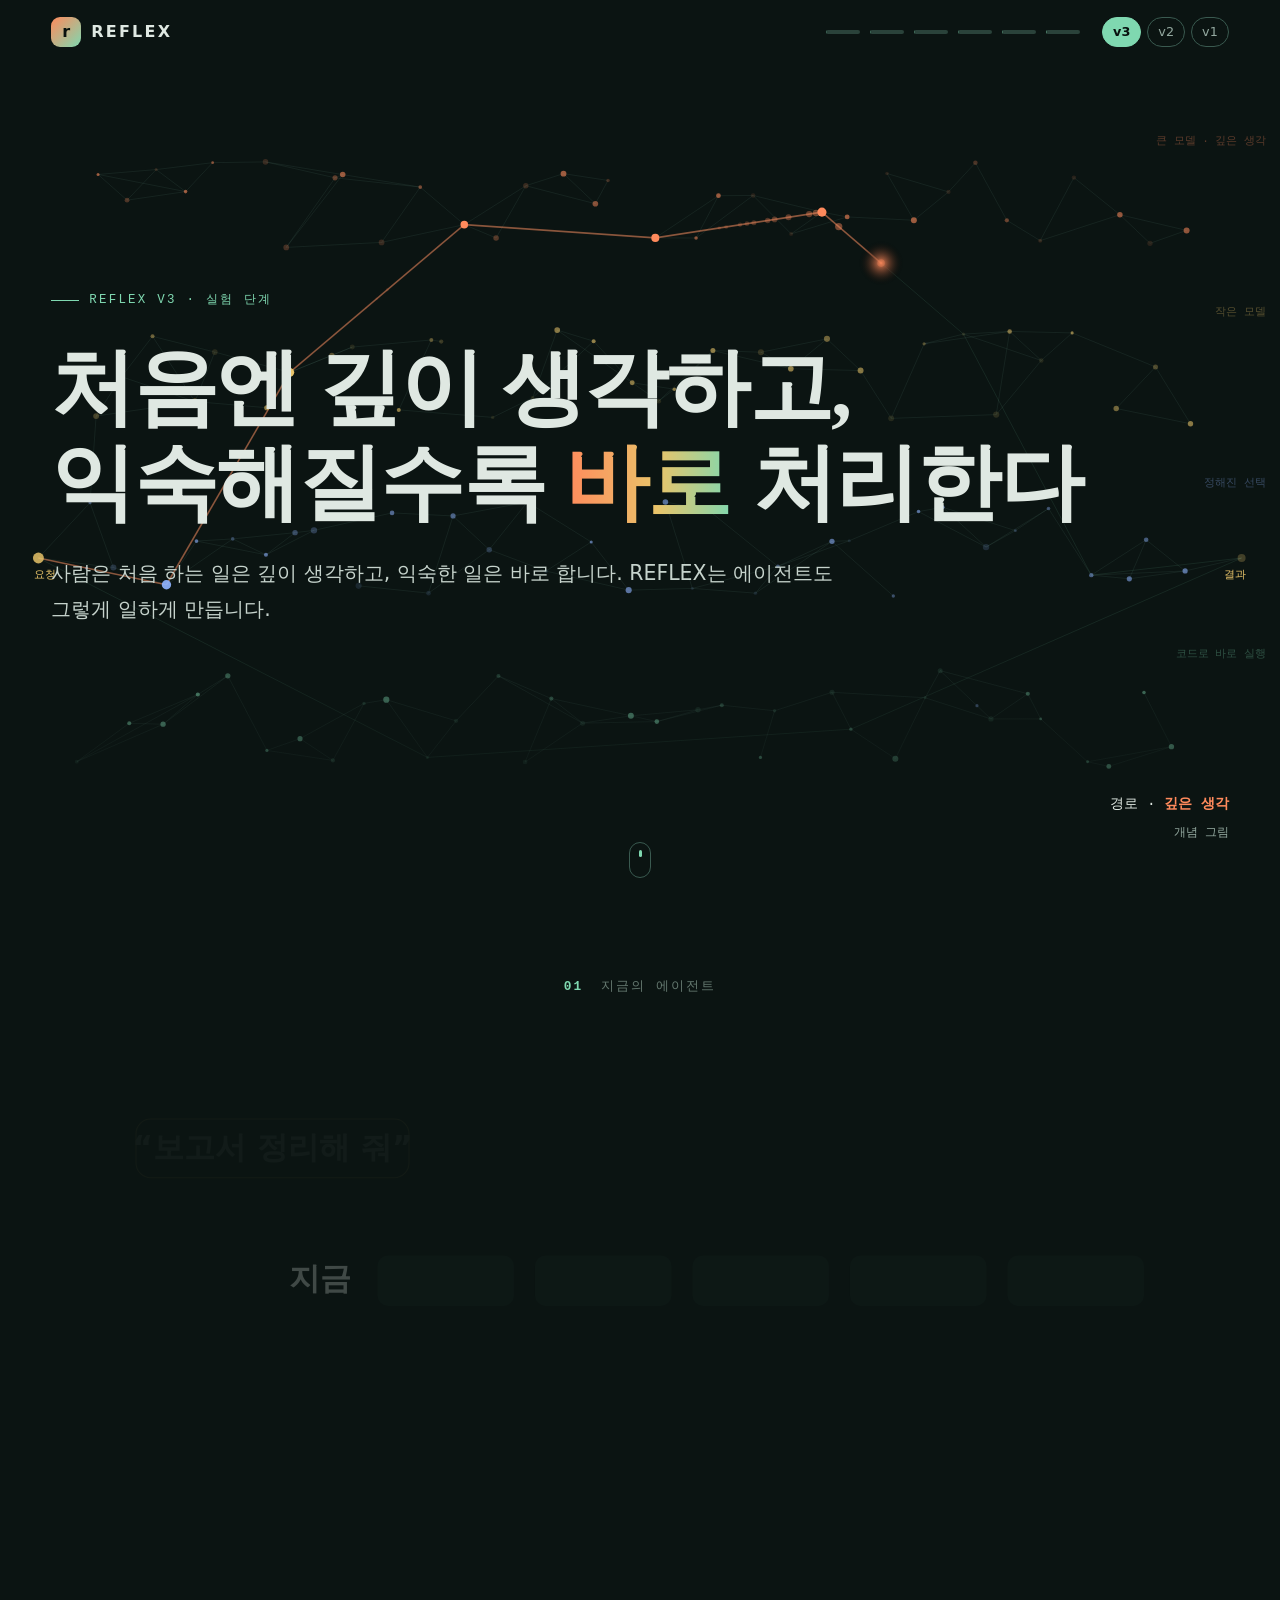
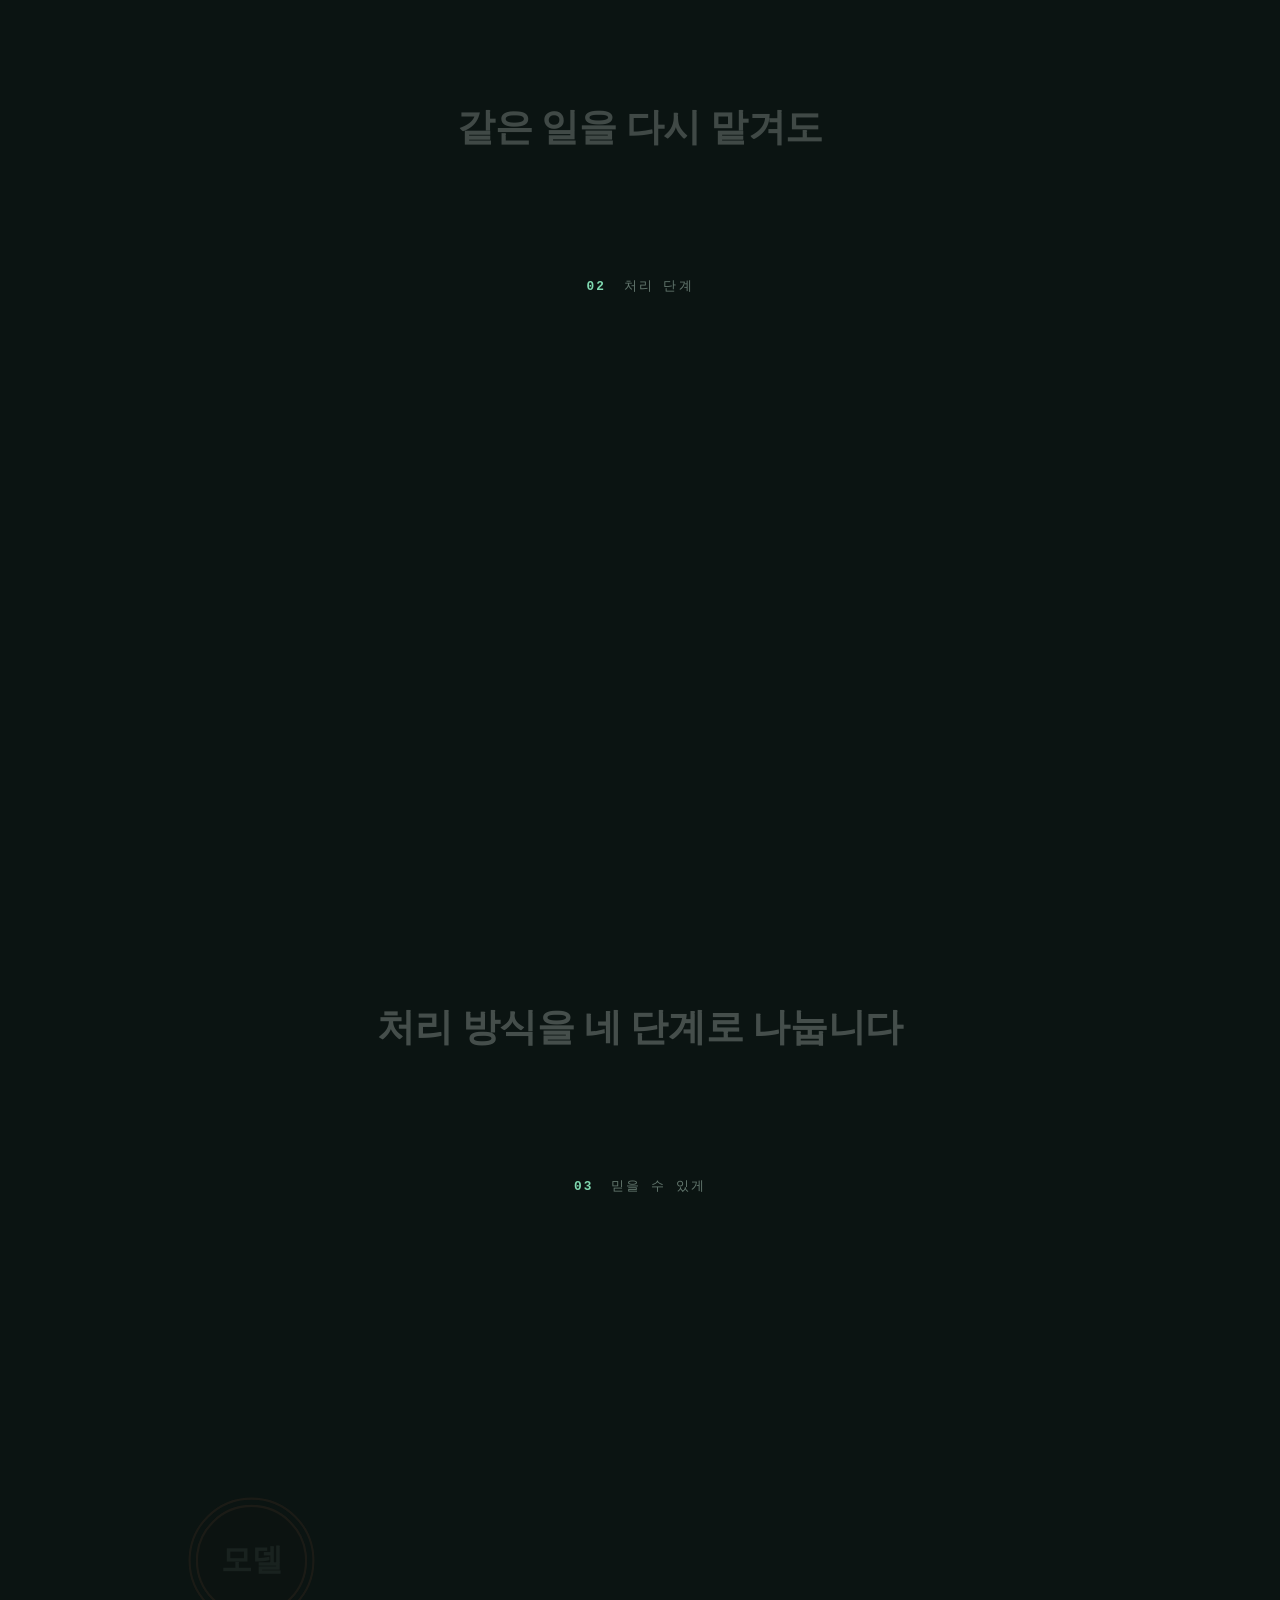
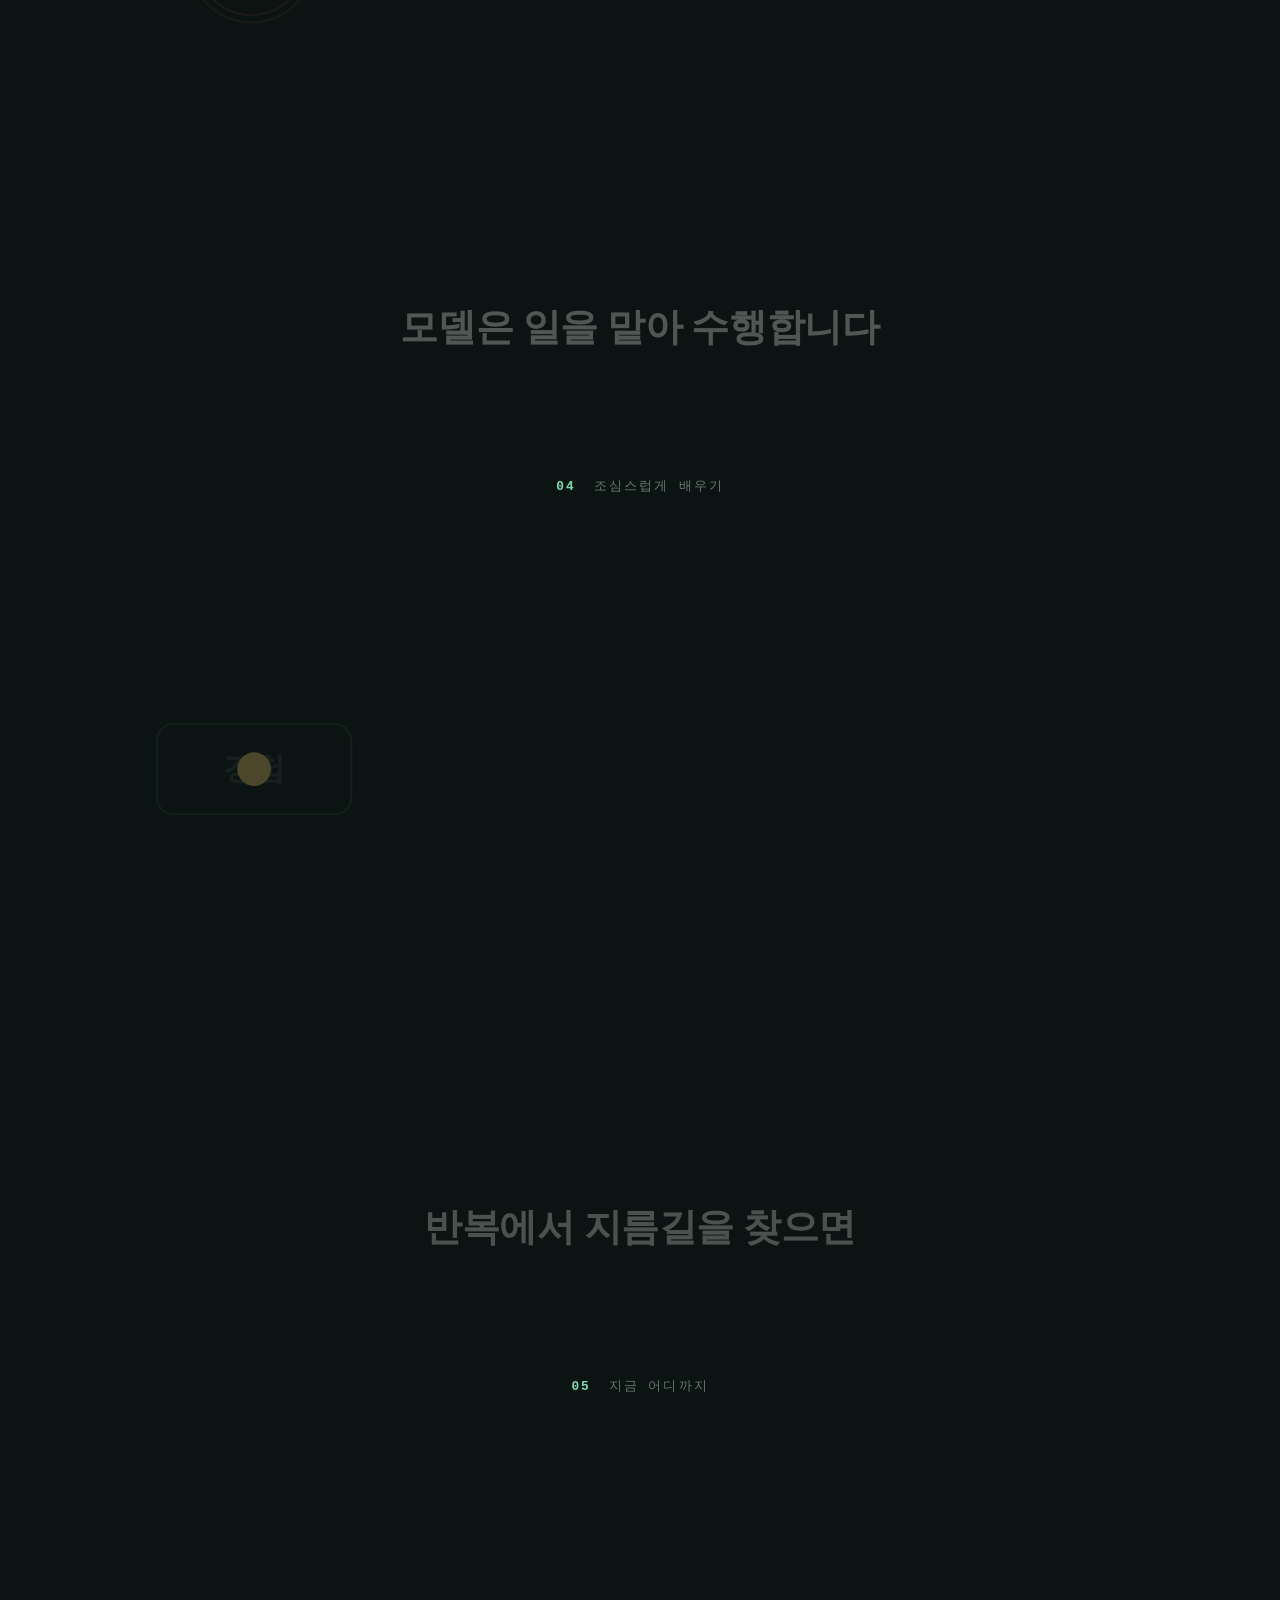
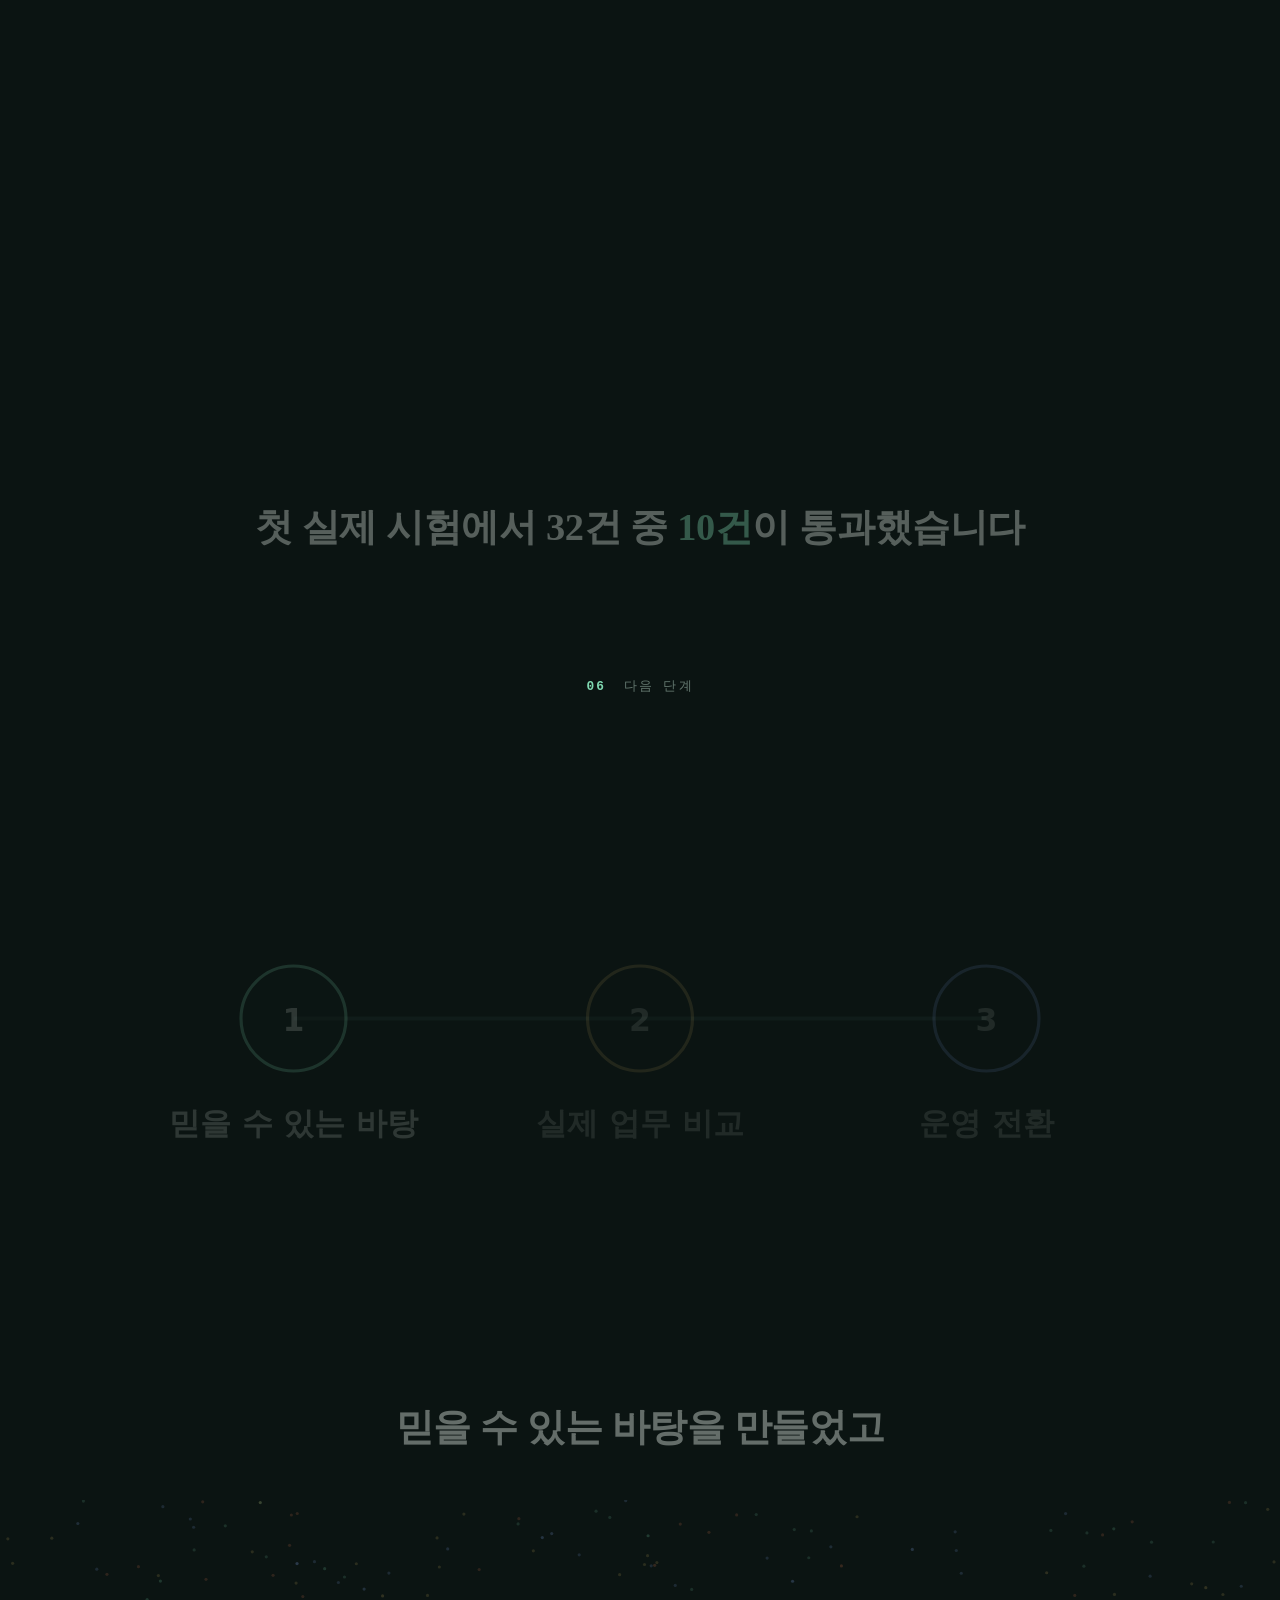
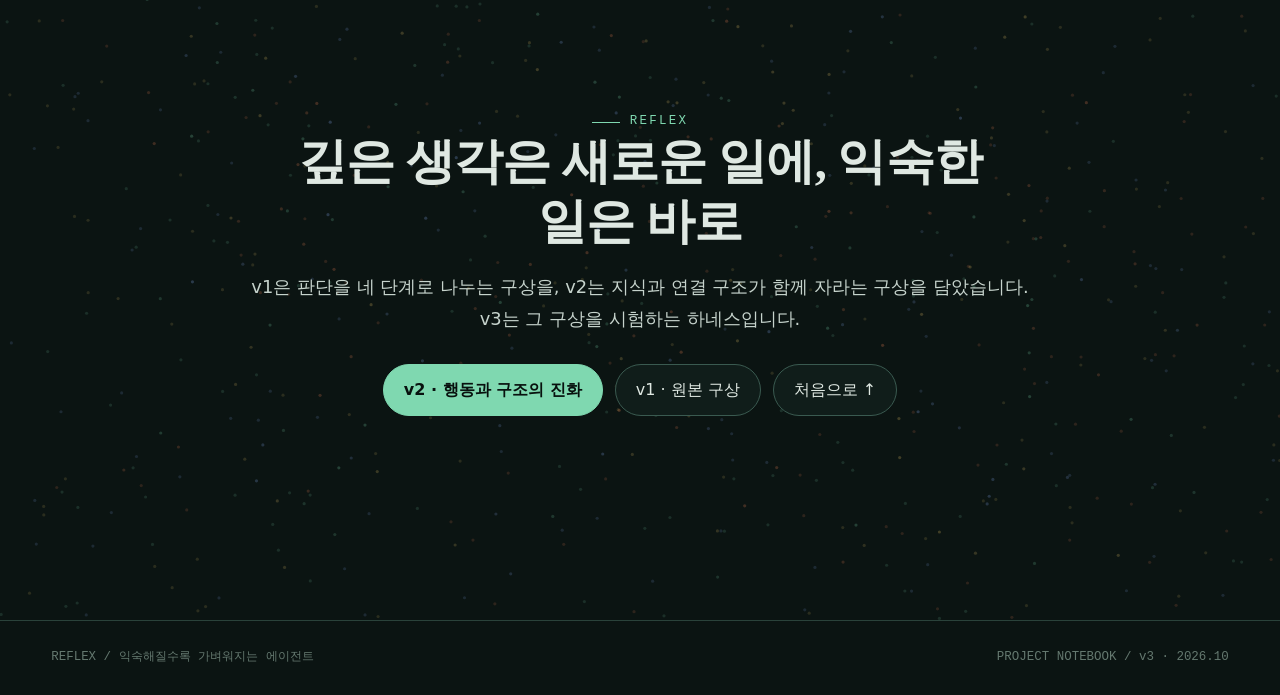
<file: versions/v3/index.html>
<!doctype html>
<html lang="ko">
<head>
  <meta charset="utf-8">
  <meta name="viewport" content="width=device-width, initial-scale=1">
  <title>REFLEX v3 — 처음엔 깊이 생각하고, 익숙해질수록 바로 처리한다</title>
  <meta name="description" content="REFLEX는 같은 일을 매번 처음처럼 생각하지 않는 에이전트입니다. 익숙해진 판단은 더 가벼운 처리로 내려보내고, 결과 확인은 모델 밖에서 합니다.">
  <meta name="color-scheme" content="dark">
  <link rel="stylesheet" href="assets/styles.css">
</head>
<body>
  <a class="skip" href="#main">본문으로 이동</a>
  <div class="progress" aria-hidden="true"></div>

  <header class="topbar" id="topbar">
    <div class="wrap">
      <a class="brand" href="#top"><i>r</i>REFLEX</a>
      <nav class="dots" aria-label="장면 이동" id="dots"></nav>
      <nav class="ver" aria-label="버전"><b>v3</b><a href="../v2/index.html">v2</a><a href="../v1/index.html">v1</a></nav>
    </div>
  </header>

  <main id="main">
  <section class="hero" id="top">
    <canvas id="connectome" aria-hidden="true"></canvas>
    <div class="wrap">
      <span class="eyebrow">REFLEX v3 · 실험 단계</span>
      <h1 id="heroTitle" data-split>처음엔 깊이 생각하고, 익숙해질수록 <em>바로</em> 처리한다</h1>
      <p class="lead">사람은 처음 하는 일은 깊이 생각하고, 익숙한 일은 바로 합니다. REFLEX는 에이전트도 그렇게 일하게 만듭니다.</p>
    </div>
    <div class="hero-legend" aria-hidden="true">
      <div class="mode" id="heroMode">경로 · <b>깊은 생각</b></div>
      <div>개념 그림</div>
    </div>
    <div class="scroll-cue" aria-hidden="true"></div>
  </section>

  <section class="scene" id="s-repeat" data-label="반복" data-dur="14">
    <div class="stage">
      <div class="scene-kicker"><b>01</b> 지금의 에이전트</div>
      <svg class="vis" id="v-repeat" viewBox="0 0 1000 480" aria-hidden="true"></svg>
      <div class="caps">
        <p class="cap" data-from="0" data-to=".18">같은 일을 다시 맡겨도</p>
        <p class="cap" data-from=".18" data-to=".42">에이전트는 매번 처음부터 깊이 생각합니다</p>
        <p class="cap" data-from=".42" data-to=".6">시간과 비용도 매번 똑같이 듭니다</p>
        <p class="cap" data-from=".6" data-to="1.01">REFLEX는 <b>반복할수록 처리가 짧아집니다</b></p>
      </div>
    </div>
  </section>

  <section class="scene" id="s-steps" data-label="네 단계" data-dur="14">
    <div class="stage">
      <div class="scene-kicker"><b>02</b> 처리 단계</div>
      <svg class="vis" id="v-steps" viewBox="0 0 1000 480" aria-hidden="true"></svg>
      <div class="caps">
        <p class="cap" data-from="0" data-to=".25">처리 방식을 네 단계로 나눕니다</p>
        <p class="cap" data-from=".25" data-to=".5">처음 보는 일은 큰 모델이 깊이 생각하고</p>
        <p class="cap" data-from=".5" data-to=".75">익숙해질수록 <b>아래 단계로 내려갑니다</b></p>
        <p class="cap" data-from=".75" data-to="1.01">판단마다 내려가는 속도는 다릅니다</p>
      </div>
    </div>
  </section>

  <section class="scene" id="s-host" data-label="믿을 수 있게" data-dur="14">
    <div class="stage">
      <div class="scene-kicker"><b>03</b> 믿을 수 있게</div>
      <svg class="vis" id="v-host" viewBox="0 0 1000 480" aria-hidden="true"></svg>
      <div class="caps">
        <p class="cap" data-from="0" data-to=".2">모델은 일을 맡아 수행합니다</p>
        <p class="cap" data-from=".2" data-to=".45">쓸 수 있는 예산은 <b>호스트</b>가 셉니다</p>
        <p class="cap" data-from=".45" data-to=".7">일할 수 있는 범위도 호스트가 정합니다</p>
        <p class="cap" data-from=".7" data-to="1.01">끝났는지는 호스트가 <b>따로 확인합니다</b></p>
      </div>
    </div>
  </section>

  <section class="scene" id="s-adopt" data-label="조심스럽게 배우기" data-dur="14">
    <div class="stage">
      <div class="scene-kicker"><b>04</b> 조심스럽게 배우기</div>
      <svg class="vis" id="v-adopt" viewBox="0 0 1000 480" aria-hidden="true"></svg>
      <div class="caps">
        <p class="cap" data-from="0" data-to=".22">반복에서 지름길을 찾으면</p>
        <p class="cap" data-from=".22" data-to=".45">실제 일과 떨어진 곳에서 먼저 시험하고</p>
        <p class="cap" data-from=".45" data-to=".65">통과한 것만 씁니다</p>
        <p class="cap" data-from=".65" data-to="1.01">문제가 보이면 <b>이전 방법으로 돌아갑니다</b></p>
      </div>
    </div>
  </section>

  <section class="scene" id="s-now" data-label="지금 어디까지" data-dur="11">
    <div class="stage">
      <div class="scene-kicker"><b>05</b> 지금 어디까지</div>
      <svg class="vis" id="v-now" viewBox="0 0 1000 480" aria-hidden="true"></svg>
      <div class="caps">
        <p class="cap" data-from="0" data-to=".35">첫 실제 시험에서 32건 중 <b>10건</b>이 통과했습니다</p>
        <p class="cap" data-from=".35" data-to=".65">호스트가 통제하는 바탕은 동작합니다</p>
        <p class="cap" data-from=".65" data-to="1.01">반복할수록 빨라지는지는 <b>이제 측정합니다</b></p>
      </div>
    </div>
  </section>

  <section class="scene" id="s-next" data-label="다음 단계" data-dur="11">
    <div class="stage">
      <div class="scene-kicker"><b>06</b> 다음 단계</div>
      <svg class="vis" id="v-next" viewBox="0 0 1000 480" aria-hidden="true"></svg>
      <div class="caps">
        <p class="cap" data-from="0" data-to=".33">믿을 수 있는 바탕을 만들었고</p>
        <p class="cap" data-from=".33" data-to=".66">실제 업무에서 빨라지는지 재 보고</p>
        <p class="cap" data-from=".66" data-to="1.01">기준을 넘으면 지금의 Hermes를 <b>REFLEX로 옮깁니다</b></p>
      </div>
    </div>
  </section>

  <section class="closing" id="closing">
    <canvas id="closingCanvas" aria-hidden="true"></canvas>
    <div class="wrap">
      <span class="eyebrow">REFLEX</span>
      <h2 class="rv">깊은 생각은 새로운 일에, 익숙한 일은 바로</h2>
      <p class="lead rv">v1은 판단을 네 단계로 나누는 구상을, v2는 지식과 연결 구조가 함께 자라는 구상을 담았습니다. v3는 그 구상을 시험하는 하네스입니다.</p>
      <div class="links rv">
        <a class="btn primary" href="../v2/index.html">v2 · 행동과 구조의 진화</a>
        <a class="btn" href="../v1/index.html">v1 · 원본 구상</a>
        <a class="btn" href="#top">처음으로 ↑</a>
      </div>
    </div>
  </section>
  </main>

  <footer class="footer"><div class="wrap"><span>REFLEX / 익숙해질수록 가벼워지는 에이전트</span><span>PROJECT NOTEBOOK / v3 · 2026.10</span></div></footer>
  <script src="assets/motion.js" defer></script>
</body>
</html>
</file>
<file: versions/v1/assets/styles.css>
:root{--paper:#f4f2eb;--white:#fffef9;--ink:#233d36;--text:#2c3935;--muted:#58675f;--line:#d6ddd3;--green:#2e6651;--mint:#dfeadd;--orange:#b64c31;--peach:#f8e4d9;--gold:#a7812d;--blue:#425d89;--radius:20px;--serif:Georgia,"Noto Serif KR",serif;--sans:ui-sans-serif,system-ui,-apple-system,BlinkMacSystemFont,"Segoe UI","Noto Sans KR",sans-serif}
    *{box-sizing:border-box}html{scroll-behavior:smooth;scroll-padding-top:100px}body{margin:0;background:var(--paper);color:var(--text);font-family:var(--sans);line-height:1.75;word-break:keep-all;overflow-wrap:anywhere}a{color:var(--green);text-underline-offset:4px}a:hover{color:var(--orange)}button,input{font:inherit}button{cursor:pointer}button:focus-visible,a:focus-visible,input:focus-visible,summary:focus-visible{outline:3px solid var(--orange);outline-offset:4px}::selection{background:#d5e3cd;color:var(--ink)}h1,h2,h3,p{margin-top:0}h1,h2,h3{color:var(--ink);line-height:1.3;letter-spacing:-.04em}h2{font-size:clamp(28px,3vw,42px);margin-bottom:18px}h3{font-size:21px;margin-bottom:12px}p{margin-bottom:16px}.wrap{max-width:1260px;margin:auto;padding:0 48px}.eyebrow{font-size:12px;font-weight:700;letter-spacing:.14em;text-transform:uppercase}.muted,.small{color:var(--muted)}.small{font-size:13px;line-height:1.7}.topbar{background:rgba(244,242,235,.96);border-bottom:1px solid var(--line);position:sticky;top:0;z-index:10}.topbar .wrap{display:flex;align-items:center;justify-content:space-between;gap:20px;min-height:76px}.brand{text-decoration:none;color:var(--ink);display:flex;gap:12px;align-items:center;font-size:19px;font-weight:800;letter-spacing:.12em}.brand-mark{background:var(--ink);color:var(--paper);width:34px;height:34px;display:grid;place-items:center;border-radius:50%;font-family:var(--serif);font-size:22px;letter-spacing:0}.toplinks{display:flex;gap:25px;font-size:13px}.toplinks a{color:var(--text);text-decoration:none}.version{font-size:11px;color:var(--muted);border:1px solid var(--line);border-radius:30px;padding:4px 10px}.skip{position:absolute;top:-70px;left:10px;background:var(--white);padding:10px;z-index:100}.skip:focus{top:10px}.hero{padding:72px 0 64px;display:grid;grid-template-columns:1.12fr 1fr;gap:60px;align-items:center}.hero .eyebrow{color:var(--orange);margin-bottom:22px}.hero h1{font-size:clamp(38px,4.9vw,66px);font-weight:750;line-height:1.18;margin-bottom:26px}.hero h1 em{font-style:normal;color:var(--green)}.hero .intro{font-size:18px;max-width:510px;line-height:1.9}.hero-actions{display:flex;flex-wrap:wrap;gap:12px;margin:28px 0 20px}.btn{display:inline-flex;align-items:center;justify-content:center;gap:12px;min-height:44px;padding:11px 19px;border-radius:9px;border:1px solid var(--line);background:var(--white);color:var(--ink);font-size:14px;font-weight:650;text-decoration:none}.btn:hover{background:var(--mint);color:var(--ink)}.btn.primary{background:var(--ink);border-color:var(--ink);color:var(--white)}.hero-figure{position:relative;background:var(--ink);color:#eef2e9;border-radius:28px;padding:30px;overflow:hidden}.hero-figure:before{content:"";position:absolute;width:310px;height:310px;border:1px solid #496157;border-radius:50%;top:-130px;right:-160px;pointer-events:none}.figure-title{display:flex;justify-content:space-between;gap:12px;color:#c6d8c7;font-size:11px;letter-spacing:.1em;margin-bottom:26px}.stratum{display:flex;align-items:center;gap:17px;border-top:1px solid #506359;padding:21px 0}.stratum:last-of-type{border-bottom:1px solid #506359}.stratum .level{font-family:var(--serif);font-size:33px;line-height:1;min-width:48px;color:#c9dcbf}.stratum strong{display:block;font-size:18px;font-weight:600}.stratum span{font-size:12px;color:#c9d3c8}.stratum .dot{width:8px;height:8px;border-radius:50%;background:#bdd3ae;margin-left:auto;flex-shrink:0}.stratum:nth-of-type(2){padding-left:12px}.stratum:nth-of-type(3){padding-left:24px}.stratum:nth-of-type(4){padding-left:36px}.figure-foot{display:flex;justify-content:space-between;gap:20px;color:#d0dccd;font-size:12px;margin-top:21px}.thesis{border-top:1px solid var(--line);border-bottom:1px solid var(--line);padding:23px 0;display:grid;grid-template-columns:150px 1fr;gap:20px;align-items:center}.thesis p{font-size:20px;color:var(--ink);margin:0}.doc-layout{display:grid;grid-template-columns:155px minmax(0,1fr);gap:54px;padding-top:54px}.sidenav{align-self:start;position:sticky;top:108px}.sidenav .eyebrow{color:var(--muted);margin-bottom:19px}.sidenav a{display:block;padding:8px 0;font-size:13px;text-decoration:none;color:var(--muted)}.sidenav a.active{color:var(--green);font-weight:750}.sidenav a span{color:var(--muted);margin-right:12px;font-size:11px}.sidenav .side-note{font-size:11px;border-top:1px solid var(--line);padding-top:18px;margin-top:24px;line-height:1.8;color:var(--muted)}.section{padding-bottom:60px;margin-bottom:56px;border-bottom:1px solid var(--line);scroll-margin-top:108px}.section:last-child{border-bottom:0;margin-bottom:0}.section-kicker{display:flex;align-items:center;gap:14px;margin-bottom:17px;font-size:12px;letter-spacing:.12em;text-transform:uppercase;color:var(--green);font-weight:700}.section-kicker .num{font-family:var(--serif);font-size:22px;letter-spacing:0;color:var(--orange)}.lead{font-size:17px;line-height:1.9;max-width:760px}.grid-3{display:grid;grid-template-columns:repeat(3,minmax(0,1fr));gap:18px}.grid-2{display:grid;grid-template-columns:repeat(2,minmax(0,1fr));gap:22px}.card{background:var(--white);border:1px solid var(--line);border-radius:var(--radius);padding:24px}.card p:last-child{margin-bottom:0}.card .tag{display:block;font-size:11px;letter-spacing:.1em;color:var(--orange);font-weight:700;margin-bottom:15px}.card h3{font-size:19px}.card p{font-size:14px}.callout{border-left:3px solid var(--green);background:var(--mint);padding:19px 23px;margin-top:24px;border-radius:0 12px 12px 0;font-size:14px}.callout p{margin-bottom:0}.callout strong{color:var(--ink)}.callout.warm{background:var(--peach);border-color:var(--orange)}.layer-table{width:100%;border-collapse:collapse;font-size:14px;margin-top:24px}.layer-table th{text-align:left;font-weight:650;color:var(--muted);font-size:12px;padding:13px 14px;border-bottom:1px solid var(--line)}.layer-table td{vertical-align:top;padding:23px 14px;border-bottom:1px solid var(--line)}.layer-table td:first-child{width:185px}.layer-table th:first-child,.layer-table td:first-child{padding-left:0}.layer-label{font-family:var(--serif);font-size:26px;display:block;color:var(--green);line-height:1.3}.layer-table strong{display:block;color:var(--ink);margin-bottom:5px}.layer-table .small{display:block;font-size:12px}.table-wrap{overflow-x:auto}.loop{display:grid;grid-template-columns:repeat(4,minmax(0,1fr));gap:15px;margin:26px 0 0}.loop-step{padding:19px 15px;background:var(--white);border-top:3px solid var(--green);position:relative}.loop-step .step-index{font-size:11px;color:var(--orange);font-weight:700}.loop-step h3{font-size:18px;margin:9px 0}.loop-step p{font-size:13px;margin:0}.loop-feedback{text-align:center;border:1px solid var(--line);border-top:0;border-radius:0 0 12px 12px;padding:15px;font-size:13px;color:var(--green);margin-bottom:26px}.route-strip{display:grid;grid-template-columns:repeat(3,minmax(0,1fr));gap:20px;padding:22px 0;margin-top:22px;border-top:1px solid var(--line);border-bottom:1px solid var(--line)}.route-strip strong{display:block;font-size:14px;color:var(--ink)}.route-strip p{font-size:13px;margin:5px 0 0}.demo{background:var(--white);border:1px solid var(--line);border-radius:24px;overflow:hidden;margin-top:27px}.demo-top{display:flex;justify-content:space-between;align-items:center;gap:12px;padding:19px 26px;border-bottom:1px solid var(--line);font-size:13px}.demo-top .badge{background:var(--mint);color:var(--green);font-size:11px;padding:3px 9px;border-radius:20px;white-space:nowrap}.demo-body{display:grid;grid-template-columns:1fr 1.05fr}.demo-controls{padding:27px;border-right:1px solid var(--line)}.range-head{display:flex;justify-content:space-between;align-items:center;gap:12px;font-size:14px;margin-bottom:13px}.range-head output{font-family:var(--serif);font-size:29px;color:var(--green);white-space:nowrap}.range{width:100%;accent-color:var(--green);height:24px;margin:0;cursor:pointer}.range-ticks{display:flex;justify-content:space-between;color:var(--muted);font-size:11px;margin-top:3px}.presets{display:flex;gap:6px;flex-wrap:wrap;margin:16px 0 23px}.presets button{background:var(--paper);border:1px solid var(--line);padding:6px 11px;border-radius:7px;font-size:12px;min-height:38px;color:var(--ink)}.presets button[aria-pressed=true]{background:var(--ink);border-color:var(--ink);color:var(--white)}.check{display:flex;align-items:flex-start;gap:10px;padding:9px 0;font-size:13px;cursor:pointer}.check input{width:17px;height:17px;accent-color:var(--green);margin:4px 0 0;flex-shrink:0}.check small{display:block;font-size:11px;color:var(--muted);margin-top:3px}.checks{border-top:1px solid var(--line);padding-top:13px}.demo-result{padding:27px;display:flex;flex-direction:column}.result-eyebrow{font-size:11px;letter-spacing:.13em;color:var(--muted);font-weight:700}.result-title{font-size:32px;color:var(--green);margin:13px 0 9px;line-height:1.25;letter-spacing:-.04em}.result-title[data-layer="3"]{color:var(--orange)}.result-desc{font-size:14px;min-height:74px}.layer-track{display:grid;grid-template-columns:repeat(4,minmax(0,1fr));gap:6px;margin:14px 0 24px}.track-node{background:var(--paper);border-radius:9px;text-align:center;padding:11px 3px;font-size:11px;color:var(--muted)}.track-node strong{font-family:var(--serif);font-size:24px;display:block;color:var(--muted);line-height:1.4;font-weight:500}.track-node.on{background:var(--ink);color:var(--white)}.track-node.on strong{color:#d0e3c5}.trace{padding:0;list-style:none;margin:0}.trace li{display:grid;grid-template-columns:56px 1fr;gap:8px;padding:10px 0;border-top:1px solid var(--line);font-size:12px}.trace li span:first-child{color:var(--muted)}.trace li strong{font-weight:600;color:var(--ink)}.cost{margin-top:22px;padding-top:18px;border-top:1px solid var(--line);font-size:12px}.cost-head{display:flex;justify-content:space-between;gap:12px;margin-bottom:10px}.cost-head b{font-weight:650}.cost-track{height:7px;background:var(--mint);border-radius:7px;overflow:hidden}.cost-fill{height:100%;background:var(--green);transition:width .25s ease;border-radius:7px}.demo-caption{padding:16px 26px;background:var(--paper);font-size:12px;color:var(--muted);border-top:1px solid var(--line)}.demo-caption p{margin:0}.process{counter-reset:phase;margin-top:28px}.phase{display:grid;grid-template-columns:35px 1fr;gap:20px;padding:21px 0;border-top:1px solid var(--line)}.phase:before{counter-increment:phase;content:counter(phase,decimal-leading-zero);color:var(--orange);font-family:var(--serif);font-size:24px}.phase h3{font-size:18px;margin:0 0 8px}.phase p{font-size:14px;margin:0}.phase .small{margin-top:6px;font-size:12px}.skill{background:var(--ink);color:#e3eddf;border-radius:17px;padding:24px;margin-top:25px}.skill .eyebrow{color:#cad8bd;margin-bottom:17px}.skill-grid{display:grid;grid-template-columns:repeat(2,minmax(0,1fr));gap:13px 25px}.skill-item span{font-family:ui-monospace,SFMono-Regular,Consolas,monospace;color:#bbd4ac;font-size:12px;display:block}.skill-item p{font-size:13px;margin:3px 0 0;color:#edf0e8}.example-flow{margin:28px 0;display:grid;grid-template-columns:repeat(4,minmax(0,1fr));gap:12px}.example-stage{padding:18px 15px;border-top:1px solid var(--green)}.example-stage b{font-size:11px;color:var(--orange)}.example-stage h3{font-size:16px;margin:9px 0}.example-stage p{font-size:13px;margin:0}.example-stage code{font-size:11px;color:var(--green);display:block;margin-top:10px}.plain-list{padding-left:20px;font-size:14px}.plain-list li{margin-bottom:11px}.detail{border-top:1px solid var(--line);padding:18px 0}.detail summary{cursor:pointer;font-weight:650;font-size:16px;color:var(--ink)}.detail p{font-size:14px;margin:15px 0 0}.formula{background:var(--mint);border-radius:12px;padding:22px;font-size:15px;line-height:1.8;margin:23px 0;color:var(--ink)}.formula code{display:block;font-size:13px;white-space:normal;margin-top:10px}.roadmap{display:grid;grid-template-columns:repeat(3,minmax(0,1fr));gap:21px;margin:25px 0}.roadmap .milestone{border-top:3px solid var(--green);padding-top:17px}.milestone .eyebrow{color:var(--orange);font-size:11px;margin-bottom:10px}.milestone h3{font-size:18px}.milestone p{font-size:14px}.roadmap .small{font-size:12px}.metrics{display:grid;grid-template-columns:repeat(2,minmax(0,1fr));gap:16px;margin-top:20px}.metric{padding:17px 0;border-top:1px solid var(--line)}.metric strong{display:block;color:var(--ink);font-size:15px}.metric p{font-size:13px;margin:5px 0 0}.source-list{padding:0;list-style:none;margin:25px 0 0}.source-list li{padding:15px 0;border-top:1px solid var(--line);font-size:13px}.source-list a{font-weight:600}.source-list p{font-size:12px;color:var(--muted);margin:5px 0 0}.footer{border-top:1px solid var(--line);padding:30px 0;margin-top:20px}.footer .wrap{display:flex;justify-content:space-between;gap:20px;font-size:12px;color:var(--muted)}.endnote{padding:30px;background:var(--ink);border-radius:19px;color:#e6ecdf;margin-top:25px}.endnote h3{color:#edf2e5;font-size:23px;line-height:1.5}.endnote p{font-size:14px;margin:0;color:#d6e2d1}
    @media(min-width:1400px){.hero{padding-top:88px;padding-bottom:75px}}
    @media(max-width:1050px){.wrap{padding:0 30px}.hero{gap:30px}.doc-layout{grid-template-columns:125px minmax(0,1fr);gap:28px}.grid-3{grid-template-columns:1fr}.grid-3 .card{display:grid;grid-template-columns:150px 1fr;gap:0 20px}.grid-3 .card .tag{grid-column:1}.grid-3 .card h3{grid-column:1}.grid-3 .card p{grid-column:2;grid-row:1 / span 2;align-self:center}.loop{grid-template-columns:repeat(2,minmax(0,1fr))}.example-flow{grid-template-columns:repeat(2,minmax(0,1fr))}.demo-body{grid-template-columns:1fr}.demo-controls{border-right:0;border-bottom:1px solid var(--line)}.result-desc{min-height:0}.roadmap{grid-template-columns:1fr}.roadmap .milestone{display:grid;grid-template-columns:150px 1fr;column-gap:20px}.roadmap .milestone p{grid-column:2;grid-row:1 / span 2}.roadmap .milestone .small{grid-column:2;grid-row:auto}.route-strip{grid-template-columns:1fr}.table-wrap .layer-table{min-width:610px}}
    @media(max-width:760px){html{scroll-padding-top:85px}.wrap{padding:0 22px}.topbar .wrap{min-height:66px}.toplinks{gap:15px}.toplinks a:nth-child(2){display:none}.version{display:none}.hero{grid-template-columns:1fr;padding:42px 0;gap:28px}.hero h1{font-size:44px}.hero .intro{font-size:16px}.hero-figure{padding:26px}.thesis{grid-template-columns:1fr;gap:10px}.thesis p{font-size:17px}.doc-layout{display:block;padding-top:40px}.sidenav{display:none}.section{padding-bottom:40px;margin-bottom:38px}.grid-2{grid-template-columns:1fr}.grid-3 .card{display:block}.grid-3 .card p{grid-row:auto}.section-kicker{margin-bottom:12px}.lead{font-size:16px}.hero-actions .btn{font-size:13px}.footer .wrap{flex-direction:column;gap:8px}.metrics{grid-template-columns:1fr}.section{scroll-margin-top:90px}.skill-grid{grid-template-columns:1fr}.roadmap .milestone{display:block}}
    @media(max-width:760px){.table-wrap{overflow:visible}.table-wrap .layer-table{min-width:0}.layer-table thead{display:none}.layer-table tbody,.layer-table tr,.layer-table td{display:block}.layer-table tr{background:var(--white);border:1px solid var(--line);border-radius:16px;padding:20px;margin:14px 0}.layer-table td{padding:10px 0;border:0;font-size:14px}.layer-table td:first-child{width:auto;padding:0 0 12px;margin-bottom:10px;border-bottom:1px solid var(--line)}.layer-table td:first-child .layer-label{display:inline-block;margin-right:10px}.layer-table td:first-child strong{display:inline-block}.layer-table td:nth-child(2):before,.layer-table td:nth-child(3):before{display:block;color:var(--muted);font-size:11px;letter-spacing:.07em;margin-bottom:6px}.layer-table td:nth-child(2):before{content:"담당 판단"}.layer-table td:nth-child(3):before{content:"출력 / 상위 복귀 조건"}.toplinks a{display:flex;align-items:center;min-height:44px}}
    @media(max-width:420px){.wrap{padding:0 17px}.hero h1{font-size:36px}.brand{font-size:16px}.toplinks{font-size:12px;gap:12px}.toplinks a:last-child{display:none}.hero-figure{padding:22px}.stratum strong{font-size:16px}.stratum span{font-size:11px}.figure-title{font-size:10px}.figure-foot{font-size:11px}.loop,.example-flow{grid-template-columns:1fr}.demo-controls,.demo-result{padding:21px}.demo-top{padding:15px 20px;align-items:flex-start}.demo-caption{padding:15px 20px}.card{padding:20px}.layer-track{gap:4px}.endnote{padding:23px}.callout{padding:17px 19px}.phase{gap:13px}}
    @media(pointer:coarse){.presets button{min-height:44px}.check{min-height:44px}}
    @media(prefers-reduced-motion:reduce){html{scroll-behavior:auto}.cost-fill{transition:none}}
    @media print{.topbar,.sidenav,.hero-actions,.presets,.demo-controls,.skip{display:none}.wrap{max-width:none;padding:0}.doc-layout{display:block}.hero{gap:25px;padding:20px 0}.section{break-inside:avoid;padding-bottom:20px;margin-bottom:25px}.demo-body{display:block}.hero-figure,.skill,.endnote{print-color-adjust:exact;-webkit-print-color-adjust:exact}body{font-size:12px;background:#fff}h2{font-size:25px}.footer{margin-top:0}}
</file>
<file: versions/v2/assets/styles.css>
:root{--paper:#f4f2eb;--white:#fffef9;--ink:#233d36;--text:#2c3935;--muted:#58675f;--line:#d6ddd3;--green:#2e6651;--mint:#dfeadd;--orange:#b64c31;--peach:#f8e4d9;--gold:#a7812d;--blue:#425d89;--radius:20px;--serif:Georgia,"Noto Serif KR",serif;--sans:ui-sans-serif,system-ui,-apple-system,BlinkMacSystemFont,"Segoe UI","Noto Sans KR",sans-serif}
    *{box-sizing:border-box}html{scroll-behavior:smooth;scroll-padding-top:100px}body{margin:0;background:var(--paper);color:var(--text);font-family:var(--sans);line-height:1.75;word-break:keep-all;overflow-wrap:anywhere}a{color:var(--green);text-underline-offset:4px}a:hover{color:var(--orange)}button,input{font:inherit}button{cursor:pointer}button:focus-visible,a:focus-visible,input:focus-visible,summary:focus-visible{outline:3px solid var(--orange);outline-offset:4px}::selection{background:#d5e3cd;color:var(--ink)}h1,h2,h3,p{margin-top:0}h1,h2,h3{color:var(--ink);line-height:1.3;letter-spacing:-.04em}h2{font-size:clamp(28px,3vw,42px);margin-bottom:18px}h3{font-size:21px;margin-bottom:12px}p{margin-bottom:16px}.wrap{max-width:1260px;margin:auto;padding:0 48px}.eyebrow{font-size:12px;font-weight:700;letter-spacing:.14em;text-transform:uppercase}.muted,.small{color:var(--muted)}.small{font-size:13px;line-height:1.7}.topbar{background:rgba(244,242,235,.96);border-bottom:1px solid var(--line);position:sticky;top:0;z-index:10}.topbar .wrap{display:flex;align-items:center;justify-content:space-between;gap:20px;min-height:76px}.brand{text-decoration:none;color:var(--ink);display:flex;gap:12px;align-items:center;font-size:19px;font-weight:800;letter-spacing:.12em}.brand-mark{background:var(--ink);color:var(--paper);width:34px;height:34px;display:grid;place-items:center;border-radius:50%;font-family:var(--serif);font-size:22px;letter-spacing:0}.toplinks{display:flex;gap:25px;font-size:13px}.toplinks a{color:var(--text);text-decoration:none}.version{font-size:11px;color:var(--muted);border:1px solid var(--line);border-radius:30px;padding:4px 10px}.skip{position:absolute;top:-70px;left:10px;background:var(--white);padding:10px;z-index:100}.skip:focus{top:10px}.hero{padding:72px 0 64px;display:grid;grid-template-columns:1.12fr 1fr;gap:60px;align-items:center}.hero .eyebrow{color:var(--orange);margin-bottom:22px}.hero h1{font-size:clamp(38px,4.9vw,66px);font-weight:750;line-height:1.18;margin-bottom:26px}.hero h1 em{font-style:normal;color:var(--green)}.hero .intro{font-size:18px;max-width:510px;line-height:1.9}.hero-actions{display:flex;flex-wrap:wrap;gap:12px;margin:28px 0 20px}.btn{display:inline-flex;align-items:center;justify-content:center;gap:12px;min-height:44px;padding:11px 19px;border-radius:9px;border:1px solid var(--line);background:var(--white);color:var(--ink);font-size:14px;font-weight:650;text-decoration:none}.btn:hover{background:var(--mint);color:var(--ink)}.btn.primary{background:var(--ink);border-color:var(--ink);color:var(--white)}.hero-figure{position:relative;background:var(--ink);color:#eef2e9;border-radius:28px;padding:30px;overflow:hidden}.hero-figure:before{content:"";position:absolute;width:310px;height:310px;border:1px solid #496157;border-radius:50%;top:-130px;right:-160px;pointer-events:none}.figure-title{display:flex;justify-content:space-between;gap:12px;color:#c6d8c7;font-size:11px;letter-spacing:.1em;margin-bottom:26px}.stratum{display:flex;align-items:center;gap:17px;border-top:1px solid #506359;padding:21px 0}.stratum:last-of-type{border-bottom:1px solid #506359}.stratum .level{font-family:var(--serif);font-size:33px;line-height:1;min-width:48px;color:#c9dcbf}.stratum strong{display:block;font-size:18px;font-weight:600}.stratum span{font-size:12px;color:#c9d3c8}.stratum .dot{width:8px;height:8px;border-radius:50%;background:#bdd3ae;margin-left:auto;flex-shrink:0}.stratum:nth-of-type(2){padding-left:12px}.stratum:nth-of-type(3){padding-left:24px}.stratum:nth-of-type(4){padding-left:36px}.figure-foot{display:flex;justify-content:space-between;gap:20px;color:#d0dccd;font-size:12px;margin-top:21px}.thesis{border-top:1px solid var(--line);border-bottom:1px solid var(--line);padding:23px 0;display:grid;grid-template-columns:150px 1fr;gap:20px;align-items:center}.thesis p{font-size:20px;color:var(--ink);margin:0}.doc-layout{display:grid;grid-template-columns:155px minmax(0,1fr);gap:54px;padding-top:54px}.sidenav{align-self:start;position:sticky;top:108px}.sidenav .eyebrow{color:var(--muted);margin-bottom:19px}.sidenav a{display:block;padding:8px 0;font-size:13px;text-decoration:none;color:var(--muted)}.sidenav a.active{color:var(--green);font-weight:750}.sidenav a span{color:var(--muted);margin-right:12px;font-size:11px}.sidenav .side-note{font-size:11px;border-top:1px solid var(--line);padding-top:18px;margin-top:24px;line-height:1.8;color:var(--muted)}.section{padding-bottom:60px;margin-bottom:56px;border-bottom:1px solid var(--line);scroll-margin-top:108px}.section:last-child{border-bottom:0;margin-bottom:0}.section-kicker{display:flex;align-items:center;gap:14px;margin-bottom:17px;font-size:12px;letter-spacing:.12em;text-transform:uppercase;color:var(--green);font-weight:700}.section-kicker .num{font-family:var(--serif);font-size:22px;letter-spacing:0;color:var(--orange)}.lead{font-size:17px;line-height:1.9;max-width:760px}.grid-3{display:grid;grid-template-columns:repeat(3,minmax(0,1fr));gap:18px}.grid-2{display:grid;grid-template-columns:repeat(2,minmax(0,1fr));gap:22px}.card{background:var(--white);border:1px solid var(--line);border-radius:var(--radius);padding:24px}.card p:last-child{margin-bottom:0}.card .tag{display:block;font-size:11px;letter-spacing:.1em;color:var(--orange);font-weight:700;margin-bottom:15px}.card h3{font-size:19px}.card p{font-size:14px}.callout{border-left:3px solid var(--green);background:var(--mint);padding:19px 23px;margin-top:24px;border-radius:0 12px 12px 0;font-size:14px}.callout p{margin-bottom:0}.callout strong{color:var(--ink)}.callout.warm{background:var(--peach);border-color:var(--orange)}.layer-table{width:100%;border-collapse:collapse;font-size:14px;margin-top:24px}.layer-table th{text-align:left;font-weight:650;color:var(--muted);font-size:12px;padding:13px 14px;border-bottom:1px solid var(--line)}.layer-table td{vertical-align:top;padding:23px 14px;border-bottom:1px solid var(--line)}.layer-table td:first-child{width:185px}.layer-table th:first-child,.layer-table td:first-child{padding-left:0}.layer-label{font-family:var(--serif);font-size:26px;display:block;color:var(--green);line-height:1.3}.layer-table strong{display:block;color:var(--ink);margin-bottom:5px}.layer-table .small{display:block;font-size:12px}.table-wrap{overflow-x:auto}.loop{display:grid;grid-template-columns:repeat(4,minmax(0,1fr));gap:15px;margin:26px 0 0}.loop-step{padding:19px 15px;background:var(--white);border-top:3px solid var(--green);position:relative}.loop-step .step-index{font-size:11px;color:var(--orange);font-weight:700}.loop-step h3{font-size:18px;margin:9px 0}.loop-step p{font-size:13px;margin:0}.loop-feedback{text-align:center;border:1px solid var(--line);border-top:0;border-radius:0 0 12px 12px;padding:15px;font-size:13px;color:var(--green);margin-bottom:26px}.route-strip{display:grid;grid-template-columns:repeat(3,minmax(0,1fr));gap:20px;padding:22px 0;margin-top:22px;border-top:1px solid var(--line);border-bottom:1px solid var(--line)}.route-strip strong{display:block;font-size:14px;color:var(--ink)}.route-strip p{font-size:13px;margin:5px 0 0}.demo{background:var(--white);border:1px solid var(--line);border-radius:24px;overflow:hidden;margin-top:27px}.demo-top{display:flex;justify-content:space-between;align-items:center;gap:12px;padding:19px 26px;border-bottom:1px solid var(--line);font-size:13px}.demo-top .badge{background:var(--mint);color:var(--green);font-size:11px;padding:3px 9px;border-radius:20px;white-space:nowrap}.demo-body{display:grid;grid-template-columns:1fr 1.05fr}.demo-controls{padding:27px;border-right:1px solid var(--line)}.range-head{display:flex;justify-content:space-between;align-items:center;gap:12px;font-size:14px;margin-bottom:13px}.range-head output{font-family:var(--serif);font-size:29px;color:var(--green);white-space:nowrap}.range{width:100%;accent-color:var(--green);height:24px;margin:0;cursor:pointer}.range-ticks{display:flex;justify-content:space-between;color:var(--muted);font-size:11px;margin-top:3px}.presets{display:flex;gap:6px;flex-wrap:wrap;margin:16px 0 23px}.presets button{background:var(--paper);border:1px solid var(--line);padding:6px 11px;border-radius:7px;font-size:12px;min-height:38px;color:var(--ink)}.presets button[aria-pressed=true]{background:var(--ink);border-color:var(--ink);color:var(--white)}.check{display:flex;align-items:flex-start;gap:10px;padding:9px 0;font-size:13px;cursor:pointer}.check input{width:17px;height:17px;accent-color:var(--green);margin:4px 0 0;flex-shrink:0}.check small{display:block;font-size:11px;color:var(--muted);margin-top:3px}.checks{border-top:1px solid var(--line);padding-top:13px}.demo-result{padding:27px;display:flex;flex-direction:column}.result-eyebrow{font-size:11px;letter-spacing:.13em;color:var(--muted);font-weight:700}.result-title{font-size:32px;color:var(--green);margin:13px 0 9px;line-height:1.25;letter-spacing:-.04em}.result-title[data-layer="3"]{color:var(--orange)}.result-desc{font-size:14px;min-height:74px}.layer-track{display:grid;grid-template-columns:repeat(4,minmax(0,1fr));gap:6px;margin:14px 0 24px}.track-node{background:var(--paper);border-radius:9px;text-align:center;padding:11px 3px;font-size:11px;color:var(--muted)}.track-node strong{font-family:var(--serif);font-size:24px;display:block;color:var(--muted);line-height:1.4;font-weight:500}.track-node.on{background:var(--ink);color:var(--white)}.track-node.on strong{color:#d0e3c5}.trace{padding:0;list-style:none;margin:0}.trace li{display:grid;grid-template-columns:56px 1fr;gap:8px;padding:10px 0;border-top:1px solid var(--line);font-size:12px}.trace li span:first-child{color:var(--muted)}.trace li strong{font-weight:600;color:var(--ink)}.cost{margin-top:22px;padding-top:18px;border-top:1px solid var(--line);font-size:12px}.cost-head{display:flex;justify-content:space-between;gap:12px;margin-bottom:10px}.cost-head b{font-weight:650}.cost-track{height:7px;background:var(--mint);border-radius:7px;overflow:hidden}.cost-fill{height:100%;background:var(--green);transition:width .25s ease;border-radius:7px}.demo-caption{padding:16px 26px;background:var(--paper);font-size:12px;color:var(--muted);border-top:1px solid var(--line)}.demo-caption p{margin:0}.process{counter-reset:phase;margin-top:28px}.phase{display:grid;grid-template-columns:35px 1fr;gap:20px;padding:21px 0;border-top:1px solid var(--line)}.phase:before{counter-increment:phase;content:counter(phase,decimal-leading-zero);color:var(--orange);font-family:var(--serif);font-size:24px}.phase h3{font-size:18px;margin:0 0 8px}.phase p{font-size:14px;margin:0}.phase .small{margin-top:6px;font-size:12px}.skill{background:var(--ink);color:#e3eddf;border-radius:17px;padding:24px;margin-top:25px}.skill .eyebrow{color:#cad8bd;margin-bottom:17px}.skill-grid{display:grid;grid-template-columns:repeat(2,minmax(0,1fr));gap:13px 25px}.skill-item span{font-family:ui-monospace,SFMono-Regular,Consolas,monospace;color:#bbd4ac;font-size:12px;display:block}.skill-item p{font-size:13px;margin:3px 0 0;color:#edf0e8}.example-flow{margin:28px 0;display:grid;grid-template-columns:repeat(4,minmax(0,1fr));gap:12px}.example-stage{padding:18px 15px;border-top:1px solid var(--green)}.example-stage b{font-size:11px;color:var(--orange)}.example-stage h3{font-size:16px;margin:9px 0}.example-stage p{font-size:13px;margin:0}.example-stage code{font-size:11px;color:var(--green);display:block;margin-top:10px}.plain-list{padding-left:20px;font-size:14px}.plain-list li{margin-bottom:11px}.detail{border-top:1px solid var(--line);padding:18px 0}.detail summary{cursor:pointer;font-weight:650;font-size:16px;color:var(--ink)}.detail p{font-size:14px;margin:15px 0 0}.formula{background:var(--mint);border-radius:12px;padding:22px;font-size:15px;line-height:1.8;margin:23px 0;color:var(--ink)}.formula code{display:block;font-size:13px;white-space:normal;margin-top:10px}.roadmap{display:grid;grid-template-columns:repeat(3,minmax(0,1fr));gap:21px;margin:25px 0}.roadmap .milestone{border-top:3px solid var(--green);padding-top:17px}.milestone .eyebrow{color:var(--orange);font-size:11px;margin-bottom:10px}.milestone h3{font-size:18px}.milestone p{font-size:14px}.roadmap .small{font-size:12px}.metrics{display:grid;grid-template-columns:repeat(2,minmax(0,1fr));gap:16px;margin-top:20px}.metric{padding:17px 0;border-top:1px solid var(--line)}.metric strong{display:block;color:var(--ink);font-size:15px}.metric p{font-size:13px;margin:5px 0 0}.source-list{padding:0;list-style:none;margin:25px 0 0}.source-list li{padding:15px 0;border-top:1px solid var(--line);font-size:13px}.source-list a{font-weight:600}.source-list p{font-size:12px;color:var(--muted);margin:5px 0 0}.footer{border-top:1px solid var(--line);padding:30px 0;margin-top:20px}.footer .wrap{display:flex;justify-content:space-between;gap:20px;font-size:12px;color:var(--muted)}.endnote{padding:30px;background:var(--ink);border-radius:19px;color:#e6ecdf;margin-top:25px}.endnote h3{color:#edf2e5;font-size:23px;line-height:1.5}.endnote p{font-size:14px;margin:0;color:#d6e2d1}
    @media(min-width:1400px){.hero{padding-top:88px;padding-bottom:75px}}
    @media(max-width:1050px){.wrap{padding:0 30px}.hero{gap:30px}.doc-layout{grid-template-columns:125px minmax(0,1fr);gap:28px}.grid-3{grid-template-columns:1fr}.grid-3 .card{display:grid;grid-template-columns:150px 1fr;gap:0 20px}.grid-3 .card .tag{grid-column:1}.grid-3 .card h3{grid-column:1}.grid-3 .card p{grid-column:2;grid-row:1 / span 2;align-self:center}.loop{grid-template-columns:repeat(2,minmax(0,1fr))}.example-flow{grid-template-columns:repeat(2,minmax(0,1fr))}.demo-body{grid-template-columns:1fr}.demo-controls{border-right:0;border-bottom:1px solid var(--line)}.result-desc{min-height:0}.roadmap{grid-template-columns:1fr}.roadmap .milestone{display:grid;grid-template-columns:150px 1fr;column-gap:20px}.roadmap .milestone p{grid-column:2;grid-row:1 / span 2}.roadmap .milestone .small{grid-column:2;grid-row:auto}.route-strip{grid-template-columns:1fr}.table-wrap .layer-table{min-width:610px}}
    @media(max-width:760px){html{scroll-padding-top:85px}.wrap{padding:0 22px}.topbar .wrap{min-height:66px}.toplinks{gap:15px}.toplinks a:nth-child(2){display:none}.version{display:none}.hero{grid-template-columns:1fr;padding:42px 0;gap:28px}.hero h1{font-size:44px}.hero .intro{font-size:16px}.hero-figure{padding:26px}.thesis{grid-template-columns:1fr;gap:10px}.thesis p{font-size:17px}.doc-layout{display:block;padding-top:40px}.sidenav{display:none}.section{padding-bottom:40px;margin-bottom:38px}.grid-2{grid-template-columns:1fr}.grid-3 .card{display:block}.grid-3 .card p{grid-row:auto}.section-kicker{margin-bottom:12px}.lead{font-size:16px}.hero-actions .btn{font-size:13px}.footer .wrap{flex-direction:column;gap:8px}.metrics{grid-template-columns:1fr}.section{scroll-margin-top:90px}.skill-grid{grid-template-columns:1fr}.roadmap .milestone{display:block}}
    @media(max-width:760px){.table-wrap{overflow:visible}.table-wrap .layer-table{min-width:0}.layer-table thead{display:none}.layer-table tbody,.layer-table tr,.layer-table td{display:block}.layer-table tr{background:var(--white);border:1px solid var(--line);border-radius:16px;padding:20px;margin:14px 0}.layer-table td{padding:10px 0;border:0;font-size:14px}.layer-table td:first-child{width:auto;padding:0 0 12px;margin-bottom:10px;border-bottom:1px solid var(--line)}.layer-table td:first-child .layer-label{display:inline-block;margin-right:10px}.layer-table td:first-child strong{display:inline-block}.layer-table td:nth-child(2):before,.layer-table td:nth-child(3):before{display:block;color:var(--muted);font-size:11px;letter-spacing:.07em;margin-bottom:6px}.layer-table td:nth-child(2):before{content:"담당 판단"}.layer-table td:nth-child(3):before{content:"출력 / 상위 복귀 조건"}.toplinks a{display:flex;align-items:center;min-height:44px}}
    @media(max-width:420px){.wrap{padding:0 17px}.hero h1{font-size:36px}.brand{font-size:16px}.toplinks{font-size:12px;gap:12px}.toplinks a:last-child{display:none}.hero-figure{padding:22px}.stratum strong{font-size:16px}.stratum span{font-size:11px}.figure-title{font-size:10px}.figure-foot{font-size:11px}.loop,.example-flow{grid-template-columns:1fr}.demo-controls,.demo-result{padding:21px}.demo-top{padding:15px 20px;align-items:flex-start}.demo-caption{padding:15px 20px}.card{padding:20px}.layer-track{gap:4px}.endnote{padding:23px}.callout{padding:17px 19px}.phase{gap:13px}}
    @media(pointer:coarse){.presets button{min-height:44px}.check{min-height:44px}}
    @media(prefers-reduced-motion:reduce){html{scroll-behavior:auto}.cost-fill{transition:none}}
    @media print{.topbar,.sidenav,.hero-actions,.presets,.demo-controls,.skip{display:none}.wrap{max-width:none;padding:0}.doc-layout{display:block}.hero{gap:25px;padding:20px 0}.section{break-inside:avoid;padding-bottom:20px;margin-bottom:25px}.demo-body{display:block}.hero-figure,.skill,.endnote{print-color-adjust:exact;-webkit-print-color-adjust:exact}body{font-size:12px;background:#fff}h2{font-size:25px}.footer{margin-top:0}}

/* v2: independent modules, structural evolution and explicit experiments */
.version{text-decoration:none;white-space:nowrap}.module-map{background:var(--ink);border-radius:20px;padding:26px;margin:28px 0;color:#e8eee3}.map-head{display:flex;justify-content:space-between;font-size:11px;color:#c3d4bd;margin-bottom:20px;gap:12px}.module-row{display:grid;grid-template-columns:repeat(3,minmax(0,1fr));gap:12px}.module-row article{border:1px solid #718276;border-radius:12px;padding:18px 13px;text-align:center}.module-row b{color:#eff4e8;font-size:17px}.module-row p{font-size:12px;margin:4px 0}.module-row small{color:#bfd6ad;font-size:11px}.map-bridge{text-align:center;font-size:12px;padding:15px 0;color:#c6d9b9}.map-hub{display:grid;gap:5px;text-align:center;background:#dfeadd;color:var(--ink);border-radius:12px;padding:18px}.map-hub span{font-size:12px}.map-end{text-align:center;font-size:13px;border:1px solid #718276;border-radius:12px;padding:13px}.timescales{display:grid;grid-template-columns:repeat(3,minmax(0,1fr));gap:18px;margin:28px 0}.timescales article{border-top:3px solid var(--green);padding-top:15px}.timescales article:last-child{border-color:var(--orange)}.timescales span{font-size:12px;color:var(--orange);font-weight:700}.timescales h3{font-size:23px;margin:8px 0}.timescales p{font-size:14px}.lab{background:var(--white);border:1px solid var(--line);border-radius:20px;padding:26px;margin:26px 0}.lab-header{display:flex;align-items:flex-start;justify-content:space-between;gap:15px}.lab-header .tag{font-size:11px;font-weight:750;letter-spacing:.08em;color:var(--orange)}.lab-header h3{font-size:22px;margin:7px 0 14px}.lab-help{font-size:13px;color:var(--muted);margin-bottom:16px}.lab .presets{margin:14px 0;gap:8px;display:flex;flex-wrap:wrap}.lab .presets button{flex:1;min-width:110px;border-radius:8px;padding:9px 7px;line-height:1.5}.lab .presets button[aria-pressed=true]{color:var(--white);background:var(--green);border-color:var(--green)}.lab-inputs{display:flex;flex-wrap:wrap;align-items:center;gap:14px;margin:16px 0}.lab label{font-size:12px;color:var(--muted)}.lab select{display:block;font:inherit;font-size:14px;border:1px solid var(--line);color:var(--ink);background:var(--paper);border-radius:8px;min-height:40px;padding:8px 30px 8px 10px;max-width:100%;width:100%}.lab-inputs>label:first-child{flex:1;min-width:210px}.compact-check{display:flex;align-items:center;gap:6px;white-space:nowrap}.compact-check input{accent-color:var(--green);width:17px;height:17px}.live-result{padding:18px 20px;border-radius:12px;background:var(--mint);border-left:4px solid var(--green);margin:17px 0}.live-result>span{font-size:12px;display:block;color:var(--green);margin-bottom:6px;font-weight:650}.live-result>strong{display:block;font-size:25px;line-height:1.35;color:var(--ink)}.live-result>p{font-size:13px;margin:8px 0 12px}.mini-stats{display:flex;flex-wrap:wrap;gap:8px 24px;border-top:1px solid #c3d4bd;padding-top:10px;font-size:11px}.mini-stats b{display:block;font-size:12px}.run-row{display:flex;flex-wrap:wrap;gap:12px;align-items:center}.run-row .small{font-size:11px}.run-output{border:1px solid var(--line);background:var(--paper);padding:17px 20px;border-radius:12px;margin-top:16px}.run-output>b{font-size:16px;color:var(--green)}.run-output>p{font-size:13px;margin:6px 0 0}.run-output.warning{background:var(--peach);border-color:#dfb8a5}.run-output.warning>b{color:var(--orange)}.run-history{list-style:none;padding:0;margin:12px 0 0;font-size:11px;color:var(--muted)}.run-history li{border-top:1px solid var(--line);padding:7px 0}.lab-foot{font-size:11px;line-height:1.8;color:var(--muted);border-top:1px solid var(--line);margin:18px 0 0;padding-top:14px}.select-label{display:block;margin-bottom:14px}.graph-stage{background:var(--ink);border-radius:12px;padding:10px 10px 16px}.graph-stage svg{display:block;width:100%;height:auto}.graph-key{display:flex;justify-content:center;flex-wrap:wrap;gap:18px;color:#c4d6bf;font-size:10px}.graph-result>strong{font-size:20px}.graph-failed .graph-result{background:var(--peach);border-color:var(--orange)}.graph-failed .graph-result>span{color:var(--orange)}.evolve-bar{display:flex;flex-wrap:wrap;gap:12px;align-items:end;margin:20px 0}.evolve-bar label{flex:1;min-width:220px}.evolve-bar .btn{font-size:12px}.selection-summary{background:var(--mint);border-radius:10px;padding:15px 18px;margin:17px 0}.selection-summary b{font-size:14px;color:var(--green)}.selection-summary p{font-size:12px;margin:7px 0 0}.evaluation-table{width:100%;border-collapse:collapse;table-layout:fixed;font-size:12px;margin:18px 0}.evaluation-table caption{text-align:left;color:var(--muted);font-size:11px;margin-bottom:8px}.evaluation-table th,.evaluation-table td{padding:9px 6px;border-bottom:1px solid var(--line);text-align:left;vertical-align:top}.evaluation-table th{font-size:11px;color:var(--muted)}.evaluation-table th:first-child{width:26%}.evaluation-table .winner{background:var(--mint);font-weight:650}.lab-details{padding-bottom:0}.lab-details summary{font-size:13px}.lab-details p{font-size:12px}.lab select:focus-visible{outline:3px solid var(--orange);outline-offset:3px}
@media(max-width:760px){.timescales{grid-template-columns:1fr;gap:8px}.module-row{grid-template-columns:1fr}.module-row article{padding:12px}.map-head{flex-direction:column;gap:3px}.lab{padding:20px}.lab-header h3{font-size:20px}.lab-header .badge{font-size:10px;white-space:nowrap}.lab-help{font-size:12px}.mini-stats{gap:9px 15px}.live-result>strong{font-size:23px}.graph-result>strong{font-size:18px}.evolve-bar label{width:100%}.evolve-bar .btn{width:100%}.evaluation-table{font-size:11px}.evaluation-table th,.evaluation-table td{padding:8px 4px}.graph-key{font-size:9px;gap:10px}.version{display:inline-block;font-size:10px}.toplinks{display:none}.lab .presets button{min-width:95px;font-size:12px}.live-result{padding:16px}.module-map{padding:20px}}
@media(prefers-reduced-motion:reduce){html{scroll-behavior:auto}*{transition:none!important}}
@media print{.lab .presets,.lab-inputs,.run-row,.evolve-bar{display:none}.lab,.module-map{break-inside:avoid}.graph-stage,.module-map{print-color-adjust:exact}}

.lab{scroll-margin-top:108px}
@media(max-width:760px){.lab{scroll-margin-top:90px}}

.lab-jumps{display:flex;gap:20px;font-size:13px;font-weight:650}.mobile-graph,.mobile-links{display:none}
@media(max-width:760px){.graph-stage svg,.graph-key{display:none}.mobile-graph{display:grid;grid-template-columns:repeat(3,minmax(0,1fr));gap:9px;margin:8px 0 12px}.mobile-graph>div{padding:12px 7px;border:1px solid #82958a;border-radius:9px;text-align:center;color:#c5d3cb;font-size:14px}.mobile-graph>div.active{background:var(--mint);color:var(--ink);border-color:var(--mint)}.mobile-graph span{display:block;font-size:11px;margin-top:2px}.mobile-links{display:block;color:#c5d3cb;font-size:11px;text-align:center;margin:0 0 2px}}
</file>
<file: versions/v3/assets/styles.css>
/* REFLEX v3 — concept page. Self-contained: no external fonts, scripts or images. */
:root{
  --night:#0b1412;--night-2:#101d1a;--panel:#14241f;--panel-2:#1a2e28;--line:#2a423a;--line-2:#3a5a50;
  --text:#dfe8e2;--muted:#93a89f;--dim:#64786f;
  --mint:#7fd8b0;--mint-2:#3fae84;--green:#2e6651;--orange:#ff8a5c;--orange-2:#d9603a;--gold:#e9c46a;--blue:#8fb3ff;--red:#ff6b6b;
  --paper:#f4f2eb;--ink:#233d36;
  --l3:#ff8a5c;--l2:#e9c46a;--l1:#8fb3ff;--l0:#7fd8b0;
  --radius:18px;
  --serif:"Noto Serif CJK KR","Noto Serif KR",Georgia,serif;
  --sans:"Noto Sans CJK KR","Noto Sans KR",ui-sans-serif,system-ui,-apple-system,"Segoe UI",sans-serif;
  --mono:ui-monospace,"SFMono-Regular",Menlo,Consolas,monospace;
}
*{box-sizing:border-box}
html{scroll-behavior:smooth;scroll-padding-top:84px}
body{margin:0;background:var(--night);color:var(--text);font-family:var(--sans);line-height:1.75;word-break:keep-all;overflow-wrap:anywhere;-webkit-font-smoothing:antialiased}
a{color:var(--mint);text-underline-offset:4px}a:hover{color:var(--orange)}
button,input{font:inherit;color:inherit}button{cursor:pointer}
:focus-visible{outline:2px solid var(--gold);outline-offset:3px;border-radius:6px}
.skip{position:absolute;left:-999px;top:8px;background:var(--gold);color:#000;padding:8px 14px;border-radius:8px;z-index:100}.skip:focus{left:12px}
.wrap{width:min(1180px,92vw);margin:0 auto}
.mono{font-family:var(--mono);letter-spacing:.02em}
.small{font-size:.86rem;color:var(--muted)}

/* ── scroll progress (CSS scroll timeline, JS fallback sets --p) ── */
.progress{position:fixed;inset:0 0 auto 0;height:3px;z-index:60;background:linear-gradient(90deg,var(--l3),var(--l2),var(--l1),var(--l0));transform-origin:0 50%;transform:scaleX(var(--p,0))}
@supports (animation-timeline:scroll()){
  .progress{animation:grow linear both;animation-timeline:scroll(root)}
  @keyframes grow{from{transform:scaleX(0)}to{transform:scaleX(1)}}
}

/* ── top bar ── */
.topbar{position:fixed;inset:0 0 auto 0;z-index:50;transition:background .4s,border-color .4s;border-bottom:1px solid transparent}
.topbar.solid{background:rgba(11,20,18,.82);backdrop-filter:blur(12px);border-color:var(--line)}
.topbar .wrap{display:flex;align-items:center;gap:22px;height:64px}
.brand{display:flex;align-items:center;gap:10px;color:var(--text);text-decoration:none;font-weight:700;letter-spacing:.14em}
.brand i{display:grid;place-items:center;width:30px;height:30px;border-radius:9px;background:linear-gradient(135deg,var(--orange),var(--mint));color:#08110e;font-style:normal;font-weight:900;letter-spacing:0}
.toplinks{display:flex;gap:18px;margin-left:auto;font-size:.9rem}
.toplinks a{color:var(--muted);text-decoration:none}.toplinks a:hover{color:var(--text)}
.ver{display:flex;gap:6px;font-size:.8rem}
.ver a,.ver b{padding:3px 10px;border-radius:99px;border:1px solid var(--line-2);text-decoration:none;color:var(--muted)}
.ver b{background:var(--mint);color:#08110e;border-color:var(--mint)}
@media(max-width:820px){.toplinks{display:none}.ver{margin-left:auto}}

/* ── hero ── */
.hero{position:relative;min-height:100svh;display:grid;align-items:center;overflow:hidden;isolation:isolate}
#connectome{position:absolute;inset:0;width:100%;height:100%;z-index:-1}
.hero::after{content:"";position:absolute;inset:auto 0 0 0;height:30vh;background:linear-gradient(transparent,var(--night));z-index:-1;pointer-events:none}
.hero .wrap{padding:120px 0 90px}
.eyebrow{display:inline-flex;gap:10px;align-items:center;font-family:var(--mono);font-size:.78rem;letter-spacing:.18em;text-transform:uppercase;color:var(--mint)}
.eyebrow::before{content:"";width:28px;height:1px;background:currentColor}
.hero h1{font-family:var(--serif);font-weight:700;font-size:clamp(2.6rem,6.6vw,5.6rem);line-height:1.12;margin:.35em 0 .3em;letter-spacing:-.02em;max-width:13em}
.hero h1 .w{display:inline-block;opacity:0;transform:translateY(.45em);filter:blur(10px);animation:wordIn .9s cubic-bezier(.2,.8,.2,1) forwards;animation-delay:calc(var(--i)*90ms + 250ms)}
.hero h1 em{font-style:normal}.hero h1 em .w{background:linear-gradient(90deg,var(--orange),var(--gold) 55%,var(--mint));-webkit-background-clip:text;background-clip:text;color:transparent;padding-right:.05em}
@keyframes wordIn{to{opacity:1;transform:none;filter:none}}
.hero .lead{font-size:clamp(1.05rem,1.6vw,1.28rem);color:#c6d3cc;max-width:40em;opacity:0;animation:fadeUp 1s 1.2s forwards}
@keyframes fadeUp{from{opacity:0;transform:translateY(14px)}to{opacity:1;transform:none}}
.hero-meta{display:flex;flex-wrap:wrap;gap:12px;margin-top:34px;opacity:0;animation:fadeUp 1s 1.5s forwards}
.chip{display:inline-flex;align-items:center;gap:8px;padding:7px 14px;border:1px solid var(--line-2);border-radius:99px;background:rgba(20,36,31,.6);backdrop-filter:blur(6px);font-size:.86rem;color:var(--muted)}
.chip b{color:var(--text);font-weight:600}
.chip .dot{width:8px;height:8px;border-radius:50%;background:var(--mint);box-shadow:0 0 12px var(--mint);animation:pulse 2s infinite}
@keyframes pulse{50%{opacity:.35}}
.hero-legend{position:absolute;right:max(4vw,20px);bottom:56px;display:grid;gap:6px;font-family:var(--mono);font-size:.74rem;color:var(--muted);text-align:right;opacity:0;animation:fadeUp 1s 2s forwards}
.hero-legend .mode{font-size:.9rem;color:var(--text)}
.hero-legend .mode b{color:var(--orange)}.hero-legend .mode b.fast{color:var(--mint)}
.scroll-cue{position:absolute;left:50%;bottom:22px;translate:-50% 0;width:22px;height:36px;border:1.5px solid var(--line-2);border-radius:12px}
.scroll-cue::after{content:"";position:absolute;left:50%;top:7px;width:3px;height:7px;margin-left:-1.5px;border-radius:2px;background:var(--mint);animation:cue 1.8s infinite}
@keyframes cue{to{transform:translateY(12px);opacity:0}}
@media(max-width:820px){.hero-legend{display:none}}

/* ── sections ── */
section.s{padding:120px 0;position:relative}
.kicker{font-family:var(--mono);font-size:.78rem;letter-spacing:.16em;text-transform:uppercase;color:var(--dim);display:flex;gap:12px;align-items:baseline}
.kicker b{color:var(--mint);font-size:1rem}
h2{font-family:var(--serif);font-size:clamp(1.9rem,3.8vw,3.1rem);line-height:1.22;margin:.4em 0 .5em;letter-spacing:-.015em;max-width:18em}
h3{font-size:1.15rem;margin:.2em 0 .4em;line-height:1.4}
.lead{font-size:1.12rem;color:#c6d3cc;max-width:44em}
.grid{display:grid;gap:20px}
.g2{grid-template-columns:repeat(2,1fr)}.g3{grid-template-columns:repeat(3,1fr)}.g4{grid-template-columns:repeat(4,1fr)}
@media(max-width:900px){.g2,.g3,.g4{grid-template-columns:1fr}}
.card{background:linear-gradient(180deg,var(--panel),var(--night-2));border:1px solid var(--line);border-radius:var(--radius);padding:24px 24px 22px;position:relative;overflow:hidden}
.card .tag{font-family:var(--mono);font-size:.72rem;letter-spacing:.12em;color:var(--mint);text-transform:uppercase}
.card p{margin:.3em 0 0;color:#bfccc5}
.card.glow::before{content:"";position:absolute;inset:-1px;border-radius:inherit;padding:1px;background:conic-gradient(from var(--a,0deg),transparent 0 70%,var(--mint) 85%,transparent);-webkit-mask:linear-gradient(#000 0 0) content-box,linear-gradient(#000 0 0);-webkit-mask-composite:xor;mask-composite:exclude;animation:spin 6s linear infinite;pointer-events:none}
@property --a{syntax:"<angle>";initial-value:0deg;inherits:false}
@keyframes spin{to{--a:360deg}}
.callout{border-left:3px solid var(--orange);padding:14px 20px;background:rgba(255,138,92,.07);border-radius:0 12px 12px 0;margin:28px 0 0;color:#e7d8cf;max-width:52em}
.callout.mint{border-color:var(--mint);background:rgba(127,216,176,.06);color:#d5ece2}

/* reveal: CSS view timeline when supported, else IntersectionObserver adds .in */
.rv{opacity:0;transform:translateY(28px)}
.rv.in{opacity:1;transform:none;transition:opacity .8s cubic-bezier(.2,.8,.2,1),transform .8s cubic-bezier(.2,.8,.2,1);transition-delay:calc(var(--d,0)*80ms)}
@supports (animation-timeline:view()){
  .rv{opacity:1;transform:none;animation:reveal linear both;animation-timeline:view();animation-range:entry 0% cover 28%}
  .rv.in{transition:none}
  @keyframes reveal{from{opacity:0;transform:translateY(36px) scale(.985)}to{opacity:1;transform:none}}
}

/* ── 01 v2 → v3 morph (View Transitions) ── */
.morph{display:grid;grid-template-columns:1fr auto 1fr;gap:20px;align-items:stretch;margin-top:40px}
@media(max-width:900px){.morph{grid-template-columns:1fr}}
.morph .arrow{display:grid;place-items:center;font-size:2rem;color:var(--mint)}
.toggle{display:inline-flex;border:1px solid var(--line-2);border-radius:99px;padding:4px;margin-top:22px;background:var(--night-2)}
.toggle button{border:0;background:none;padding:8px 18px;border-radius:99px;color:var(--muted)}
.toggle button[aria-pressed=true]{background:var(--mint);color:#08110e;font-weight:700}
.pairs{display:grid;gap:12px;margin-top:26px}
.pair{display:grid;grid-template-columns:190px 1fr;gap:18px;padding:16px 20px;border:1px solid var(--line);border-radius:14px;background:var(--night-2)}
.pair .k{font-family:var(--mono);font-size:.8rem;color:var(--dim);letter-spacing:.06em}
.pair .v{color:var(--text)}
.pair .v small{display:block;color:var(--muted);font-size:.84rem;margin-top:2px}
.pairs[data-mode=v2] .pair .v{color:#cdbfb6}
.pairs[data-mode=v2] .pair{border-style:dashed}
@media(max-width:700px){.pair{grid-template-columns:1fr;gap:4px}}
::view-transition-old(root),::view-transition-new(root){animation-duration:.45s}

/* ── 02 controller orbit ── */
.court{display:grid;grid-template-columns:1.05fr 1fr;gap:48px;align-items:center}
@media(max-width:960px){.court{grid-template-columns:1fr}}
.court svg{width:100%;height:auto;display:block}
.svg-label{font-family:var(--mono);font-size:11px;fill:var(--muted);letter-spacing:.06em}
.svg-title{font-family:var(--sans);font-size:15px;font-weight:700;fill:var(--text)}
.ownlist{display:grid;gap:12px}
.own{display:grid;grid-template-columns:42px 1fr;gap:14px;padding:14px 16px;border-radius:14px;border:1px solid var(--line);background:var(--night-2);transition:border-color .3s,background .3s}
.own.on{border-color:var(--mint);background:rgba(127,216,176,.07)}
.own .ic{width:42px;height:42px;border-radius:12px;display:grid;place-items:center;font-family:var(--mono);font-weight:700;background:var(--panel-2);color:var(--mint)}
.own h3{margin:0;font-size:1rem}.own p{margin:2px 0 0;font-size:.9rem;color:var(--muted)}

/* ── 03 sticky scrollytelling journey ── */
.story{display:grid;grid-template-columns:1.1fr .9fr;gap:56px;margin-top:40px}
@media(max-width:960px){.story{grid-template-columns:1fr}}
.story .stage{position:sticky;top:90px;height:calc(100vh - 120px);max-height:720px;display:grid;place-items:center}
@media(max-width:960px){.story .stage{position:sticky;top:64px;height:38vh;z-index:2;background:linear-gradient(var(--night) 88%,transparent)}.story{gap:0}.steps{padding-bottom:20vh}}
.story .stage svg{width:100%;height:100%}
.steps{display:grid;gap:0}
.step{min-height:78vh;display:flex;flex-direction:column;justify-content:center;opacity:.28;transition:opacity .5s}
.step.active{opacity:1}
.step .no{font-family:var(--mono);color:var(--mint);font-size:.8rem;letter-spacing:.14em}
.step h3{font-family:var(--serif);font-size:1.6rem;margin:.2em 0 .4em}
.step p{color:#c6d3cc;margin:0 0 .6em}
.step code{font-family:var(--mono);font-size:.82rem;background:var(--panel-2);border:1px solid var(--line);padding:1px 7px;border-radius:6px;color:var(--gold)}
@media(max-width:960px){.step{min-height:55vh;justify-content:flex-end;padding-bottom:4vh}}
.node-ring{fill:var(--night-2);stroke:var(--line-2);stroke-width:1.5;transition:stroke .4s,fill .4s}
.node.on .node-ring{stroke:var(--mint);fill:#173229}
.node.done .node-ring{stroke:var(--mint-2)}
.node text{transition:fill .4s}.node.on text.svg-title{fill:var(--mint)}
.track{fill:none;stroke:var(--line);stroke-width:2}
.track-lit{fill:none;stroke:url(#litGrad);stroke-width:3;stroke-linecap:round}

/* ── 04 sandbox ── */
.sandbox-wrap{display:grid;grid-template-columns:1fr 1fr;gap:44px;align-items:center}
@media(max-width:960px){.sandbox-wrap{grid-template-columns:1fr}}
.budget{margin-top:18px;padding:16px 18px;border:1px solid var(--line);border-radius:14px;background:var(--night-2)}
.budget .bar{height:10px;border-radius:6px;background:var(--panel-2);overflow:hidden;margin-top:8px}
.budget .bar i{display:block;height:100%;width:100%;background:linear-gradient(90deg,var(--mint),var(--gold));transition:width .5s}
.budget .row{display:flex;justify-content:space-between;font-family:var(--mono);font-size:.82rem;color:var(--muted)}
.budget .row b{color:var(--text)}
.log{font-family:var(--mono);font-size:.78rem;color:var(--muted);height:132px;overflow:hidden;margin-top:12px;display:flex;flex-direction:column-reverse;gap:2px;mask-image:linear-gradient(transparent,#000 40%)}
.log div{animation:fadeUp .4s}
.log .ok{color:var(--mint)}.log .no{color:var(--red)}.log .warn{color:var(--gold)}

/* ── 05 durable goal ── */
.durable{position:relative;margin-top:36px;padding:34px 26px 26px;border:1px solid var(--line);border-radius:var(--radius);background:var(--night-2);overflow:hidden}
.lane{position:relative;height:74px}
.lane .rail{position:absolute;left:0;right:0;top:36px;height:2px;background:var(--line)}
.cp{position:absolute;top:22px;width:30px;height:30px;margin-left:-15px;border-radius:50%;border:2px solid var(--line-2);background:var(--night);display:grid;place-items:center;font-family:var(--mono);font-size:.7rem;color:var(--dim);transition:all .35s}
.cp.v{border-color:var(--mint);color:#08110e;background:var(--mint);box-shadow:0 0 18px rgba(127,216,176,.5)}
.cp label{position:absolute;top:36px;white-space:nowrap;font-size:.74rem;color:var(--muted)}
.runner{position:absolute;top:29px;width:16px;height:16px;margin-left:-8px;border-radius:50%;background:var(--orange);box-shadow:0 0 16px var(--orange)}
.crash{position:absolute;inset:0;display:grid;place-items:center;font-family:var(--mono);font-size:clamp(1rem,2.4vw,1.5rem);letter-spacing:.2em;color:var(--red);opacity:0;pointer-events:none;background:repeating-linear-gradient(0deg,rgba(255,107,107,.06) 0 2px,transparent 2px 5px)}
.crash.show{animation:glitch .9s steps(2) forwards}
@keyframes glitch{0%{opacity:1;transform:translateX(-4px)}20%{transform:translateX(5px)}40%{transform:translateX(-2px);filter:hue-rotate(40deg)}60%{opacity:1}100%{opacity:0;transform:none}}
.dstate{display:flex;gap:10px;flex-wrap:wrap;margin-top:18px;font-family:var(--mono);font-size:.82rem}
.dstate span{padding:4px 12px;border-radius:99px;border:1px solid var(--line-2);color:var(--muted)}
.dstate span.on{border-color:var(--gold);color:var(--gold)}

/* ── 06 semantic unit matrix ── */
.matrix{display:grid;grid-template-columns:150px repeat(4,1fr);gap:5px;margin-top:30px;font-size:.84rem}
.matrix .h{font-family:var(--mono);font-size:.74rem;color:var(--dim);text-align:center;padding:6px 0}
.matrix .u{color:#c6d3cc;padding:8px 6px;white-space:nowrap;overflow:hidden;text-overflow:ellipsis}
.matrix .c{border-radius:8px;background:var(--panel);border:1px solid var(--line);min-height:34px;position:relative;transition:background .5s,border-color .5s,box-shadow .5s}
.matrix .c.on{box-shadow:0 0 0 1px var(--lc) inset,0 0 18px -4px var(--lc);background:color-mix(in srgb,var(--lc) 26%,var(--panel))}
.matrix .c.on::after{content:"";position:absolute;left:50%;top:50%;width:8px;height:8px;margin:-4px;border-radius:50%;background:var(--lc)}
@media(max-width:700px){.matrix{grid-template-columns:100px repeat(4,1fr)}.matrix .u{font-size:.74rem}}
.scrub{display:flex;align-items:center;gap:16px;margin-top:22px;flex-wrap:wrap}
.scrub input[type=range]{flex:1;min-width:220px;accent-color:var(--mint)}
.scrub output{font-family:var(--mono);color:var(--gold);min-width:9em}
.costline{display:flex;align-items:flex-end;gap:3px;height:60px;margin-top:14px}
.costline i{flex:1;background:linear-gradient(var(--orange),var(--mint));border-radius:3px 3px 0 0;transition:height .4s;min-height:2px}

/* ── 07 lifecycle path ── */
.life{overflow-x:auto;scrollbar-width:thin}.life svg{width:100%;height:auto}
@media(max-width:900px){.life svg{min-width:860px}}
.life .st rect{fill:var(--night-2);stroke:var(--line-2);stroke-width:1.5;transition:stroke .3s,fill .3s}
.life .st.on rect{stroke:var(--gold);fill:#2a2716}
.life .st.ok rect{stroke:var(--mint)}
.life .st.bad rect{stroke:var(--red);fill:#2c1717}
.life path.ln{fill:none;stroke:var(--line-2);stroke-width:1.6;marker-end:url(#arw)}
.life path.ret{stroke:var(--red);stroke-dasharray:5 5;opacity:.6}

/* ── 08 timeline ── */
.timeline{position:relative;margin-top:44px;overflow-x:auto;scroll-snap-type:x mandatory;padding:10px 0 26px;scrollbar-width:thin;scrollbar-color:var(--line-2) transparent}
.tl-track{display:flex;gap:16px;width:max-content;padding:0 4vw;position:relative}
.tl-track::before{content:"";position:absolute;left:4vw;right:4vw;top:22px;height:2px;background:linear-gradient(90deg,var(--line),var(--mint-2),var(--orange))}
.ev{scroll-snap-align:start;width:250px;padding-top:44px;position:relative}
.ev::before{content:"";position:absolute;top:15px;left:0;width:16px;height:16px;border-radius:50%;background:var(--night);border:2px solid var(--mint)}
.ev.big::before{background:var(--mint);box-shadow:0 0 16px var(--mint)}
.ev .vn{font-family:var(--mono);color:var(--mint);font-size:.95rem;font-weight:700}
.ev h3{font-size:1rem;margin:.2em 0}
.ev p{margin:0;font-size:.86rem;color:var(--muted)}
.tl-hint{font-family:var(--mono);font-size:.76rem;color:var(--dim)}
.stats{display:grid;grid-template-columns:repeat(4,1fr);gap:16px;margin-top:40px}
@media(max-width:900px){.stats{grid-template-columns:repeat(2,1fr)}}
.stat{padding:22px;border:1px solid var(--line);border-radius:16px;background:var(--night-2)}
.stat .n{font-family:var(--serif);font-size:clamp(2rem,4vw,3rem);font-weight:700;line-height:1;color:var(--text)}
.stat .n small{font-size:.45em;color:var(--muted);margin-left:4px}
.stat .l{margin-top:10px;font-size:.88rem;color:var(--muted)}

/* ── 09 honest scoreboard ── */
.score{margin-top:30px}
.score .bar{display:flex;height:46px;border-radius:12px;overflow:hidden;border:1px solid var(--line)}
.score .bar i{display:grid;place-items:center;font-family:var(--mono);font-size:.82rem;font-style:normal;color:#08110e;font-weight:700;width:0;transition:width 1.2s cubic-bezier(.2,.8,.2,1)}
.score .legend{display:flex;flex-wrap:wrap;gap:16px;margin-top:12px;font-size:.86rem;color:var(--muted)}
.score .legend span::before{content:"";display:inline-block;width:10px;height:10px;border-radius:3px;margin-right:6px;background:var(--c)}
.proof{display:grid;grid-template-columns:1fr 1fr;gap:20px;margin-top:40px}
@media(max-width:900px){.proof{grid-template-columns:1fr}}
.proof ul{margin:.4em 0 0;padding-left:1.1em;color:#c6d3cc}.proof li{margin:.35em 0}
.proof .yes h3{color:var(--mint)}.proof .not h3{color:var(--gold)}

/* ── 10 roadmap ── */
.road{display:grid;grid-template-columns:repeat(4,1fr);gap:0;margin-top:40px;counter-reset:r}
@media(max-width:900px){.road{grid-template-columns:1fr}}
.road .ph{padding:24px 22px;border-top:2px solid var(--line);position:relative}
.road .ph::before{counter-increment:r;content:"0" counter(r);font-family:var(--mono);color:var(--dim);font-size:.8rem}
.road .ph.now{border-color:var(--gold)}.road .ph.now::after{content:"지금";position:absolute;top:-13px;left:22px;font-size:.72rem;background:var(--gold);color:#000;padding:2px 9px;border-radius:99px;font-weight:700}
.road .ph.done{border-color:var(--mint)}
.road h3{margin:.3em 0}.road p{margin:0;color:var(--muted);font-size:.9rem}

/* ── closing ── */
.closing{min-height:80vh;display:grid;place-items:center;text-align:center;position:relative;overflow:hidden}
#closingCanvas{position:absolute;inset:0;width:100%;height:100%;z-index:-1}
.closing h2{margin:0 auto .4em;max-width:16em}
.closing .lead{margin:0 auto}
.links{display:flex;flex-wrap:wrap;gap:12px;justify-content:center;margin-top:30px}
.btn{display:inline-flex;align-items:center;gap:8px;padding:11px 20px;border-radius:99px;border:1px solid var(--line-2);text-decoration:none;color:var(--text);background:var(--night-2)}
.btn.primary{background:var(--mint);border-color:var(--mint);color:#08110e;font-weight:700}
.btn:hover{border-color:var(--orange);color:var(--text)}.btn.primary:hover{color:#08110e;background:var(--gold);border-color:var(--gold)}
.footer{border-top:1px solid var(--line);padding:26px 0;font-family:var(--mono);font-size:.78rem;color:var(--dim)}
.footer .wrap{display:flex;justify-content:space-between;gap:16px;flex-wrap:wrap}

/* ── reduced motion: keep end states, drop movement ── */
@media (prefers-reduced-motion: reduce){
  *,*::before,*::after{animation-duration:.001ms!important;animation-iteration-count:1!important;transition-duration:.001ms!important;scroll-behavior:auto!important}
  .rv{opacity:1!important;transform:none!important}
}

/* ── simplified concept page additions ── */
.lanes{margin-top:36px;display:grid;gap:14px;padding:26px;border:1px solid var(--line);border-radius:var(--radius);background:var(--night-2)}
.lane-row{display:grid;grid-template-columns:90px 1fr;align-items:center;gap:16px}
.lane-name{font-family:var(--mono);font-size:.85rem;color:var(--muted)}
.lane-row:nth-child(2) .lane-name{color:var(--mint)}
.lane-track{display:grid;grid-template-columns:repeat(5,1fr);gap:10px}
.lane-cell{height:34px;border-radius:8px;background:var(--panel);overflow:hidden}
.lane-cell i{display:block;height:100%;width:0;border-radius:8px}
.lane-axis{display:flex;justify-content:space-between;margin-left:106px;font-family:var(--mono);font-size:.75rem;color:var(--dim)}
@media(max-width:700px){.lane-row{grid-template-columns:60px 1fr;gap:8px}.lane-track{gap:5px}.lane-axis{margin-left:68px}}
.road.road3{grid-template-columns:repeat(3,1fr)}
@media(max-width:900px){.road.road3{grid-template-columns:1fr}}
#idea .matrix{grid-template-columns:140px repeat(4,1fr);max-width:900px}
@media(max-width:700px){#idea .matrix{grid-template-columns:86px repeat(4,1fr)}}

/* ── scroll scenes ── */
.dots{display:flex;gap:10px;margin-left:auto}
.dots a{position:relative;width:34px;height:4px;border-radius:2px;background:var(--line);overflow:hidden}
.dots a::after{content:"";position:absolute;inset:0;background:var(--mint);transform-origin:0 50%;transform:scaleX(var(--p,0))}
.dots a.on{background:var(--line-2)}
@media(max-width:600px){.dots a{width:18px}}
.scene{position:relative;min-height:100vh;min-height:100svh}
.stage{position:relative;height:100vh;height:100svh;display:grid;grid-template-rows:auto 1fr auto;align-items:center;padding:84px 5vw 7vh;overflow:hidden}
.scene-kicker{font-family:var(--mono);font-size:.8rem;letter-spacing:.16em;color:var(--dim);text-align:center}
.scene-kicker b{color:var(--mint);margin-right:8px}
.vis{width:100%;height:100%;max-width:1200px;max-height:64vh;margin:0 auto;display:block}
.vt{font-family:var(--sans);font-size:30px;font-weight:700;fill:var(--text)}
.vl{font-family:var(--sans);font-size:22px;fill:var(--muted)}
.vs{font-family:var(--sans);font-size:17px;fill:var(--dim)}
.caps{position:relative;height:4.2em;max-width:1000px;width:100%;margin:0 auto}
.cap{position:absolute;inset:0;margin:0;display:grid;place-items:center;text-align:center;font-family:var(--serif);font-weight:700;font-size:clamp(1.35rem,3vw,2.5rem);line-height:1.3;letter-spacing:-.01em;opacity:0;transform:translateY(18px);filter:blur(6px);transition:opacity .55s,transform .55s cubic-bezier(.2,.8,.2,1),filter .55s}
.cap.on{opacity:1;transform:none;filter:none}
.cap b{color:var(--mint);font-weight:700}
@media(max-width:700px){.stage{padding:74px 3vw 9vh}.vis{max-height:52vh}.caps{height:5.4em}}
@media(max-width:700px){.dots{display:none}.ver{margin-left:auto}.vt{font-size:38px}.vl{font-size:29px}.vs{font-size:24px}.vis{max-height:46vh}}
.vis,.caps{transition:none}
.stage{padding:76px 5vw 5vh;grid-template-rows:auto minmax(0,1fr) auto;row-gap:2vh}
.vis{max-height:56vh}
.caps{height:3.4em}
@media(max-width:700px){.stage{padding:70px 3vw 6vh}.vis{max-height:44vh}.caps{height:4.6em}}
.scene{scroll-margin-top:0}html{scroll-padding-top:0}
</file>
